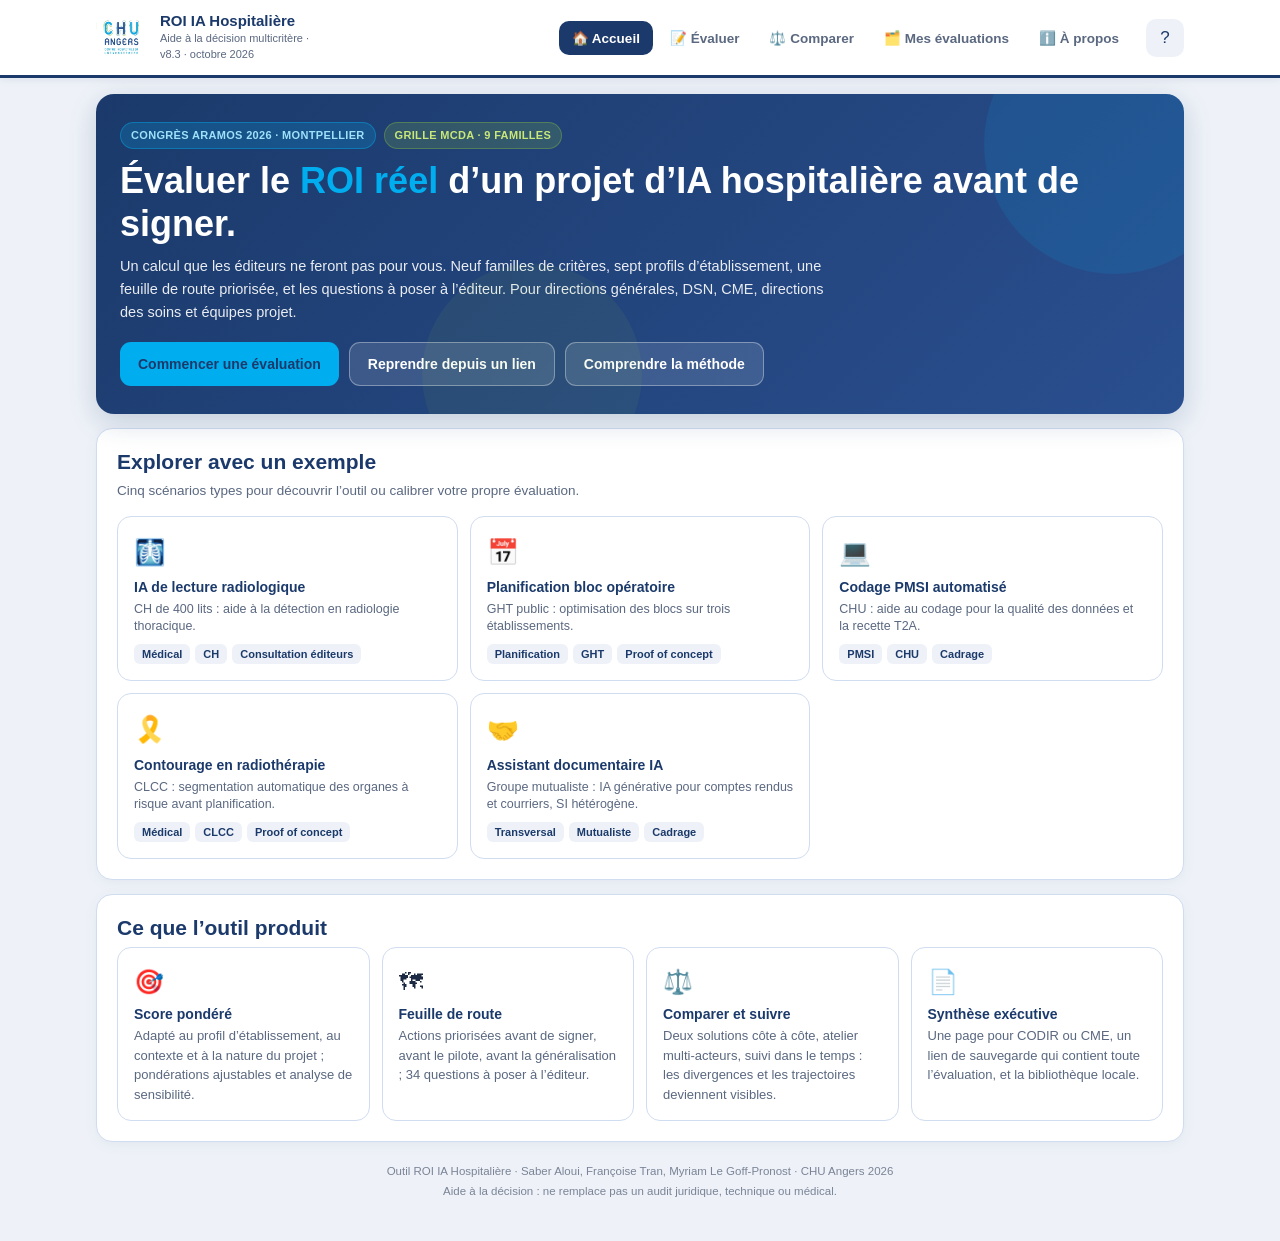
<file: index.html>
<!DOCTYPE html>
<html lang="fr">
<head>
<meta charset="UTF-8">
<meta name="viewport" content="width=device-width, initial-scale=1.0, viewport-fit=cover">
<title>ROI IA Hospitalière · Aide à la décision multicritère · CHU Angers</title>
<meta name="description" content="Évaluer le retour sur investissement réel d'un projet d'IA hospitalière : grille MCDA en neuf familles, comparateur, atelier multi-acteurs, suivi dans le temps. CHU Angers, 2026.">
<meta name="theme-color" content="#1B3A6B">
<meta name="application-name" content="ROI IA Hospitalière">
<meta name="apple-mobile-web-app-capable" content="yes">
<meta name="mobile-web-app-capable" content="yes">
<meta name="apple-mobile-web-app-status-bar-style" content="black-translucent">
<meta name="apple-mobile-web-app-title" content="ROI IA">
<link rel="manifest" href="manifest.webmanifest">
<link rel="icon" type="image/png" sizes="32x32" href="icons/icon-32.png">
<link rel="icon" type="image/png" sizes="192x192" href="icons/icon-192.png">
<link rel="apple-touch-icon" href="icons/icon-180.png">
<style>
/* ============================================================
   ROI IA Hospitalière — v8.0 — charte CHU Angers
   ============================================================ */
*{box-sizing:border-box;margin:0;padding:0}
:root{
  --navy:#1B3A6B;--navy2:#2A4F8F;--cyan:#00AEEF;--mint:#8DC63F;
  --cyan-light:#E5F7FD;--navy-light:#EEF2F8;--line:#D0DCF0;
  --text:#1B2A42;--muted:#5A6880;--bg:#EEF2F8;
  --green:#0F6E56;--red:#A32D2D;--amber:#BA7517;--orange:#D85A30;
  --greenBg:#E5F4EE;--redBg:#FCEBEB;--amberBg:#FAEEDA;
  --radius:14px;--nav-h:64px;--top-h:60px;
}
html{-webkit-text-size-adjust:100%}
body{font-family:"Segoe UI",-apple-system,BlinkMacSystemFont,Inter,Roboto,Arial,sans-serif;background:var(--bg);color:var(--text);line-height:1.5;-webkit-tap-highlight-color:transparent}
button,input,select,textarea{font-family:inherit;font-size:inherit}
button{cursor:pointer}
a{color:var(--navy)}
h1,h2,h3,h4{line-height:1.2;font-weight:800;color:var(--navy)}
.hidden{display:none!important}
.sr-only{position:absolute;width:1px;height:1px;overflow:hidden;clip:rect(0 0 0 0)}

/* ---------- Top bar ---------- */
.topbar{position:sticky;top:0;z-index:500;background:#fff;border-bottom:3px solid var(--navy);box-shadow:0 2px 8px rgba(27,58,107,.08)}
.topbar-inner{max-width:1120px;margin:auto;padding:8px 16px;display:flex;align-items:center;gap:14px;min-height:var(--top-h)}
.topbar-logo{height:42px;flex-shrink:0}
.topbar-title{flex:1;min-width:0}
.topbar-title strong{display:block;font-size:15px;color:var(--navy);line-height:1.15;white-space:nowrap;overflow:hidden;text-overflow:ellipsis}
.topbar-title span{display:block;font-size:11px;color:var(--muted);white-space:nowrap;overflow:hidden;text-overflow:ellipsis}
.topnav{display:none;gap:4px}
.topnav button{background:none;border:none;padding:9px 13px;border-radius:10px;font-weight:700;font-size:13.5px;color:var(--muted);display:flex;align-items:center;gap:6px;transition:.15s}
.topnav button:hover{background:var(--navy-light);color:var(--navy)}
.topnav button.active{background:var(--navy);color:#fff}
.iconbtn{background:var(--navy-light);border:none;width:38px;height:38px;border-radius:10px;font-size:17px;color:var(--navy);display:flex;align-items:center;justify-content:center;flex-shrink:0}
.iconbtn:hover{background:var(--cyan-light)}

/* ---------- Screens ---------- */
.page{max-width:1120px;margin:auto;padding:16px 16px calc(var(--nav-h) + 24px + env(safe-area-inset-bottom))}
.screen{display:none;animation:fade .2s ease}
.screen.active{display:block}
@keyframes fade{from{opacity:0;transform:translateY(4px)}to{opacity:1;transform:none}}

/* ---------- Bottom nav ---------- */
.bottomnav{position:fixed;bottom:0;left:0;right:0;z-index:600;background:#fff;border-top:1px solid var(--line);display:flex;height:calc(var(--nav-h) + env(safe-area-inset-bottom));padding-bottom:env(safe-area-inset-bottom);box-shadow:0 -4px 16px rgba(27,58,107,.08)}
.bottomnav button{flex:1;background:none;border:none;display:flex;flex-direction:column;align-items:center;justify-content:center;gap:3px;color:var(--muted);font-size:10.5px;font-weight:700;position:relative;padding:4px 2px}
.bottomnav button .ic{font-size:21px;line-height:1;transition:transform .15s}
.bottomnav button.active{color:var(--navy)}
.bottomnav button.active .ic{transform:translateY(-2px) scale(1.08)}
.bottomnav button.active::before{content:'';position:absolute;top:0;left:22%;right:22%;height:3px;border-radius:0 0 4px 4px;background:var(--cyan)}
.bottomnav button .badge-dot{position:absolute;top:8px;right:calc(50% - 16px);background:var(--cyan);color:var(--navy);font-size:9px;font-weight:800;border-radius:999px;min-width:16px;height:16px;display:flex;align-items:center;justify-content:center;padding:0 4px}
@media(min-width:900px){
  .topnav{display:flex}
  .bottomnav{display:none}
  .page{padding-bottom:40px}
}

/* ---------- Common blocks ---------- */
.panel{background:#fff;border:1px solid var(--line);border-radius:16px;padding:20px;margin-bottom:14px;box-shadow:0 3px 14px rgba(27,58,107,.05)}
.panel.tight{padding:14px 16px}
.section-title{font-size:21px;margin-bottom:6px}
.section-sub{color:var(--muted);font-size:13.5px;margin-bottom:14px;line-height:1.55}
.h3{font-size:15px;color:var(--navy);font-weight:800;margin:16px 0 9px;display:flex;align-items:center;gap:7px}
.h3::before{content:'';width:3px;height:16px;background:var(--cyan);border-radius:2px}
.small{font-size:12.5px;color:var(--muted)}
.row{display:flex;gap:10px;flex-wrap:wrap;align-items:center}
.grid{display:grid;gap:12px}
.grid-2{grid-template-columns:repeat(2,minmax(0,1fr))}
.grid-3{grid-template-columns:repeat(3,minmax(0,1fr))}
.grid-4{grid-template-columns:repeat(4,minmax(0,1fr))}
@media(max-width:760px){.grid-3,.grid-4{grid-template-columns:repeat(2,minmax(0,1fr))}}
@media(max-width:480px){.grid-2,.grid-3,.grid-4{grid-template-columns:1fr}}

.btn{border:none;border-radius:11px;padding:11px 18px;font-weight:700;font-size:14px;transition:.15s;display:inline-flex;align-items:center;justify-content:center;gap:7px;min-height:44px;text-decoration:none}
.btn-sm{padding:8px 13px;font-size:13px;min-height:38px;border-radius:9px}
.btn-primary{background:var(--cyan);color:var(--navy)}
.btn-primary:hover{filter:brightness(.95)}
.btn-navy{background:var(--navy);color:#fff}
.btn-navy:hover{background:var(--navy2)}
.btn-secondary{background:#fff;color:var(--navy);border:1.5px solid var(--line)}
.btn-secondary:hover{border-color:var(--cyan);background:var(--cyan-light)}
.btn-ghost{background:rgba(255,255,255,.12);color:#fff;border:1.5px solid rgba(255,255,255,.35)}
.btn-ghost:hover{background:rgba(255,255,255,.2)}
.btn-danger{background:var(--redBg);color:var(--red)}
.btn-block{width:100%}
.btn[disabled]{opacity:.5;cursor:not-allowed}

.card{border:1.5px solid var(--line);border-radius:14px;padding:16px;background:#fff;transition:.15s}
.card:hover{border-color:var(--cyan)}
.card .card-icon{font-size:1.5rem;display:block;margin-bottom:6px}
.card h3{font-size:14px;margin-bottom:4px}
.card p{font-size:13px;color:var(--muted)}
.clickable{cursor:pointer}
.tag{font-size:11px;background:var(--navy-light);color:var(--navy);border-radius:6px;padding:2px 8px;font-weight:700;white-space:nowrap}
.pill{display:inline-flex;align-items:center;gap:5px;font-size:11px;font-weight:700;border-radius:999px;padding:4px 10px;letter-spacing:.03em;text-transform:uppercase}
.pill-cyan{background:var(--cyan-light);color:var(--navy);border:1px solid rgba(0,174,239,.3)}
.pill-mint{background:rgba(141,198,63,.18);color:#3E6B10;border:1px solid rgba(141,198,63,.4)}
.pill-navy{background:var(--navy);color:#fff}

.alert{border-radius:12px;padding:12px 15px;margin:8px 0;font-size:13.5px;line-height:1.55}
.alert.red{background:var(--redBg);color:#741c1c;border-left:4px solid var(--red)}
.alert.amber{background:var(--amberBg);color:#654006;border-left:4px solid var(--amber)}
.alert.green{background:var(--greenBg);color:#0b4738;border-left:4px solid var(--green)}
.alert.blue{background:var(--cyan-light);color:var(--navy);border-left:4px solid var(--cyan)}

/* ---------- Forms ---------- */
.field{margin-bottom:12px}
.field label{display:block;font-weight:700;font-size:13px;margin-bottom:5px;color:var(--navy)}
.field input,.field select,.field textarea{width:100%;border:1.5px solid var(--line);border-radius:11px;padding:12px;font-size:16px;background:#fff;color:var(--text);transition:.15s}
.field input:focus,.field select:focus,.field textarea:focus{outline:none;border-color:var(--cyan);box-shadow:0 0 0 3px rgba(0,174,239,.14)}
.field textarea{min-height:90px;resize:vertical}
.form-row{display:grid;grid-template-columns:1fr 1fr;gap:12px}
@media(max-width:640px){.form-row{grid-template-columns:1fr}}

/* ---------- Home / hero ---------- */
.hero{background:linear-gradient(135deg,var(--navy) 0%,var(--navy2) 100%);color:#fff;border-radius:18px;padding:28px 24px;margin-bottom:14px;position:relative;overflow:hidden;box-shadow:0 8px 28px rgba(27,58,107,.2)}
.hero::before{content:'';position:absolute;top:-80px;right:-60px;width:260px;height:260px;border-radius:50%;background:rgba(0,174,239,.12)}
.hero::after{content:'';position:absolute;bottom:-70px;left:30%;width:220px;height:220px;border-radius:50%;background:rgba(141,198,63,.07)}
.hero>*{position:relative}
.hero h1{color:#fff;font-size:clamp(22px,4vw,36px);margin:10px 0 10px;font-weight:900}
.hero h1 span{color:var(--cyan)}
.hero p{font-size:14.5px;opacity:.9;max-width:720px;line-height:1.6}
.hero-actions{display:flex;gap:10px;flex-wrap:wrap;margin-top:18px}
@media(max-width:560px){.hero-actions .btn{width:100%}}
.hero-pills{display:flex;gap:8px;flex-wrap:wrap}
.hero .pill-cyan{background:rgba(0,174,239,.2);color:#9EE1FA;border-color:rgba(0,174,239,.4)}
.hero .pill-mint{background:rgba(141,198,63,.18);color:#C8E87A;border-color:rgba(141,198,63,.35)}

.example-card{text-align:left}
.example-card .ex-icon{font-size:1.6rem;display:block;margin-bottom:6px}
.example-card .ex-title{font-size:14px;font-weight:800;color:var(--navy);margin-bottom:3px}
.example-card .ex-desc{font-size:12.5px;color:var(--muted);line-height:1.4;margin-bottom:8px}
.example-card .ex-tags{display:flex;gap:5px;flex-wrap:wrap}
.last-eval{display:flex;align-items:center;gap:12px;border:1.5px solid var(--cyan);background:var(--cyan-light);border-radius:14px;padding:12px 14px;margin-bottom:14px}
.last-eval .score{font-size:26px;font-weight:900;line-height:1}
.last-eval .meta{flex:1;min-width:0}
.last-eval .meta strong{display:block;font-size:14px;color:var(--navy);white-space:nowrap;overflow:hidden;text-overflow:ellipsis}
.last-eval .meta span{font-size:12px;color:var(--muted)}

/* ---------- Eval steps ---------- */
.steps{display:flex;align-items:center;gap:6px;margin-bottom:16px}
.steps .dot{flex:1;height:6px;border-radius:999px;background:#d0dcf0}
.steps .dot.active{background:var(--cyan)}
.steps .dot.done{background:var(--navy)}
.steps .lbl{font-size:12px;color:var(--muted);font-weight:700;white-space:nowrap}

.profile-grid{display:grid;grid-template-columns:repeat(auto-fill,minmax(150px,1fr));gap:9px;margin-bottom:14px}
.profile-card{border:1.5px solid var(--line);border-radius:12px;padding:11px 10px;cursor:pointer;background:#fff;transition:.15s;text-align:center;user-select:none}
.profile-card:hover{border-color:var(--cyan);background:var(--cyan-light)}
.profile-card.selected{border-color:var(--navy);background:var(--navy-light);box-shadow:0 0 0 3px rgba(27,58,107,.12)}
.profile-card .p-ic{font-size:1.5rem;display:block;margin-bottom:4px}
.profile-card .p-name{font-size:12.5px;font-weight:800;color:var(--navy);line-height:1.2}
.profile-desc{font-size:12.5px;color:var(--muted);background:var(--navy-light);border-radius:10px;padding:9px 12px;margin-bottom:14px;line-height:1.5;min-height:40px}
.nature-grid{display:grid;grid-template-columns:repeat(3,1fr);gap:9px;margin-bottom:14px}
@media(max-width:560px){.nature-grid{grid-template-columns:repeat(2,1fr)}}
.nature-card{border:1.5px solid var(--line);border-radius:12px;padding:12px 10px;cursor:pointer;background:#fff;text-align:center;transition:.15s;user-select:none}
.nature-card:hover{border-color:var(--cyan);background:var(--cyan-light)}
.nature-card.selected{border-color:var(--navy);background:var(--navy-light);box-shadow:0 0 0 3px rgba(27,58,107,.12)}
.nature-card .n-ic{font-size:1.5rem;display:block;margin-bottom:4px}
.nature-card .n-name{font-size:12.5px;font-weight:800;color:var(--navy)}
.nature-card .n-desc{font-size:10.5px;color:var(--muted);margin-top:3px;line-height:1.3}
@media(max-width:480px){.nature-card .n-desc{display:none}.wiz-dot{width:32px;height:32px;font-size:14px}.wiz-dots{gap:5px}}
.seg{display:inline-flex;border:1.5px solid var(--line);border-radius:12px;overflow:hidden;background:#fff}
.seg button{border:none;background:none;padding:9px 12px;font-size:12.5px;font-weight:700;color:var(--muted);min-height:40px}
.seg button.active{background:var(--navy);color:#fff}
.seg.block{display:flex;width:100%}
.seg.block button{flex:1}

/* ---------- Wizard ---------- */
.crit-progress{display:flex;align-items:center;gap:10px;background:var(--cyan-light);border:1px solid rgba(0,174,239,.2);border-radius:10px;padding:9px 13px;margin-bottom:14px}
.crit-progress-bar{flex:1;height:6px;background:rgba(0,174,239,.2);border-radius:999px;overflow:hidden}
.crit-progress-fill{height:100%;background:var(--cyan);border-radius:999px;transition:width .3s}
.crit-progress-label{font-size:12.5px;color:var(--navy);font-weight:700;white-space:nowrap}
.wiz-dots{display:flex;gap:6px;justify-content:center;flex-wrap:wrap;margin-bottom:14px}
.wiz-dot{width:36px;height:36px;border-radius:50%;border:2px solid var(--line);background:#fff;display:flex;align-items:center;justify-content:center;font-size:15px;cursor:pointer;transition:.15s;position:relative}
.wiz-dot.active{border-color:var(--navy);background:var(--navy);transform:scale(1.12);box-shadow:0 0 0 3px rgba(27,58,107,.15)}
.wiz-dot.done{border-color:var(--cyan);background:var(--cyan-light)}
.wiz-dot.partial{border-color:var(--amber);background:var(--amberBg)}
.dim-page{display:none}
.dim-page.active{display:block;animation:fade .2s ease}
.dim-head{display:flex;align-items:center;gap:14px;padding:16px 18px;background:linear-gradient(135deg,var(--navy),var(--navy2));border-radius:14px;margin-bottom:12px;color:#fff}
.dim-head .d-ic{font-size:2rem}
.dim-head .d-name{font-size:18px;font-weight:800;line-height:1.2}
.dim-head .d-sub{font-size:12px;opacity:.8;margin-top:2px}
.dim-head .d-score{margin-left:auto;text-align:right;flex-shrink:0}
.dim-head .d-score strong{font-size:28px;font-weight:900;color:var(--cyan);line-height:1;display:block}
.dim-head .d-score span{font-size:10.5px;opacity:.75;text-transform:uppercase;letter-spacing:.04em}
.dim-help{background:var(--navy-light);border-left:3px solid var(--cyan);border-radius:0 10px 10px 0;padding:10px 13px;font-size:13px;color:var(--navy);line-height:1.55;margin-bottom:12px}
.criterion{border:1.5px solid var(--line);border-radius:14px;padding:15px;margin-bottom:11px;background:#fff;transition:.15s}
.criterion.scored{border-color:rgba(0,174,239,.35);background:#FAFCFF}
.criterion.na{border-style:dashed;background:#FAFAFA}
.crit-top{display:flex;justify-content:space-between;gap:10px;align-items:flex-start}
.crit-label{font-size:14.5px;font-weight:800;color:var(--navy)}
.crit-help{font-size:12.5px;color:var(--muted);margin:4px 0 12px;line-height:1.5}
.badge-score{font-size:11px;border-radius:999px;padding:4px 9px;white-space:nowrap;font-weight:700;flex-shrink:0}
.badge-score.ns{background:#eef2f7;color:var(--muted)}
.badge-score.risk{background:var(--redBg);color:var(--red)}
.badge-score.warn{background:var(--amberBg);color:var(--amber)}
.badge-score.ok{background:var(--greenBg);color:var(--green)}
.scale{display:flex;gap:6px}
.scale-btn{flex:1;border:2px solid var(--line);border-radius:11px;padding:9px 2px;background:#fff;text-align:center;transition:.12s;min-height:54px;cursor:pointer;user-select:none}
.scale-btn:hover{border-color:var(--cyan);background:var(--cyan-light)}
.scale-btn.sel{background:var(--navy);border-color:var(--navy);color:#fff}
.scale-btn .n{font-size:18px;font-weight:900;display:block;line-height:1}
.scale-btn .l{font-size:9.5px;color:var(--muted);display:block;margin-top:3px;line-height:1.1}
.scale-btn.sel .l{color:rgba(255,255,255,.75)}
.scale-btn.na-btn{flex:.65;border-style:dashed}
.scale-btn.na-btn.sel{background:#5A6880;border-color:#5A6880}
.guided-toggle{display:flex;align-items:center;gap:7px;font-size:12.5px;color:var(--navy);cursor:pointer;padding:9px 0 0;font-weight:700}
.guided-toggle:hover{color:var(--cyan)}
.guided-panel{display:none;background:#EEF7FD;border:1px solid #C8E4F4;border-radius:10px;padding:12px 14px;margin-top:9px}
.guided-panel.open{display:block}
.guided-q{margin-bottom:11px}.guided-q:last-of-type{margin-bottom:0}
.guided-q-text{font-size:13px;font-weight:700;color:var(--navy);margin-bottom:6px;line-height:1.4}
.guided-opts{display:flex;gap:6px;flex-wrap:wrap}
.guided-opt{border:1.5px solid var(--line);background:#fff;border-radius:8px;padding:7px 11px;font-size:12.5px;color:var(--muted);min-height:38px}
.guided-opt:hover{border-color:var(--cyan);color:var(--navy)}
.guided-opt.sel{background:var(--navy);border-color:var(--navy);color:#fff}
.guided-result{margin-top:9px;font-size:12.5px;color:var(--muted);background:#fff;border:1px solid var(--line);border-radius:8px;padding:7px 10px;display:none}
.guided-result.show{display:block}
.inline-alert{display:none;border-radius:10px;padding:9px 12px;margin-top:9px;font-size:12.5px;line-height:1.5;gap:8px;align-items:flex-start}
.inline-alert.show{display:flex}
.inline-alert.critical{background:var(--redBg);border-left:3px solid var(--red);color:#741c1c}
.inline-alert.warning{background:var(--amberBg);border-left:3px solid var(--amber);color:#654006}
.wiz-footer{display:flex;justify-content:space-between;align-items:center;gap:10px;margin-top:16px;padding-top:14px;border-top:2px solid var(--line);flex-wrap:wrap}
.wiz-footer .cnt{font-size:12.5px;color:var(--muted);font-weight:700}
.tip{display:inline-flex;align-items:center;justify-content:center;width:16px;height:16px;border-radius:50%;background:var(--cyan);color:#fff;font-size:10px;font-weight:800;cursor:pointer;margin-left:4px;vertical-align:middle;position:relative}
.tip-box{display:none;position:absolute;bottom:calc(100% + 8px);left:50%;transform:translateX(-50%);background:var(--navy);color:#fff;font-size:12px;line-height:1.5;padding:9px 12px;border-radius:10px;width:250px;z-index:900;font-weight:400;box-shadow:0 4px 16px rgba(0,0,0,.2);text-align:left}
.tip.open .tip-box{display:block}
@media(hover:hover){.tip:hover .tip-box{display:block}}
@media(max-width:600px){.tip-box{left:auto;right:-10px;transform:none}}

/* ---------- Results ---------- */
.results-hero{background:linear-gradient(135deg,var(--navy),var(--navy2));color:#fff;border-radius:16px;padding:22px 24px;display:flex;justify-content:space-between;gap:18px;align-items:center;flex-wrap:wrap;margin-bottom:12px}
.big-score{font-size:60px;font-weight:900;line-height:1;color:var(--cyan)}
.big-score small{font-size:20px;font-weight:400;opacity:.6;color:#fff}
.verdict{font-size:16px;font-weight:700;margin-top:6px}
.ctx-box{background:rgba(255,255,255,.1);border-radius:12px;padding:12px 15px;font-size:13px;line-height:1.9;min-width:220px}
.ctx-box span{opacity:.7}
.kpis{display:grid;grid-template-columns:repeat(5,1fr);gap:9px;margin-bottom:12px}
@media(max-width:900px){.kpis{grid-template-columns:repeat(3,1fr)}}
@media(max-width:520px){.kpis{grid-template-columns:repeat(2,1fr)}}
.kpi{background:#fff;border:1.5px solid var(--line);border-radius:12px;padding:12px}
.kpi small{display:block;color:var(--muted);font-size:10.5px;text-transform:uppercase;letter-spacing:.05em;font-weight:700;margin-bottom:4px}
.kpi strong{font-size:20px;color:var(--navy);display:block}
.results-layout{display:grid;grid-template-columns:1fr 340px;gap:12px;margin-bottom:12px}
@media(max-width:860px){.results-layout{grid-template-columns:1fr}}
.dim-list{display:flex;flex-direction:column;gap:7px}
.dim{border:1.5px solid var(--line);border-radius:12px;padding:11px 14px;background:#fff}
.dim-row{display:flex;justify-content:space-between;gap:8px;font-weight:700;font-size:13px;margin-bottom:6px;align-items:center}
.dim-row .w{font-size:10.5px;color:var(--muted);font-weight:600}
.bar{height:7px;background:#e0e8f4;border-radius:999px;overflow:hidden}
.fill{height:100%;border-radius:999px;transition:width .6s}
.radar-wrap{background:#fff;border:1.5px solid var(--line);border-radius:14px;padding:14px;display:flex;flex-direction:column;align-items:center}
.radar-title{font-size:11px;color:var(--muted);text-transform:uppercase;letter-spacing:.06em;margin-bottom:8px;align-self:flex-start;font-weight:700}
.radar-wrap svg{max-width:100%;height:auto}
details.sec{background:#fff;border:1.5px solid var(--line);border-radius:14px;margin-bottom:10px;overflow:hidden}
details.sec summary{list-style:none;cursor:pointer;padding:13px 16px;font-size:14.5px;font-weight:800;color:var(--navy);display:flex;align-items:center;gap:9px;user-select:none}
details.sec summary::-webkit-details-marker{display:none}
details.sec summary::after{content:'›';margin-left:auto;font-size:22px;transform:rotate(90deg);transition:transform .2s;color:var(--muted)}
details.sec[open] summary::after{transform:rotate(-90deg)}
details.sec .sec-body{padding:0 16px 16px}
.reco-list{list-style:none}
.reco-list li{padding:10px 13px;border-left:3px solid var(--cyan);background:var(--navy-light);border-radius:0 10px 10px 0;margin-bottom:7px;font-size:13.5px;line-height:1.5}
.table{width:100%;border-collapse:collapse;font-size:13px}
.table th,.table td{border-bottom:1px solid var(--line);padding:8px 9px;text-align:left;vertical-align:top}
.table th{color:var(--navy);background:var(--navy-light);font-weight:700}
.table tr:last-child td{border-bottom:none}
.table-wrap{overflow-x:auto;-webkit-overflow-scrolling:touch}
.actions-bar{display:flex;gap:8px;flex-wrap:wrap;margin:12px 0}
.actions-bar .btn{flex:1 1 auto}
.save-bar{background:var(--cyan-light);border:1px solid rgba(0,174,239,.25);border-radius:10px;padding:10px 12px;margin-bottom:12px;display:flex;align-items:center;gap:8px;flex-wrap:wrap}
.save-bar input{flex:1;border:1px solid var(--line);border-radius:7px;padding:7px 9px;font-size:12px;font-family:monospace;min-width:160px;background:#fff}
.weights-grid{display:grid;grid-template-columns:repeat(auto-fill,minmax(230px,1fr));gap:10px}
.w-row{display:flex;align-items:center;gap:8px;font-size:13px}
.w-row .w-name{flex:1;font-weight:700;color:var(--navy);font-size:12.5px}
.w-row input[type=range]{width:110px;accent-color:var(--navy)}
.w-row .w-val{width:22px;text-align:center;font-weight:800}
.sens-row{display:flex;align-items:center;gap:8px;margin-bottom:6px;font-size:12px}
.sens-label{width:140px;flex-shrink:0;font-weight:700;color:var(--navy);white-space:nowrap;overflow:hidden;text-overflow:ellipsis}
.sens-track{flex:1;height:8px;background:#e0e8f4;border-radius:999px;position:relative}
.sens-bar{position:absolute;top:0;height:100%;background:rgba(0,174,239,.6);border-radius:999px}
.sens-base{position:absolute;top:-3px;width:2px;height:14px;background:var(--navy)}
.sens-range{width:70px;text-align:right;color:var(--muted);flex-shrink:0}
.calc-grid{display:grid;grid-template-columns:repeat(auto-fill,minmax(210px,1fr));gap:10px;margin-bottom:12px}
.calc-result{background:linear-gradient(135deg,var(--navy),var(--navy2));color:#fff;border-radius:12px;padding:16px;display:grid;grid-template-columns:repeat(3,1fr);gap:10px;text-align:center}
@media(max-width:600px){.calc-result{grid-template-columns:1fr}}
.calc-kpi small{display:block;font-size:10.5px;opacity:.7;text-transform:uppercase;letter-spacing:.05em}
.calc-kpi strong{font-size:21px;font-weight:900;color:var(--cyan);display:block}
.calc-kpi span{font-size:11px;opacity:.65}
.scen{display:grid;grid-template-columns:repeat(3,1fr);gap:8px;margin-top:10px}
@media(max-width:600px){.scen{grid-template-columns:1fr}}
.scen div{border:1px solid var(--line);border-radius:10px;padding:9px 11px;font-size:12.5px}
.scen strong{display:block;font-size:15px;color:var(--navy)}
.maturity{display:grid;grid-template-columns:auto 1fr;gap:16px;align-items:center}
@media(max-width:560px){.maturity{grid-template-columns:1fr}}
.maturity .m-score{font-size:40px;font-weight:900;line-height:1;text-align:center}
.m-bar-lbl{display:flex;justify-content:space-between;font-size:12px;margin-bottom:3px}
.m-bar{height:6px;background:#e0e8f4;border-radius:999px;overflow:hidden;margin-bottom:8px}

/* effort / récompense */
.er-grid{display:grid;grid-template-columns:1fr 1fr;gap:14px}
@media(max-width:700px){.er-grid{grid-template-columns:1fr}}
.er-col h4{font-size:13px;margin-bottom:8px;display:flex;align-items:center;gap:6px}
.er-item{display:grid;grid-template-columns:1fr 92px;gap:8px;align-items:center;margin-bottom:8px}
.er-item .er-lbl{font-size:12.5px;font-weight:700;color:var(--navy);line-height:1.2}
.er-item .er-lbl span{display:block;font-size:11px;color:var(--muted);font-weight:500}
.er-seg{display:flex;border:1.5px solid var(--line);border-radius:8px;overflow:hidden}
.er-seg button{flex:1;border:none;background:#fff;font-size:12px;font-weight:700;color:var(--muted);min-height:34px;padding:0}
.er-seg button.sel{background:var(--navy);color:#fff}
.er-balance{margin-top:14px;border:1.5px solid var(--line);border-radius:12px;padding:14px;background:#fff}
.er-scale{height:12px;border-radius:999px;background:linear-gradient(90deg,#0F6E56 0%,#00AEEF 35%,#BA7517 65%,#A32D2D 100%);position:relative;margin:10px 0}
.er-cursor{position:absolute;top:-6px;width:4px;height:24px;background:var(--navy);border-radius:2px;transform:translateX(-2px)}
.er-ratio{font-size:30px;font-weight:900;line-height:1}
.er-levers li{font-size:13px;margin:5px 0 5px 18px}

/* roadmap */
.rm-phase{border:1.5px solid var(--line);border-radius:14px;margin-bottom:10px;overflow:hidden;background:#fff}
.rm-head{display:flex;align-items:center;gap:11px;padding:12px 14px;border-bottom:1px solid var(--line)}
.rm-ic{width:34px;height:34px;border-radius:50%;display:flex;align-items:center;justify-content:center;font-size:15px;flex-shrink:0}
.rm-phase.urgent .rm-ic{background:var(--redBg)}.rm-phase.important .rm-ic{background:var(--amberBg)}.rm-phase.normal .rm-ic{background:var(--greenBg)}
.rm-title{font-size:14px;font-weight:800}
.rm-phase.urgent .rm-title{color:var(--red)}.rm-phase.important .rm-title{color:var(--amber)}.rm-phase.normal .rm-title{color:var(--green)}
.rm-sub{font-size:11.5px;color:var(--muted)}
.rm-count{margin-left:auto;font-size:11.5px;font-weight:700;padding:3px 9px;border-radius:999px;background:var(--navy-light);color:var(--navy);white-space:nowrap}
.rm-actions{padding:8px 14px 12px}
.rm-action{display:flex;align-items:flex-start;gap:10px;padding:8px 10px;border-radius:9px;margin-bottom:5px;font-size:13px;line-height:1.5;background:#fafcff;border:1px solid #eef2f8;cursor:pointer}
.rm-action:hover{border-color:var(--cyan)}
.rm-chk{width:22px;height:22px;border:2px solid var(--line);border-radius:6px;flex-shrink:0;margin-top:1px;display:flex;align-items:center;justify-content:center;font-size:12px;color:#fff}
.rm-action.done .rm-chk{background:var(--navy);border-color:var(--navy)}
.rm-action.done .rm-chk::after{content:'✓'}
.rm-action.done .rm-txt{color:var(--muted);text-decoration:line-through}
.rm-txt{flex:1}
.rm-progress{display:flex;align-items:center;gap:10px;background:var(--navy-light);border-radius:10px;padding:9px 13px;margin-bottom:12px}
.rm-progress .bar{flex:1}

/* checklist */
.cl-cat{margin-bottom:14px}
.cl-cat-title{font-size:13px;font-weight:800;color:var(--navy);margin-bottom:7px}
.cl-item{display:flex;align-items:flex-start;gap:10px;padding:8px 10px;border-radius:9px;margin-bottom:4px;font-size:13px;line-height:1.5;background:#fff;border:1px solid var(--line);cursor:pointer}
.cl-item.checked{background:#f0f8f0;border-color:#9dd9a0}
.cl-item .rm-chk{margin-top:2px}
.cl-item.checked .rm-chk{background:var(--green);border-color:var(--green)}
.cl-item.checked .rm-chk::after{content:'✓'}

/* exec summary */
.exec{background:#fff;border:1.5px solid var(--line);border-radius:16px;padding:24px}
.exec-head{display:flex;justify-content:space-between;gap:12px;align-items:flex-start;padding-bottom:12px;border-bottom:3px solid var(--navy);margin-bottom:16px;flex-wrap:wrap}
.exec-head img{height:40px}
.exec-title{font-size:18px;font-weight:800;color:var(--navy)}
.exec-sub{font-size:12.5px;color:var(--muted)}
.exec-score{background:linear-gradient(135deg,var(--navy),var(--navy2));color:#fff;border-radius:12px;padding:14px 18px;display:flex;align-items:center;gap:16px;margin-bottom:14px;flex-wrap:wrap}
.exec-score .n{font-size:44px;font-weight:900;color:var(--cyan);line-height:1}
.exec-grid{display:grid;grid-template-columns:1fr 1fr;gap:14px;margin-bottom:12px}
@media(max-width:640px){.exec-grid{grid-template-columns:1fr}}
.exec-h{font-size:11.5px;font-weight:800;color:var(--navy);text-transform:uppercase;letter-spacing:.06em;margin-bottom:7px}
.exec-footer{font-size:11px;color:var(--muted);text-align:center;padding-top:10px;border-top:1px solid var(--line);display:flex;justify-content:center;gap:12px;flex-wrap:wrap}

/* ---------- Compare ---------- */
.picker{border:1.5px solid var(--line);border-radius:14px;padding:14px;background:#fff;margin-bottom:12px}
.pick-item{display:flex;align-items:center;gap:10px;padding:9px 10px;border-radius:10px;border:1px solid var(--line);margin-bottom:6px;cursor:pointer;background:#fff}
.pick-item.sel{border-color:var(--navy);background:var(--navy-light)}
.pick-item .pk-chk{width:22px;height:22px;border-radius:6px;border:2px solid var(--line);display:flex;align-items:center;justify-content:center;color:#fff;font-size:12px;flex-shrink:0}
.pick-item.sel .pk-chk{background:var(--navy);border-color:var(--navy)}
.pick-item.sel .pk-chk::after{content:'✓'}
.pick-item .pk-meta{flex:1;min-width:0}
.pick-item .pk-meta strong{display:block;font-size:13.5px;color:var(--navy);white-space:nowrap;overflow:hidden;text-overflow:ellipsis}
.pick-item .pk-meta span{font-size:11.5px;color:var(--muted)}
.pick-item .pk-score{font-weight:900;font-size:18px}
.legend{display:flex;gap:12px;flex-wrap:wrap;font-size:12px;margin:8px 0}
.legend span{display:inline-flex;align-items:center;gap:5px}
.legend i{width:14px;height:4px;border-radius:2px;display:inline-block}
.cmp-cards{display:grid;grid-template-columns:repeat(auto-fit,minmax(150px,1fr));gap:9px;margin-bottom:12px}
.cmp-card{border:2px solid var(--line);border-radius:14px;padding:12px;text-align:center}
.cmp-card.win{box-shadow:0 4px 16px rgba(0,0,0,.1)}
.cmp-card .c-name{font-size:12px;font-weight:800;text-transform:uppercase;letter-spacing:.04em;white-space:nowrap;overflow:hidden;text-overflow:ellipsis}
.cmp-card .c-score{font-size:32px;font-weight:900;line-height:1.1}
.cmp-card .c-verdict{font-size:11px;color:var(--muted);line-height:1.3;margin-top:3px}
.banner{background:linear-gradient(135deg,var(--navy),var(--navy2));color:#fff;border-radius:12px;padding:13px 16px;margin-bottom:12px;text-align:center}
.banner small{display:block;font-size:10.5px;opacity:.75;text-transform:uppercase;letter-spacing:.07em;margin-bottom:3px}
.banner strong{font-size:15.5px}
.spark{width:100%;height:auto}

/* ---------- Library ---------- */
.lib-card{display:flex;align-items:center;gap:12px;border:1.5px solid var(--line);border-radius:14px;padding:12px 14px;background:#fff;margin-bottom:9px}
.lib-card .l-score{width:56px;height:56px;border-radius:14px;display:flex;flex-direction:column;align-items:center;justify-content:center;color:#fff;font-weight:900;font-size:19px;line-height:1;flex-shrink:0}
.lib-card .l-score small{font-size:9px;font-weight:600;opacity:.8}
.lib-card .l-meta{flex:1;min-width:0}
.lib-card .l-meta strong{display:block;font-size:14.5px;color:var(--navy);white-space:nowrap;overflow:hidden;text-overflow:ellipsis}
.lib-card .l-meta span{font-size:12px;color:var(--muted);display:block;white-space:nowrap;overflow:hidden;text-overflow:ellipsis}
.lib-card .l-actions{display:flex;gap:4px;flex-shrink:0}
.lib-card .l-actions button{background:var(--navy-light);border:none;width:36px;height:36px;border-radius:9px;font-size:15px;color:var(--navy)}
.lib-card .l-actions button:hover{background:var(--cyan-light)}
.empty{text-align:center;padding:30px 16px;color:var(--muted);font-size:14px;line-height:1.6}
.empty .big{font-size:40px;margin-bottom:8px}

/* ---------- About / help ---------- */
.auteur{border:1.5px solid var(--line);border-radius:14px;padding:14px;background:#fff}
.auteur .a-nom{font-size:15px;font-weight:800;color:var(--navy)}
.auteur .a-titre{font-size:12px;color:var(--cyan);font-weight:700;margin:2px 0 5px}
.auteur .a-bio{font-size:12.5px;color:var(--muted);line-height:1.5}
.ref{background:var(--navy-light);border-left:4px solid var(--cyan);border-radius:0 12px 12px 0;padding:12px 14px;margin-bottom:10px;font-size:13px;line-height:1.6}
.ref strong{color:var(--navy);display:block;margin-bottom:2px}
.help-dim{display:flex;gap:10px;padding:8px 0;border-bottom:1px solid var(--line);font-size:13px;line-height:1.5}
.help-dim:last-child{border-bottom:none}
.gloss-search{width:100%;border:1.5px solid var(--line);border-radius:10px;padding:10px 12px;font-size:16px;margin-bottom:10px}
.gloss-item{padding:8px 0;border-bottom:1px solid var(--line);font-size:13px;line-height:1.5}
.gloss-item:last-child{border-bottom:none}
.gloss-term{font-weight:800;color:var(--navy);display:block;margin-bottom:2px}
.fam-list{display:grid;gap:8px}
.fam-item{display:flex;gap:10px;align-items:flex-start;border:1px solid var(--line);border-radius:10px;padding:9px 11px;background:#fff;font-size:13px;line-height:1.45}
.fam-item .fi{font-size:18px}
.fam-item strong{color:var(--navy);display:block}

/* ---------- Modal ---------- */
.overlay{position:fixed;inset:0;background:rgba(20,40,80,.55);z-index:1000;display:none;align-items:flex-end;justify-content:center;padding:0;backdrop-filter:blur(2px)}
.overlay.show{display:flex}
.modal{background:#fff;border-radius:18px 18px 0 0;width:100%;max-width:860px;max-height:92vh;display:flex;flex-direction:column;box-shadow:0 24px 64px rgba(20,40,80,.3);animation:up .25s ease}
@keyframes up{from{transform:translateY(40px);opacity:0}to{transform:none;opacity:1}}
@media(min-width:700px){.overlay{align-items:center;padding:16px}.modal{border-radius:18px;max-height:88vh}}
.modal-head{background:linear-gradient(135deg,var(--navy),var(--navy2));color:#fff;padding:14px 18px;display:flex;align-items:center;gap:10px;border-radius:18px 18px 0 0;flex-shrink:0}
.modal-head strong{flex:1;font-size:15px}
.modal-close{background:rgba(255,255,255,.15);border:none;color:#fff;width:34px;height:34px;border-radius:9px;font-size:16px}
.modal-body{padding:16px 18px;overflow-y:auto;-webkit-overflow-scrolling:touch;flex:1}
.modal-foot{padding:12px 18px;border-top:1px solid var(--line);display:flex;gap:8px;justify-content:flex-end;flex-wrap:wrap;flex-shrink:0;padding-bottom:calc(12px + env(safe-area-inset-bottom))}

/* ---------- Toast / PWA ---------- */
.toast{position:fixed;left:50%;bottom:calc(var(--nav-h) + 16px + env(safe-area-inset-bottom));transform:translateX(-50%) translateY(20px);background:var(--navy);color:#fff;padding:11px 16px;border-radius:12px;font-size:13.5px;font-weight:700;opacity:0;transition:.25s;z-index:1500;pointer-events:none;max-width:90vw;text-align:center}
.toast.show{opacity:1;transform:translateX(-50%)}
@media(min-width:900px){.toast{bottom:28px}}
.pwa-banner{position:fixed;left:10px;right:10px;top:calc(var(--top-h) + 8px);background:var(--navy);color:#fff;padding:10px 12px;display:flex;align-items:center;gap:10px;z-index:1400;border-radius:14px;box-shadow:0 8px 24px rgba(0,0,0,.25);transform:translateY(-140%);opacity:0;visibility:hidden;transition:transform .35s cubic-bezier(.4,0,.2,1),opacity .3s,visibility 0s linear .35s}
.pwa-banner.show{transform:none;opacity:1;visibility:visible;transition-delay:0s}
@media(min-width:900px){.pwa-banner{left:auto;right:20px;top:auto;bottom:20px;max-width:420px;transform:translateY(140%)}}
.pwa-banner img{width:36px;height:36px;border-radius:9px;background:#fff;padding:3px;flex-shrink:0}
.pwa-banner .t{flex:1;min-width:0}
.pwa-banner .t strong{display:block;font-size:13px}
.pwa-banner .t span{font-size:11px;opacity:.8}
.pwa-banner button{border:none;border-radius:8px;padding:8px 11px;font-weight:700;font-size:12.5px}
.pwa-banner .ok{background:var(--cyan);color:var(--navy)}
.pwa-banner .no{background:rgba(255,255,255,.15);color:#fff}
.offline{position:fixed;top:calc(var(--top-h) + 6px);left:50%;transform:translateX(-50%);background:var(--amber);color:#fff;font-size:12px;font-weight:700;padding:5px 12px;border-radius:999px;z-index:700;display:none}
.offline.show{display:block}

/* ---------- Footer ---------- */
.footer{text-align:center;color:#7a8496;font-size:11.5px;margin:20px 0 6px;line-height:1.7}

/* ---------- Print ---------- */
@media print{
  body{background:#fff}
  .topbar,.bottomnav,.steps,.actions-bar,.save-bar,.wiz-footer,.footer,.pwa-banner,.toast,.offline,.no-print{display:none!important}
  .page{padding:0;max-width:none}
  .screen{display:none!important}
  .screen.active{display:block!important}
  .panel,details.sec{box-shadow:none;border:1px solid #ccc;break-inside:avoid}
  details.sec summary::after{display:none}
  details.sec:not([open]){display:none}
  .results-hero,.exec-score,.banner,.dim-head,.calc-result{-webkit-print-color-adjust:exact;print-color-adjust:exact}
  .overlay.show{position:static;background:none;display:block;backdrop-filter:none}
  .overlay.show .modal{max-height:none;box-shadow:none;max-width:none}
  .modal-body{overflow:visible}
  .modal-close,.modal-foot{display:none!important}
  body.print-modal .page{display:none}
}

/* statistiques d'usage */
.stats-chart{background:#fff;border:1.5px solid var(--line);border-radius:10px;padding:8px 8px 4px;margin:6px 0 2px}
.stats-bars{display:block;width:100%;height:60px}
.stats-axis{display:flex;justify-content:space-between;font-size:11px;color:#5A6880;margin-top:4px}
.stats-kpis{margin-top:4px}
#homeStats .pill{cursor:default}

</style>
</head>
<body>

<header class="topbar">
  <div class="topbar-inner">
    <img class="topbar-logo" src="[data-uri]" alt="CHU Angers">
    <div class="topbar-title"><strong>ROI IA Hospitalière</strong><span>Aide à la décision multicritère · <span data-version></span></span></div>
    <nav class="topnav" aria-label="Navigation">
      <button data-nav="home">🏠 Accueil</button>
      <button data-nav="eval">📝 Évaluer</button>
      <button data-nav="compare">⚖️ Comparer</button>
      <button data-nav="library">🗂️ Mes évaluations</button>
      <button data-nav="about">ℹ️ À propos</button>
    </nav>
    <button class="iconbtn" onclick="openHelp()" title="Aide et glossaire" aria-label="Aide">?</button>
  </div>
</header>
<div class="offline" id="offline">Hors ligne · l’application reste utilisable</div>

<main class="page">

  <!-- ===================== ACCUEIL ===================== -->
  <section class="screen" id="scr-home">
    <div class="hero">
      <div class="hero-pills"><span class="pill pill-cyan">Congrès ARAMOS 2026 · Montpellier</span><span class="pill pill-mint">Grille MCDA · 9 familles</span><span id="homeStats" style="display:none"></span></div>
      <h1>Évaluer le <span>ROI réel</span> d’un projet d’IA hospitalière avant de signer.</h1>
      <p>Un calcul que les éditeurs ne feront pas pour vous. Neuf familles de critères, sept profils d’établissement, une feuille de route priorisée, et les questions à poser à l’éditeur. Pour directions générales, DSN, CME, directions des soins et équipes projet.</p>
      <div class="hero-actions">
        <button class="btn btn-primary" onclick="startNewEval()">Commencer une évaluation</button>
        <button class="btn btn-ghost" onclick="libImportLink()">Reprendre depuis un lien</button>
        <button class="btn btn-ghost" onclick="showScreen('about')">Comprendre la méthode</button>
      </div>
    </div>
    <div id="homeLast"></div>
    <div class="panel">
      <h2 class="section-title">Explorer avec un exemple</h2>
      <p class="section-sub">Cinq scénarios types pour découvrir l’outil ou calibrer votre propre évaluation.</p>
      <div class="grid grid-3" id="homeExamples"></div>
    </div>
    <div class="panel">
      <h2 class="section-title">Ce que l’outil produit</h2>
      <div class="grid grid-4">
        <div class="card"><span class="card-icon">🎯</span><h3>Score pondéré</h3><p>Adapté au profil d’établissement, au contexte et à la nature du projet ; pondérations ajustables et analyse de sensibilité.</p></div>
        <div class="card"><span class="card-icon">🗺</span><h3>Feuille de route</h3><p>Actions priorisées avant de signer, avant le pilote, avant la généralisation ; 34 questions à poser à l’éditeur.</p></div>
        <div class="card"><span class="card-icon">⚖️</span><h3>Comparer et suivre</h3><p>Deux solutions côte à côte, atelier multi-acteurs, suivi dans le temps : les divergences et les trajectoires deviennent visibles.</p></div>
        <div class="card"><span class="card-icon">📄</span><h3>Synthèse exécutive</h3><p>Une page pour CODIR ou CME, un lien de sauvegarde qui contient toute l’évaluation, et la bibliothèque locale.</p></div>
      </div>
    </div>
    <div class="footer">Outil ROI IA Hospitalière · Saber Aloui, Françoise Tran, Myriam Le Goff-Pronost · CHU Angers 2026<br>Aide à la décision : ne remplace pas un audit juridique, technique ou médical.</div>
  </section>

  <!-- ===================== ÉVALUER ===================== -->
  <section class="screen" id="scr-eval">
    <div class="steps"><div class="dot" id="estep0"></div><div class="dot" id="estep1"></div><div class="dot" id="estep2"></div><span class="lbl" id="estepLbl"></span></div>

    <div id="ev-ctx" class="panel">
      <h2 class="section-title">1. Contexte du projet</h2>
      <p class="section-sub">Ces informations adaptent les critères et prérèglent les pondérations. Aucune donnée nominative n’est obligatoire.</p>
      <div class="form-row">
        <div class="field"><label for="projectName">Nom du projet IA</label><input id="projectName" placeholder="Ex. IA radiologie, planning bloc, codage PMSI…"></div>
        <div class="field"><label for="domain">Domaine / service</label><input id="domain" placeholder="Radiologie, RH, bloc, pharmacie…"></div>
      </div>
      <div class="field"><label>Profil d’établissement</label></div>
      <div class="profile-grid" id="profileGrid"></div>
      <div class="profile-desc" id="profileDesc"></div>
      <div class="form-row">
        <div class="field"><label for="stage">Stade du projet</label><select id="stage"></select></div>
        <div class="field"><label for="si">Maturité SI</label><select id="si"><option value="">Sélectionner</option><option value="fragile">Fragile / hétérogène</option><option value="moyen">En structuration</option><option value="mature">Intégré et performant</option></select></div>
      </div>
      <div class="form-row">
        <div class="field"><label for="rh">Tension RH</label><select id="rh"><option value="">Sélectionner</option><option value="faible">Limitée</option><option value="moyenne">Modérée</option><option value="forte">Très forte</option></select></div>
        <div class="field"><label for="change">Conduite du changement</label><select id="change"><option value="">Sélectionner</option><option value="faible">Peu structurée</option><option value="moyenne">En développement</option><option value="forte">Rodée et outillée</option></select></div>
      </div>
      <div class="field"><label>Nature du projet IA</label><p class="small" style="margin-bottom:8px">Adapte la première et la septième famille (valeur spécifique, cadre contraint).</p></div>
      <div class="nature-grid" id="natureGrid"></div>
      <div class="row" style="justify-content:space-between">
        <button class="btn btn-secondary" onclick="showScreen('home')">← Accueil</button>
        <button class="btn btn-primary" onclick="goEvalStep(1)">Continuer →</button>
      </div>
    </div>

    <div id="ev-wiz" class="panel hidden">
      <h2 class="section-title">2. Évaluation par dimension</h2>
      <p class="section-sub">Notez chaque critère de 1 à 5, ou laissez les questions guidées calculer la note. ∅ exclut un critère du calcul plutôt que de le noter arbitrairement. Sur mobile, balayez pour changer de dimension.</p>
      <div id="dimWizard"></div>
      <div class="row" style="justify-content:space-between;margin-top:14px">
        <button class="btn btn-secondary btn-sm" onclick="goEvalStep(0)">← Contexte</button>
        <button class="btn btn-navy btn-sm" onclick="goEvalStep(2)">Voir les résultats →</button>
      </div>
    </div>

    <div id="ev-res" class="hidden">
      <h2 class="section-title">3. Résultats et recommandations</h2>
      <div id="resultsRoot"></div>
    </div>
  </section>

  <!-- ===================== COMPARER ===================== -->
  <section class="screen" id="scr-compare">
    <div class="panel">
      <h2 class="section-title">Comparer et consolider</h2>
      <div class="seg block" id="cmpSeg" style="margin:8px 0 10px"></div>
      <p class="section-sub" id="cmpHint"></p>
      <div class="picker" id="cmpPicker"></div>
    </div>
    <div id="cmpOut"></div>
  </section>

  <!-- ===================== MES ÉVALUATIONS ===================== -->
  <section class="screen" id="scr-library">
    <div class="panel">
      <h2 class="section-title">Mes évaluations</h2>
      <p class="section-sub">Enregistrées localement sur cet appareil (aucune transmission). Chaque évaluation dispose aussi d’un lien de sauvegarde que vous pouvez conserver ou partager.</p>
      <div class="actions-bar">
        <button class="btn btn-sm btn-primary" onclick="startNewEval()">＋ Nouvelle évaluation</button>
        <button class="btn btn-sm btn-secondary" onclick="libImportLink()">🔗 Importer un lien</button>
        <button class="btn btn-sm btn-secondary" onclick="libExportAll()">⬇ Exporter (JSON)</button>
        <label class="btn btn-sm btn-secondary">⬆ Importer (JSON)<input type="file" accept="application/json,.json" class="sr-only" onchange="libImportFile(this)"></label>
      </div>
      <div id="libList"></div>
    </div>
  </section>

  <!-- ===================== À PROPOS ===================== -->
  <section class="screen" id="scr-about">
    <div class="panel">
      <h2 class="section-title">À propos de l’outil</h2>
      <div class="ref"><strong>Communication de référence</strong>Aloui S., Tran F., Le Goff-Pronost M. <em>Investir dans l’intelligence artificielle à l’hôpital : quel cadre pour évaluer la création de valeur ?</em> Communication acceptée au congrès ARAMOS 2026, Montpellier, 19 et 20 novembre 2026. L’outil en est le complément opérationnel : grille MCDA en neuf familles, dette d’apprentissage, conditions d’appropriation. Article de revue en préparation.</div>
      <div class="grid grid-3" style="margin-bottom:12px">
        <div class="auteur"><div class="a-nom">Saber Aloui</div><div class="a-titre">CHU Angers · ESTER / IRSET, Université d’Angers</div><div class="a-bio">Directeur des services numériques du CHU d’Angers et du GHT 49, chercheur (HDR) : la donnée comme levier de transformation des organisations, évaluation des outils d’IA, management hospitalier à l’ère de l’IA.</div></div>
        <div class="auteur"><div class="a-nom">Françoise Tran</div><div class="a-titre">Ethik-IA</div><div class="a-bio">Avocate, responsable de projet innovation : qualification juridique des systèmes d’IA (MDR, AI Act, garantie humaine), responsabilité et instruments contractuels.</div></div>
        <div class="auteur"><div class="a-nom">Myriam Le Goff-Pronost</div><div class="a-titre">IMT Atlantique · LATIM-INSERM</div><div class="a-bio">Professeure, économiste de la santé : évaluation médico-économique des technologies e-santé et méthodes d’aide à la décision multicritère (MCDA).</div></div>
      </div>
      <div class="row"><span class="tag">Outil ROI IA <span data-version></span></span><span class="tag">CHU Angers</span><span class="tag">Fonctionne hors ligne</span></div>
      <p class="small" style="margin-top:10px">Aide à la décision : l’outil ne remplace pas un audit juridique, technique ou médical. Les résultats s’interprètent dans le contexte spécifique de chaque établissement. Aucune donnée n’est transmise sans action explicite de votre part.</p>
    </div>

    <details class="sec" id="aboutHelp"><summary>❓ Aide et mode d’emploi</summary><div class="sec-body">
      <div class="h3" style="margin-top:4px">🧭 Comment fonctionne l’outil</div>
      <p class="small"><strong>1. Contexte</strong> : profil d’établissement, maturité SI, tension RH, conduite du changement et nature du projet adaptent les critères et prérèglent les pondérations. <strong>2. Évaluation</strong> : notez chaque critère de 1 à 5, dimension par dimension ; les questions guidées calculent une note à partir de questions factuelles. <strong>3. Résultats</strong> : score pondéré, radar, alertes, recommandations, feuille de route, balance effort / récompense, calculateur cinq ans, synthèse exécutive. <strong>Partage</strong> : un lien de sauvegarde contient toute l’évaluation ; la bibliothèque locale conserve vos évaluations sur cet appareil. <strong>Statistiques</strong> : un compteur anonyme (visites, évaluations, installations) est consultable dans la rubrique « Statistiques d’usage » ; il ne conserve ni adresse IP, ni identifiant, ni cookie.</p>
      <div class="h3">🎚 L’échelle de notation</div>
      <p class="small"><strong>1 Inexistant · 2 Faible · 3 Partiel · 4 Bon · 5 Excellent</strong>. Le bouton <strong>∅ Non évalué</strong> exclut un critère du calcul plutôt que de le noter arbitrairement : il apparaît comme angle mort à instruire. Un critère non documenté est une information, pas un zéro.</p>
      <div class="h3">⚖️ Pondérations et sensibilité</div>
      <p class="small">Chaque dimension a un poids de 1 à 5, préréglé selon le profil puis librement ajustable dans les résultats. Le score global est la moyenne des dimensions pondérée par ces poids. L’analyse de sensibilité montre si le verdict résiste à des pondérations différentes ; sinon, un consensus de gouvernance sur les priorités est nécessaire avant de décider.</p>
      <div class="h3">🧮 La règle des cinq ans</div>
      <p class="small">Coût total = abonnement annuel × 5 + intégration SI + formation et conduite du changement + coût de sortie. Les gains sont pondérés par le taux d’adoption réel : un projet adopté à 40 % produit 40 % du ROI attendu avec 100 % des coûts. C’est ce coût total, et non l’abonnement, qui doit figurer dans le dossier d’arbitrage.</p>
      <div class="h3">⚖️ Effort / récompense</div>
      <p class="small">Cinq items d’effort (apprentissage, double fonctionnement, supervision, perturbation des routines, vigilance) et cinq items de récompense (temps rendu, reconnaissance, compétence, prise sur l’outil, collectif), cotés 0 à 3. Le rapport effort / récompense n’entre pas dans le score global : il éclaire la condition d’appropriation (Siegrist, 1996) et génère des leviers à activer.</p>
      <div class="h3">🧩 Les modules</div>
      <p class="small"><strong>Comparer deux solutions</strong>, <strong>atelier multi-acteurs</strong> (chaque acteur évalue de son côté, l’outil révèle divergences et consensus), <strong>suivi dans le temps</strong> (T0, +6, +12 mois : trajectoire et signal précoce sur la dette d’apprentissage), <strong>fiche pratique</strong> (feuille de route et questions à l’éditeur, à imprimer), <strong>synthèse exécutive</strong> (une page pour CODIR ou CME).</p>
    </div></details>

    <details class="sec"><summary>🕸 Les neuf familles de la grille MCDA</summary><div class="sec-body"><div class="fam-list" id="aboutFams"></div></div></details>
    <details class="sec"><summary>🏥 Les sept profils d’établissement</summary><div class="sec-body"><div class="fam-list" id="aboutProfiles"></div></div></details>
    <details class="sec" id="aboutStats"><summary>📈 Statistiques d’usage</summary><div class="sec-body"><div id="statsWrap"></div></div></details>
    <details class="sec"><summary>📖 Glossaire</summary><div class="sec-body"><input class="gloss-search" placeholder="Rechercher un terme…" oninput="renderGlossary(this.value)"><div id="glossList"></div></div></details>
    <details class="sec"><summary>✉️ Contact</summary><div class="sec-body">
      <form name="demande-acces-roi-ia" method="POST" data-netlify="true">
        <input type="hidden" name="form-name" value="demande-acces-roi-ia">
        <div class="form-row"><div class="field"><label>Nom</label><input name="nom" required></div><div class="field"><label>Email</label><input name="email" type="email" required></div></div>
        <div class="form-row"><div class="field"><label>Fonction</label><input name="fonction"></div><div class="field"><label>Établissement</label><select name="type"><option>CHU / CHR</option><option>Centre hospitalier</option><option>Centre de lutte contre le cancer</option><option>Clinique privée</option><option>Groupe de cliniques</option><option>Groupe mutualiste</option><option>GHT public</option><option>Autre</option></select></div></div>
        <div class="field"><label>Message</label><textarea name="message" placeholder="Votre besoin, un retour d’expérience, une demande de présentation…"></textarea></div>
        <button class="btn btn-navy" type="submit">Envoyer</button>
      </form>
    </div></details>
    <div class="footer">Outil ROI IA Hospitalière · <span data-version></span> · CHU Angers</div>
  </section>

</main>

<nav class="bottomnav" aria-label="Navigation principale">
  <button data-nav="home"><span class="ic">🏠</span>Accueil</button>
  <button data-nav="eval"><span class="ic">📝</span>Évaluer</button>
  <button data-nav="compare"><span class="ic">⚖️</span>Comparer</button>
  <button data-nav="library"><span class="ic">🗂️</span>Mes évaluations<span class="badge-dot" id="libBadge" style="display:none">0</span></button>
  <button data-nav="about"><span class="ic">ℹ️</span>À propos</button>
</nav>

<!-- fiche pratique -->
<div class="overlay" id="ficheOverlay">
  <div class="modal" role="dialog" aria-modal="true" aria-label="Fiche pratique">
    <div class="modal-head"><strong>📋 Fiche pratique</strong><div class="seg" id="ficheTabs" style="background:rgba(255,255,255,.12);border-color:rgba(255,255,255,.3)"><button data-tab="rm" class="active" style="color:#fff" onclick="ficheShow('rm')">Feuille de route</button><button data-tab="cl" style="color:#fff" onclick="ficheShow('cl')">Questions à l’éditeur</button></div><button class="modal-close" onclick="closeModal('ficheOverlay')" aria-label="Fermer">✕</button></div>
    <div class="modal-body" id="ficheBody"></div>
    <div class="modal-foot"><button class="btn btn-sm btn-secondary" onclick="printModal('ficheOverlay')">🖨 Imprimer</button><button class="btn btn-sm btn-navy" onclick="closeModal('ficheOverlay')">Fermer</button></div>
  </div>
</div>

<div class="pwa-banner" id="pwaBanner"><img src="icons/icon-192.png" alt=""><div class="t"><strong>ROI IA Hospitalière</strong><span>Installer l’application sur votre appareil</span></div><button class="ok" onclick="installPWA()">Installer</button><button class="no" onclick="dismissPWA()">✕</button></div>
<div class="toast" id="toast" role="status" aria-live="polite"></div>
<!-- déclaration statique du formulaire anonymisé pour la détection Netlify Forms -->
<form name="resultats-anonymises-roi-ia" data-netlify="true" netlify-honeypot="bot-field" hidden><input type="hidden" name="form-name" value="resultats-anonymises-roi-ia"><input name="payload"><input name="bot-field"></form>

<script type="application/json" id="app-data">{"version": "8.3", "versionLabel": "v8.3 · octobre 2026", "FAM_SPECIFIC": {"medical": {"f1": {"id": "clinique", "name": "Valeur clinique", "emoji": "🩺", "criteria": [["c1", "Sécurité diagnostique", "Réduction des erreurs, omissions, faux négatifs.", [{"q": "La solution a-t-elle été validée sur une population comparable à la vôtre ?", "opts": [["Oui, étude publiée", 2], ["Données internes", 1], ["Non", 0]]}, {"q": "Un dispositif de détection des faux négatifs est-il documenté ?", "opts": [["Oui", 2], ["Partiel", 1], ["Non", 0]]}, {"q": "Les performances ont-elles été vérifiées en conditions réelles ?", "opts": [["Oui", 2], ["En cours", 1], ["Non", 0]]}]], ["c2", "Qualité de prise en charge", "Pertinence des orientations, parcours, personnalisation.", [{"q": "La solution couvre-t-elle l'ensemble du parcours patient concerné ?", "opts": [["Parcours complet", 2], ["Segment clé", 1], ["Segment mineur", 0]]}, {"q": "Des indicateurs de qualité sont-ils mesurables avant/après ?", "opts": [["Oui, définis", 2], ["À construire", 1], ["Non", 0]]}, {"q": "Les praticiens ont-ils été associés à la définition des cas d'usage ?", "opts": [["Oui, en amont", 2], ["Partiellement", 1], ["Non", 0]]}]], ["c3", "Surveillance dérive du modèle", "Suivi des performances dans le temps.", [{"q": "L'éditeur propose-t-il un tableau de bord de suivi des performances ?", "opts": [["Oui, inclus", 2], ["En option payante", 1], ["Non", 0]]}, {"q": "Un responsable interne est-il désigné pour surveiller le modèle ?", "opts": [["Oui, identifié", 2], ["À désigner", 1], ["Non prévu", 0]]}]]]}, "f7": {"id": "cadre", "name": "Cadre contraint", "emoji": "🛡️", "criteria": [["k1", "Conformité réglementaire", "MDR, AI Act, RGPD, HDS, traçabilité.", [{"q": "La solution est-elle qualifiée au regard du MDR et AI Act ?", "opts": [["Oui, documenté", 2], ["En cours", 1], ["Non vérifié", 0]]}, {"q": "L'hébergement est-il certifié HDS et conforme RGPD ?", "opts": [["Oui, certifié", 2], ["En cours", 1], ["Non", 0]]}, {"q": "Un DPO a-t-il analysé le contrat et les flux de données ?", "opts": [["Oui", 2], ["À faire", 1], ["Non prévu", 0]]}, {"q": "La qualification juridique de l'établissement au sens de l'AI Act (déployeur ou fournisseur, art. 25) a-t-elle été établie ?", "opts": [["Oui, déployeur confirmé", 2], ["En cours d'analyse", 1], ["Non examinée", 0]]}]], ["k2", "Responsabilité médicale", "Rôles du médecin, établissement et éditeur en cas d'erreur.", [{"q": "Le contrat précise-t-il la répartition des responsabilités ?", "opts": [["Oui, explicite", 2], ["Vague", 1], ["Absent", 0]]}, {"q": "La police RC médicale couvre-t-elle les incidents IA ?", "opts": [["Oui, vérifié", 2], ["À vérifier", 1], ["Non", 0]]}, {"q": "Un protocole de gestion des incidents algorithmiques est-il prévu ?", "opts": [["Oui", 2], ["À construire", 1], ["Non", 0]]}, {"q": "La garantie humaine (art. L. 4001-3 CSP) est-elle organisée : information du patient, accès aux données, traçabilité de la supervision ?", "opts": [["Oui, procédure formalisée", 2], ["Partiellement", 1], ["Non", 0]]}]], ["k3", "Lock-in éditeur", "Portabilité, réversibilité, coûts de sortie.", [{"q": "Les données appartiennent-elles contractuellement à l'établissement ?", "opts": [["Oui, contractualisé", 2], ["À négocier", 1], ["Non garanti", 0]]}, {"q": "Une clause de réversibilité précise est-elle prévue ?", "opts": [["Oui, précise", 2], ["Vague", 1], ["Absente", 0]]}, {"q": "La solution est-elle interopérable sans surcoût majeur ?", "opts": [["Oui", 2], ["Partiellement", 1], ["Non", 0]]}]]]}}, "planning": {"f1": {"id": "planif", "name": "Valeur organisationnelle", "emoji": "📅", "criteria": [["pl1", "Pertinence de la planification", "Plannings réalistes, conformes aux contraintes réglementaires.", [{"q": "Les plannings générés respectent-ils les règles métier complexes de votre établissement ?", "opts": [["Oui, toutes", 2], ["Principales", 1], ["Partiellement", 0]]}, {"q": "Les équipes valident-elles les plannings produits comme acceptables ?", "opts": [["Oui, testé", 2], ["À tester", 1], ["Non", 0]]}, {"q": "Le taux de rejet ou de modification manuelle est-il mesuré ?", "opts": [["Oui, faible", 2], ["Mesuré mais élevé", 1], ["Non mesuré", 0]]}]], ["pl2", "Impact sur la continuité des soins", "Couverture en compétences, sécurité des prises en charge.", [{"q": "La solution garantit-elle la couverture minimale requise en tout point ?", "opts": [["Oui, démontré", 2], ["Probable", 1], ["Non établi", 0]]}, {"q": "Les situations de sous-effectif critique sont-elles détectées en amont ?", "opts": [["Oui, alertes", 2], ["Partiellement", 1], ["Non", 0]]}]], ["pl3", "Gestion des aléas", "Anticipation des absences et pics d'activité.", [{"q": "L'outil anticipe-t-il les absences prévisibles avec fiabilité ?", "opts": [["Oui, précis", 2], ["Approximatif", 1], ["Non", 0]]}, {"q": "Des scénarios de contingence sont-ils proposés automatiquement ?", "opts": [["Oui", 2], ["Partiellement", 1], ["Non", 0]]}, {"q": "L'intégration avec la gestion des lits ou du bloc est-elle opérationnelle ?", "opts": [["Oui", 2], ["En cours", 1], ["Non", 0]]}]]]}, "f7": {"id": "cadre_planif", "name": "Cadre contraint planification", "emoji": "🛡️", "criteria": [["pk1", "Conformité droit du travail", "Temps de travail, repos, qualifications, conventions.", [{"q": "Le système est-il configuré avec toutes les règles réglementaires applicables ?", "opts": [["Oui, auditées", 2], ["Principales", 1], ["Non vérifié", 0]]}, {"q": "Un juriste droit du travail a-t-il validé les règles métier ?", "opts": [["Oui", 2], ["À prévoir", 1], ["Non", 0]]}, {"q": "Les dérogations éventuelles sont-elles tracées et justifiées ?", "opts": [["Oui", 2], ["Partiellement", 1], ["Non", 0]]}]], ["pk2", "Transparence et droit de regard", "Contestation, ajustement, recours.", [{"q": "Les professionnels comprennent-ils comment le planning est généré ?", "opts": [["Oui, explicable", 2], ["Partiellement", 1], ["Boîte noire", 0]]}, {"q": "Un mécanisme de demande de modification est-il intégré ?", "opts": [["Oui", 2], ["Manuel seulement", 1], ["Non", 0]]}]], ["pk3", "Lock-in et interopérabilité", "SIRH, gestion des lits, programme opératoire.", [{"q": "La connexion avec le SIRH est-elle native ou documentée ?", "opts": [["Oui, native", 2], ["Interfaçage à développer", 1], ["Non", 0]]}, {"q": "Les données de planning sont-elles exportables librement ?", "opts": [["Oui", 2], ["Format propriétaire", 1], ["Non", 0]]}, {"q": "Le coût de migration a-t-il été estimé ?", "opts": [["Oui, documenté", 2], ["Estimé", 1], ["Non évalué", 0]]}]]]}}, "rh": {"f1": {"id": "valeur_rh", "name": "Valeur RH et sociale", "emoji": "👥", "criteria": [["rh1", "Qualité de la décision RH", "Pertinence des décisions de planification, recrutement, compétences.", [{"q": "La solution améliore-t-elle la pertinence des décisions RH de manière mesurable ?", "opts": [["Oui, démontré", 2], ["Probable", 1], ["Non établi", 0]]}, {"q": "Des indicateurs de qualité des décisions RH sont-ils définis ?", "opts": [["Oui", 2], ["À construire", 1], ["Non", 0]]}, {"q": "Les DRH et managers valident-ils les recommandations comme pertinentes ?", "opts": [["Oui, testé", 2], ["Mitigé", 1], ["Non", 0]]}]], ["rh2", "Impact sur la qualité de vie au travail", "Réduction charge administrative, irritants quotidiens.", [{"q": "La solution réduit-elle les tâches à faible valeur pour les agents ?", "opts": [["Oui, mesuré", 2], ["Probable", 1], ["Non établi", 0]]}, {"q": "Les agents expriment-ils une perception positive de l'outil ?", "opts": [["Oui, testé", 2], ["Neutre", 1], ["Négatif", 0]]}]], ["rh3", "Équité et non-discrimination", "Audit des biais dans les décisions RH.", [{"q": "Le modèle a-t-il été audité pour détecter des biais (genre, âge, origine) ?", "opts": [["Oui, audit externe", 2], ["Audit interne", 1], ["Non", 0]]}, {"q": "Des mécanismes correctifs sont-ils prévus en cas de biais détecté ?", "opts": [["Oui", 2], ["À définir", 1], ["Non", 0]]}, {"q": "Les résultats d'audit sont-ils communiqués aux parties prenantes ?", "opts": [["Oui", 2], ["Partiellement", 1], ["Non", 0]]}]]]}, "f7": {"id": "cadre_rh", "name": "Cadre contraint RH", "emoji": "🛡️", "criteria": [["rk1", "Conformité droit du travail et AI Act", "Décision automatisée, RGPD art. 22.", [{"q": "Le système est-il conforme aux obligations sur la décision automatisée ?", "opts": [["Oui, documenté", 2], ["En cours", 1], ["Non vérifié", 0]]}, {"q": "Un avis du CSE a-t-il été recueilli sur l'usage de l'IA RH ?", "opts": [["Oui", 2], ["Prévu", 1], ["Non", 0]]}, {"q": "Un DPO a-t-il analysé les flux de données RH ?", "opts": [["Oui", 2], ["À faire", 1], ["Non", 0]]}]], ["rk2", "Information et droits des agents", "Transparence, droit de recours.", [{"q": "Les agents sont-ils informés de l'usage de l'IA dans les décisions les concernant ?", "opts": [["Oui, formalisé", 2], ["En cours", 1], ["Non", 0]]}, {"q": "Un droit de contestation des décisions algorithmiques existe-t-il ?", "opts": [["Oui, procédure définie", 2], ["À construire", 1], ["Non prévu", 0]]}]], ["rk3", "Lock-in et interopérabilité SIRH", "Portabilité, migration, dépendance.", [{"q": "Les données RH sont-elles exportables dans un format standard ?", "opts": [["Oui", 2], ["Format propriétaire", 1], ["Non", 0]]}, {"q": "Le coût de migration vers un autre outil a-t-il été estimé ?", "opts": [["Oui", 2], ["Estimé", 1], ["Non", 0]]}, {"q": "L'interopérabilité avec le SIRH existant est-elle documentée ?", "opts": [["Oui, native", 2], ["Interfaçage", 1], ["Non", 0]]}]]]}}, "logistique": {"f1": {"id": "valeur_log", "name": "Valeur supply chain", "emoji": "🏭", "criteria": [["lg1", "Réduction des ruptures", "Prévisions fiables, réduction surstocks et erreurs.", [{"q": "La solution réduit-elle les ruptures de manière mesurable et documentée ?", "opts": [["Oui, chiffré", 2], ["Probable", 1], ["Non établi", 0]]}, {"q": "Les prévisions sont-elles validées sur des données historiques de l'établissement ?", "opts": [["Oui", 2], ["Données génériques", 1], ["Non", 0]]}, {"q": "Un pilote a-t-il confirmé les gains en conditions réelles ?", "opts": [["Oui", 2], ["En cours", 1], ["Non", 0]]}]], ["lg2", "Gains sur les coûts directs", "Économies achats, transport, déchets, maintenance.", [{"q": "Les économies attendues sont-elles documentées et sourcées ?", "opts": [["Oui, chiffré précis", 2], ["Estimé", 1], ["Non documenté", 0]]}, {"q": "L'impact sur les coûts de stockage a-t-il été simulé ?", "opts": [["Oui", 2], ["Partiellement", 1], ["Non", 0]]}]], ["lg3", "Traçabilité de la chaîne", "Produits de santé, DM, médicaments.", [{"q": "La solution améliore-t-elle la traçabilité réglementaire des produits de santé ?", "opts": [["Oui, démontré", 2], ["Partiel", 1], ["Non", 0]]}, {"q": "L'intégration avec les systèmes de pharmacovigilance est-elle documentée ?", "opts": [["Oui", 2], ["À développer", 1], ["Non", 0]]}, {"q": "Les obligations de sérialisation sont-elles couvertes ?", "opts": [["Oui", 2], ["Partiellement", 1], ["Non", 0]]}]]]}, "f7": {"id": "cadre_log", "name": "Cadre contraint logistique", "emoji": "🛡️", "criteria": [["lk1", "Conformité réglementaire", "Sérialisation, Eudamed, pharmacovigilance, AI Act.", [{"q": "La solution est-elle conforme aux exigences Eudamed et de sérialisation ?", "opts": [["Oui, certifié", 2], ["En cours", 1], ["Non vérifié", 0]]}, {"q": "Le système est-il qualifié au regard de l'AI Act ?", "opts": [["Oui", 2], ["En cours", 1], ["Non", 0]]}, {"q": "Un audit réglementaire de la solution a-t-il été réalisé ?", "opts": [["Oui", 2], ["Prévu", 1], ["Non", 0]]}]], ["lk2", "Responsabilité en cas de défaillance", "Rupture critique, erreur de prévision.", [{"q": "Le contrat précise-t-il qui est responsable en cas de rupture critique liée à l'IA ?", "opts": [["Oui, explicite", 2], ["Vague", 1], ["Non", 0]]}, {"q": "Une procédure de continuité en cas de défaillance algorithmique est-elle définie ?", "opts": [["Oui", 2], ["À construire", 1], ["Non", 0]]}]], ["lk3", "Lock-in ERP et WMS", "Interopérabilité, portabilité, migration.", [{"q": "La connexion avec l'ERP et le WMS est-elle native ou documentée ?", "opts": [["Oui, native", 2], ["Interfaçage", 1], ["Non", 0]]}, {"q": "Les historiques logistiques sont-ils exportables librement ?", "opts": [["Oui", 2], ["Format propriétaire", 1], ["Non", 0]]}, {"q": "Le coût de migration a-t-il été estimé ?", "opts": [["Oui", 2], ["Estimé", 1], ["Non", 0]]}]]]}}, "pmsi": {"f1": {"id": "valeur_pmsi", "name": "Valeur data / qualité", "emoji": "💻", "criteria": [["pm1", "Exhaustivité et précision du codage", "Taux de codage, réduction erreurs.", [{"q": "La solution améliore-t-elle le taux de codage de manière mesurable ?", "opts": [["Oui, chiffré", 2], ["Probable", 1], ["Non établi", 0]]}, {"q": "Les erreurs de codage sont-elles détectées et corrigées automatiquement ?", "opts": [["Oui, documenté", 2], ["Partiellement", 1], ["Non", 0]]}, {"q": "Un pilote a-t-il validé les gains sur vos données réelles ?", "opts": [["Oui", 2], ["En cours", 1], ["Non", 0]]}]], ["pm2", "Valorisation financière T2A", "Sous-cotations, recette, optimisation.", [{"q": "L'impact sur la valorisation T2A est-il documenté et vérifiable ?", "opts": [["Oui, étude réalisée", 2], ["Estimé", 1], ["Non chiffré", 0]]}, {"q": "Un audit de sous-cotation préalable a-t-il été réalisé ?", "opts": [["Oui", 2], ["Partiel", 1], ["Non", 0]]}]], ["pm3", "Qualité des données pour le pilotage", "PMSI, recherche, pilotage médico-économique.", [{"q": "Les données produites sont-elles fiables pour le pilotage médico-économique ?", "opts": [["Oui, validé", 2], ["En cours de validation", 1], ["Non évalué", 0]]}, {"q": "La solution s'intègre-t-elle avec les outils de pilotage existants ?", "opts": [["Oui, native", 2], ["Export manuel", 1], ["Non", 0]]}, {"q": "La qualité des données est-elle supervisée en continu ?", "opts": [["Oui", 2], ["Périodiquement", 1], ["Non", 0]]}]]]}, "f7": {"id": "cadre_pmsi", "name": "Cadre contraint données", "emoji": "🛡️", "criteria": [["ppk1", "Conformité RGPD et HDS", "Données patients, hébergement, pseudonymisation.", [{"q": "L'hébergement est-il certifié HDS ?", "opts": [["Oui, certifié", 2], ["En cours", 1], ["Non", 0]]}, {"q": "La pseudonymisation est-elle conforme au RGPD pour tous les flux ?", "opts": [["Oui, documenté", 2], ["Partielle", 1], ["Non vérifié", 0]]}, {"q": "Un DPO a-t-il validé les traitements de données ?", "opts": [["Oui", 2], ["À faire", 1], ["Non", 0]]}]], ["ppk2", "Responsabilité en cas d'erreur de codage", "Médecin DIM, établissement, éditeur.", [{"q": "Le contrat précise-t-il la responsabilité en cas d'erreur impactant la recette ?", "opts": [["Oui, explicite", 2], ["Vague", 1], ["Non", 0]]}, {"q": "Un protocole de correction et de signalement existe-t-il ?", "opts": [["Oui", 2], ["À construire", 1], ["Non", 0]]}]], ["ppk3", "Lock-in et portabilité", "Historiques codage, interopérabilité SIH, DPI.", [{"q": "Les historiques de codage sont-ils exportables dans un format standard ?", "opts": [["Oui", 2], ["Format propriétaire", 1], ["Non", 0]]}, {"q": "La solution est-elle interopérable avec le DPI et le SIH ?", "opts": [["Oui, native", 2], ["Interfaçage", 1], ["Non", 0]]}, {"q": "Le coût de changement d'outil a-t-il été évalué ?", "opts": [["Oui", 2], ["Estimé", 1], ["Non", 0]]}]]]}}, "transversal": {"f1": {"id": "valeur_trans", "name": "Valeur globale", "emoji": "🔀", "criteria": [["t1", "Valeur clinique ou métier", "Impact sur la qualité des décisions dans les domaines couverts.", [{"q": "La valeur apportée est-elle documentée pour chaque domaine couvert ?", "opts": [["Oui, tous", 2], ["Principaux", 1], ["Non", 0]]}, {"q": "Les indicateurs de valeur sont-ils définis avant déploiement ?", "opts": [["Oui", 2], ["À construire", 1], ["Non", 0]]}]], ["t2", "Valeur opérationnelle", "Efficience, optimisation des flux et ressources.", [{"q": "Les gains opérationnels sont-ils mesurables et mesurés ?", "opts": [["Oui, chiffré", 2], ["Estimé", 1], ["Non", 0]]}, {"q": "Un pilote multi-domaine a-t-il validé les gains ?", "opts": [["Oui", 2], ["Partiel", 1], ["Non", 0]]}, {"q": "Les gains d'un domaine ne se font-ils pas au détriment d'un autre ?", "opts": [["Vérification faite", 2], ["À vérifier", 1], ["Non évalué", 0]]}]], ["t3", "Cohérence transversale", "Intégration entre domaines, évitement des silos.", [{"q": "La solution crée-t-elle une cohérence entre les différents domaines couverts ?", "opts": [["Oui, démontré", 2], ["Probable", 1], ["Risque de silos", 0]]}, {"q": "Une gouvernance transversale est-elle définie ?", "opts": [["Oui", 2], ["À constituer", 1], ["Non", 0]]}]]]}, "f7": {"id": "cadre_trans", "name": "Cadre contraint", "emoji": "🛡️", "criteria": [["tk1", "Conformité multi-domaines", "MDR si applicable, AI Act, RGPD, HDS, droit du travail.", [{"q": "Toutes les réglementations applicables ont-elles été identifiées ?", "opts": [["Oui, inventaire complet", 2], ["Principales", 1], ["Non", 0]]}, {"q": "Un audit de conformité multi-domaine a-t-il été réalisé ?", "opts": [["Oui", 2], ["Prévu", 1], ["Non", 0]]}, {"q": "Un juriste spécialisé a-t-il été consulté ?", "opts": [["Oui", 2], ["À faire", 1], ["Non", 0]]}]], ["tk2", "Responsabilités croisées", "Médical, RH, organisationnel.", [{"q": "Les responsabilités sont-elles clairement définies pour chaque domaine ?", "opts": [["Oui, documenté", 2], ["Partiellement", 1], ["Non", 0]]}, {"q": "Les polices d'assurance couvrent-elles tous les usages ?", "opts": [["Oui, vérifié", 2], ["À vérifier", 1], ["Non", 0]]}]], ["tk3", "Lock-in éditeur", "Portabilité, réversibilité, API, sortie.", [{"q": "Les données de tous les domaines sont-elles exportables ?", "opts": [["Oui", 2], ["Partiellement", 1], ["Non", 0]]}, {"q": "Une clause de réversibilité couvre-t-elle tous les périmètres ?", "opts": [["Oui", 2], ["Partielle", 1], ["Non", 0]]}, {"q": "Le coût de migration global a-t-il été estimé ?", "opts": [["Oui", 2], ["Estimé", 1], ["Non", 0]]}]]]}}}, "FAM_OPERATIONNEL": {"id": "operationnel", "name": "Valeur opérationnelle", "emoji": "⚙️", "criteria": [["o1", "Efficience des flux et séjours", "Optimisation des flux patients, réduction de la DMS, diminution des actes redondants.", [{"q": "Les gains attendus sur les flux ou la DMS sont-ils chiffrés à partir de données comparables ?", "opts": [["Oui, documentés", 2], ["Estimation interne", 1], ["Non", 0]]}, {"q": "Les processus cibles ont-ils été cartographiés avant le déploiement ?", "opts": [["Oui, complètement", 2], ["Partiellement", 1], ["Non", 0]]}]], ["o2", "Gains de ressources réaffectables", "Temps médical et soignant libéré (ETP, heures/an), optimisation logistique et de la planification, impact sur la recette (T2A, qualité du codage PMSI).", [{"q": "Les gains de temps sont-ils exprimés en ETP ou heures par an réaffectables ?", "opts": [["Oui, chiffrés", 2], ["Estimés", 1], ["Non évalués", 0]]}, {"q": "L'impact sur la recette (T2A, qualité du codage, facturation) a-t-il été évalué ?", "opts": [["Oui", 2], ["Partiellement", 1], ["Non ou non applicable", 0]]}, {"q": "Les gains logistiques (stocks, pharmacie, planification) sont-ils identifiés ?", "opts": [["Oui", 2], ["Partiellement", 1], ["Non", 0]]}]], ["o3", "Expérience patient et usagers", "Satisfaction et expérience des usagers (e-Satis, PREMS), fidélisation et réputation de l'établissement.", [{"q": "Un dispositif de mesure avant/après de l'expérience patient (e-Satis, PREMS) est-il prévu ?", "opts": [["Oui, défini", 2], ["À construire", 1], ["Non", 0]]}, {"q": "Le projet améliore-t-il un point de contact patient identifié (délais, information, orientation) ?", "opts": [["Oui, clairement", 2], ["Indirectement", 1], ["Non", 0]]}]]]}, "FAM_UNIVERSAL": [{"id": "strategique", "name": "Valeur stratégique", "emoji": "🎯", "criteria": [["s1", "Attractivité RH", "Effet sur recrutement, fidélisation, image employeur et conditions d'exercice.", [{"q": "Les praticiens perçoivent-ils la solution comme un levier d'attractivité ?", "opts": [["Oui, testé", 2], ["Probable", 1], ["Indifférent ou résistance", 0]]}, {"q": "Le projet est-il valorisable dans la communication de recrutement ?", "opts": [["Oui, clairement", 2], ["Potentiellement", 1], ["Non", 0]]}]], ["s2", "Positionnement territorial", "Contribution à la stratégie territoriale ou à la différenciation.", [{"q": "Des établissements du territoire ont-ils déjà déployé cette solution ?", "opts": [["Non — avantage pionnier", 2], ["Quelques-uns", 1], ["Majorité équipée", 0]]}, {"q": "Le projet s'inscrit-il dans la stratégie territoriale formalisée ?", "opts": [["Oui, explicitement", 2], ["Connexe", 1], ["Non", 0]]}, {"q": "La solution renforce-t-elle un axe stratégique identifié ?", "opts": [["Oui", 2], ["Partiellement", 1], ["Non", 0]]}]], ["s3", "Signal aux tutelles", "Lisibilité institutionnelle, crédibilité et coopérations externes.", [{"q": "Le projet est-il aligné avec les orientations de l'ARS ou du projet d'établissement ?", "opts": [["Oui, explicitement", 2], ["Indirectement", 1], ["Non", 0]]}, {"q": "La solution est-elle valorisable dans un dossier de financement ?", "opts": [["Oui", 2], ["Peut-être", 1], ["Non", 0]]}]]]}, {"id": "acceptabilite", "name": "Acceptabilité et appropriation", "emoji": "👥", "criteria": [["a1", "Adhésion des équipes", "Compréhension, confiance, utilité perçue et absence de dépossession.", [{"q": "Les équipes concernées ont-elles été consultées avant la décision ?", "opts": [["Oui, co-construction", 2], ["Information seulement", 1], ["Non", 0]]}, {"q": "Une évaluation des risques psychosociaux a-t-elle été envisagée ?", "opts": [["Oui, prévue", 2], ["À prévoir", 1], ["Non", 0]]}, {"q": "Les équipes perçoivent-elles la solution comme un appui ou une menace ?", "opts": [["Appui clair", 2], ["Ambivalent", 1], ["Menace perçue", 0]]}]], ["a2", "Acceptation des bénéficiaires", "Transparence, usage des données, consentement et perception de l'automatisation.", [{"q": "Les bénéficiaires sont-ils informés de l'usage de l'IA ?", "opts": [["Oui, formalisé", 2], ["En cours", 1], ["Non", 0]]}, {"q": "Une procédure de refus ou de recours est-elle définie ?", "opts": [["Oui", 2], ["À construire", 1], ["Non", 0]]}]], ["a3", "Instances représentatives", "CME, syndicats, gouvernance sociale associés en amont.", [{"q": "La CME a-t-elle été associée à la réflexion ?", "opts": [["Oui, avis formel", 2], ["Information", 1], ["Non", 0]]}, {"q": "Les organisations syndicales ont-elles été informées ?", "opts": [["Oui", 2], ["Prévu", 1], ["Non", 0]]}, {"q": "Une présentation en instance représentative est-elle programmée ?", "opts": [["Oui", 2], ["À planifier", 1], ["Non prévu", 0]]}]], ["a5", "Équilibre effort / récompense", "L'effort demandé aux équipes (apprentissage, double fonctionnement, supervision des sorties) a-t-il été estimé, et des contreparties concrètes sont-elles prévues et annoncées ? (modèle de Siegrist)", [{"q": "L'effort réel demandé aux équipes une fois la formation passée a-t-il été estimé (temps, charge de vigilance) ?", "opts": [["Oui, documenté", 2], ["Évoqué sans estimation", 1], ["Non", 0]]}, {"q": "Des contreparties concrètes sont-elles prévues et annoncées (temps rendu réaffecté, reconnaissance, montée en compétence) ?", "opts": [["Oui, annoncées", 2], ["En discussion", 1], ["Non", 0]]}, {"q": "L'appropriation de l'outil ouvre-t-elle une perspective professionnelle identifiée (référent, expertise reconnue) ?", "opts": [["Oui", 2], ["Possible", 1], ["Non", 0]]}]], ["a6", "Renforcement du collectif de travail", "Équipe projet pluriprofessionnelle, référents avec temps dédié, espaces de retour d'expérience programmés : le collectif est lui-même une contrepartie.", [{"q": "Une équipe projet pluriprofessionnelle (médecins, soignants, DSN, qualité) est-elle constituée ?", "opts": [["Oui, active", 2], ["En constitution", 1], ["Non", 0]]}, {"q": "Des référents métier disposent-ils d'un temps dédié formalisé ?", "opts": [["Oui, temps protégé", 2], ["Référents sans temps dédié", 1], ["Non", 0]]}, {"q": "Des espaces de retour d'expérience entre pairs sont-ils programmés après le déploiement ?", "opts": [["Oui, calendrier défini", 2], ["Prévu sans calendrier", 1], ["Non", 0]]}]]]}, {"id": "marche", "name": "Maturité du marché", "emoji": "📈", "criteria": [["m1", "Niveau de preuve", "Études, validations, publications, performance en conditions réelles.", [{"q": "La solution dispose-t-elle d'un marquage CE DM (MDR) pour l'usage envisagé ?", "opts": [["Oui, classe IIa/IIb", 2], ["En cours", 1], ["Non ou NA", 0]]}, {"q": "Des publications valident-elles les performances ?", "opts": [["Oui, plusieurs", 2], ["Une", 1], ["Non", 0]]}, {"q": "Les performances ont-elles été reproduites en contexte français/européen ?", "opts": [["Oui", 2], ["Partiellement", 1], ["Non", 0]]}]], ["m2", "Solidité de l'éditeur", "Pérennité financière, support, roadmap, maintenance.", [{"q": "L'éditeur dispose-t-il d'un modèle économique démontré sur 3 ans ?", "opts": [["Oui, solide", 2], ["Incertain", 1], ["Non documenté", 0]]}, {"q": "L'éditeur propose-t-il un SLA contractualisé ?", "opts": [["Oui, précis", 2], ["Vague", 1], ["Non", 0]]}, {"q": "Une roadmap est-elle communiquée et tenue ?", "opts": [["Oui", 2], ["Partielle", 1], ["Non", 0]]}]], ["m3", "Références opérationnelles", "Déploiements comparables, retours vérifiables.", [{"q": "Des établissements français comparables utilisent-ils la solution en production ?", "opts": [["Oui, plusieurs", 2], ["Un", 1], ["Non", 0]]}, {"q": "Des retours d'expérience non commerciaux sont-ils accessibles ?", "opts": [["Oui, visite directe possible", 2], ["Document éditeur seulement", 1], ["Non", 0]]}]]]}, {"id": "dettes", "name": "Dettes cachées", "emoji": "⚠️", "criteria": [["d1", "Dette technique SI", "Interopérabilité, interfaces, qualité des données, infrastructure.", [{"q": "Une analyse d'impact sur le SI a-t-elle été réalisée par la DSI ?", "opts": [["Oui, complète", 2], ["Partielle", 1], ["Non", 0]]}, {"q": "Les interfaces nécessaires (HL7, FHIR, DICOM) sont-elles disponibles ?", "opts": [["Oui, disponibles", 2], ["À développer", 1], ["Non évaluées", 0]]}, {"q": "La qualité des données sources a-t-elle été auditée ?", "opts": [["Oui", 2], ["Partiellement", 1], ["Non", 0]]}]], ["d2", "Dette d'apprentissage", "Temps d'appropriation, formation, surcharge cognitive.", [{"q": "Le temps de formation par utilisateur a-t-il été estimé de manière réaliste ?", "opts": [["Oui, budgété", 2], ["Estimé grossièrement", 1], ["Non évalué", 0]]}, {"q": "Les équipes disposent-elles de temps dégagé pour l'appropriation ?", "opts": [["Oui", 2], ["Partiellement", 1], ["Non, activité pleine", 0]]}, {"q": "Un dispositif de suivi de la montée en compétence est-il prévu ?", "opts": [["Oui", 2], ["À construire", 1], ["Non", 0]]}]], ["d3", "Dette de gouvernance", "Supervision, responsables internes, critères d'arrêt.", [{"q": "Un comité de pilotage médical, DSI et direction est-il constitué ?", "opts": [["Oui", 2], ["À constituer", 1], ["Non prévu", 0]]}, {"q": "Les critères d'arrêt ou de suspension sont-ils définis ?", "opts": [["Oui, formalisés", 2], ["En discussion", 1], ["Non", 0]]}, {"q": "Le coût de supervision continue est-il intégré au budget ?", "opts": [["Oui", 2], ["Partiellement", 1], ["Non", 0]]}]]]}, {"id": "financier", "name": "Valeur financière et ROI", "emoji": "💶", "criteria": [["fi1", "ROI financier attendu", "Gains financiers directs documentés : économies générées, valorisation T2A, réduction des coûts ou des dépenses évitables.", [{"q": "Le business case inclut-il un ROI chiffré sur 3 à 5 ans avec hypothèses documentées ?", "opts": [["Oui, sourcé et vérifiable", 2], ["Estimé sans hypothèses claires", 1], ["Non documenté", 0]]}, {"q": "Des gains financiers ont-ils été mesurés dans des établissements comparables ?", "opts": [["Oui, données publiées", 2], ["Retours non formalisés", 1], ["Non", 0]]}, {"q": "Le coût total sur 5 ans (OPEX + intégration + formation + sortie) a-t-il été calculé ?", "opts": [["Oui, calculé en interne", 2], ["Partiellement", 1], ["Non", 0]]}]], ["fi2", "Gains opérationnels mesurables", "Optimisation des ressources, réduction des actes redondants, gains de temps médical ou soignant réaffectables.", [{"q": "Les gains de temps sont-ils quantifiés en ETP ou heures par an ?", "opts": [["Oui, chiffré", 2], ["Estimé", 1], ["Non évalué", 0]]}, {"q": "Une analyse coût-bénéfice comparant le statu quo et le déploiement a-t-elle été réalisée ?", "opts": [["Oui", 2], ["En cours", 1], ["Non", 0]]}]]]}], "FAM_ENV": {"id": "environnement", "name": "Valeur environnementale", "emoji": "🌱", "criteria": [["e1", "Empreinte directe de la solution", "Consommation énergétique de l'entraînement, de l'inférence et de l'hébergement, matériel mobilisé, localisation et efficacité des centres de données. Ces coûts sont en forte croissance et largement opaques (Crawford, 2024).", [{"q": "L'éditeur communique-t-il des données mesurées sur la consommation énergétique (kWh par inférence, PUE de l'hébergeur) ?", "opts": [["Oui, documentées", 2], ["Déclaratif sans mesure", 1], ["Non", 0]]}, {"q": "La localisation et le mix énergétique de l'hébergement sont-ils connus ?", "opts": [["Oui", 2], ["Partiellement", 1], ["Non", 0]]}, {"q": "Le renouvellement de matériel induit par la solution (postes, GPU, stockage) a-t-il été chiffré ?", "opts": [["Oui", 2], ["Estimé", 1], ["Non évalué", 0]]}]], ["e2", "Gains environnementaux indirects", "Effets favorables attribuables au déploiement : examens ou actes redondants évités, déplacements de patients et de professionnels évités, réduction des consommables, allongement de la durée de vie des équipements.", [{"q": "Les gains indirects attendus ont-ils été identifiés et, si possible, quantifiés ?", "opts": [["Oui, estimés", 2], ["Identifiés sans chiffrage", 1], ["Non", 0]]}, {"q": "Le bilan net (empreinte directe moins gains indirects) a-t-il été posé, même grossièrement ?", "opts": [["Oui", 2], ["Amorcé", 1], ["Non", 0]]}]], ["e3", "Inscription RSE et redevabilité", "Cohérence avec la démarche développement durable de l'établissement, engagements contractuels de l'éditeur, instances consultées, capacité à rendre compte dans les cadres de comptabilité environnementale en développement.", [{"q": "Le projet est-il compatible avec la démarche RSE / développement durable de l'établissement ?", "opts": [["Oui, avis rendu", 2], ["À instruire", 1], ["Non examiné", 0]]}, {"q": "Le contrat comporte-t-il des engagements environnementaux opposables à l'éditeur ?", "opts": [["Oui", 2], ["En discussion", 1], ["Non", 0]]}, {"q": "L'établissement saura-t-il rendre compte de l'empreinte de cette solution s'il en est requis ?", "opts": [["Oui, traçable", 2], ["Difficilement", 1], ["Non", 0]]}]]]}, "FIN_MUTUALISATION": ["fi4", "Mutualisation territoriale / inter-sites", "Coût rapporté au nombre d'établissements bénéficiaires et gains évalués à l'échelle du territoire ou du groupe (coût-efficacité populationnelle).", [{"q": "Le coût de la solution a-t-il été rapporté au nombre d'établissements et à la population desservie ?", "opts": [["Oui, calculé", 2], ["En cours", 1], ["Non", 0]]}, {"q": "Les établissements de proximité ou les sites de taille réduite bénéficient-ils du déploiement ?", "opts": [["Oui, dès la conception", 2], ["Prévu en extension", 1], ["Établissement support seulement", 0]]}, {"q": "Une négociation centralisée (prix, clauses, réversibilité) a-t-elle été menée pour l'ensemble des sites ?", "opts": [["Oui", 2], ["Partiellement", 1], ["Non", 0]]}]], "RADAR_LABELS": {"clinique": "Clinique", "planif": "Organisationnelle", "valeur_rh": "RH et sociale", "valeur_log": "Supply chain", "valeur_pmsi": "Data / qualité", "valeur_trans": "Globale", "operationnel": "Opérationnelle", "strategique": "Stratégique", "acceptabilite": "Acceptabilité", "marche": "Maturité marché", "dettes": "Dettes cachées", "cadre": "Cadre contraint", "cadre_planif": "Cadre contraint", "cadre_rh": "Cadre contraint", "cadre_log": "Cadre contraint", "cadre_pmsi": "Cadre contraint", "cadre_trans": "Cadre contraint", "financier": "Financière & ROI", "environnement": "Environnementale"}, "NATURE_LABELS": {"medical": "🩺 Médical", "planning": "📅 Planification", "rh": "👥 RH / Administratif", "logistique": "🏭 Logistique", "pmsi": "💻 PMSI / Codage", "transversal": "🔀 Transversal"}, "NATURES": [{"id": "medical", "icon": "🩺", "name": "Médical / clinique", "desc": "Aide au diagnostic, prescription, thérapeutique"}, {"id": "planning", "icon": "📅", "name": "Planification", "desc": "Planning médical, bloc opératoire, gardes, lits"}, {"id": "rh", "icon": "👥", "name": "RH / administratif", "desc": "Recrutement, gestion du personnel, paie"}, {"id": "logistique", "icon": "🏭", "name": "Logistique", "desc": "Supply chain, stocks, pharmacie, maintenance"}, {"id": "pmsi", "icon": "💻", "name": "PMSI / codage", "desc": "DIM, codage, données patients, interopérabilité"}, {"id": "transversal", "icon": "🔀", "name": "Transversal / mixte", "desc": "Projet couvrant plusieurs domaines (IA générative…)"}], "PROFILES": [{"id": "chu", "label": "CHU / CHR", "emoji": "🏛️", "desc": "En pointe mais sous pression de complexité : pôles multiples, SI hérités, dette de gouvernance élevée.", "weights": {"f1": 3, "operationnel": 3, "strategique": 3, "acceptabilite": 3, "marche": 2, "dettes": 3, "f7": 4, "financier": 4, "environnement": 2}, "maturityBonus": 1, "mutualisation": false}, {"id": "ch", "label": "Centre hospitalier", "emoji": "🏥", "desc": "Entre ambition et contrainte : la dette d'apprentissage est le risque principal, l'analyse financière sur cinq ans une condition de survie du projet.", "weights": {"f1": 3, "operationnel": 3, "strategique": 3, "acceptabilite": 4, "marche": 2, "dettes": 4, "f7": 3, "financier": 4, "environnement": 2}, "maturityBonus": 0, "mutualisation": false}, {"id": "clcc", "label": "Centre de lutte contre le cancer", "emoji": "🎗️", "desc": "ESPIC mono-thématique : valeur clinique prioritaire, patients vulnérables, données hautement sensibles, culture de recherche forte, réseau Unicancer.", "weights": {"f1": 5, "operationnel": 3, "strategique": 3, "acceptabilite": 4, "marche": 3, "dettes": 3, "f7": 5, "financier": 3, "environnement": 2}, "maturityBonus": 0.5, "mutualisation": false}, {"id": "clinique", "label": "Clinique privée", "emoji": "🏨", "desc": "La différenciation par l'IA : valeur stratégique dominante, risque de lock-in maximal, ROI financier scruté.", "weights": {"f1": 3, "operationnel": 3, "strategique": 4, "acceptabilite": 3, "marche": 3, "dettes": 3, "f7": 4, "financier": 4, "environnement": 2}, "maturityBonus": 0.5, "mutualisation": false}, {"id": "groupe", "label": "Groupe de cliniques", "emoji": "🏢", "desc": "Négociation centralisée et déploiement multi-sites : interopérabilité inter-établissements et lock-in à l'échelle du groupe.", "weights": {"f1": 3, "operationnel": 3, "strategique": 4, "acceptabilite": 3, "marche": 3, "dettes": 3, "f7": 4, "financier": 4, "environnement": 2}, "maturityBonus": 0.5, "mutualisation": true}, {"id": "mutualiste", "label": "Groupe mutualiste", "emoji": "🤝", "desc": "Logique de territoire et de solidarité, SI historiquement hétérogène, gouvernance fédérale, forte sensibilité RSE.", "weights": {"f1": 3, "operationnel": 3, "strategique": 3, "acceptabilite": 4, "marche": 3, "dettes": 4, "f7": 4, "financier": 3, "environnement": 3}, "maturityBonus": -0.25, "mutualisation": true}, {"id": "ght", "label": "GHT public", "emoji": "🗺️", "desc": "L'enjeu de cohésion territoriale : le ROI s'évalue à l'échelle du territoire, pas établissement par établissement.", "weights": {"f1": 4, "operationnel": 3, "strategique": 4, "acceptabilite": 4, "marche": 3, "dettes": 4, "f7": 4, "financier": 3, "environnement": 3}, "maturityBonus": -0.5, "mutualisation": true}], "PROFILE_NOTES": {"clcc": {"alert": "<strong>🎗️ CLCC<\/strong> — tout algorithme d'aide au diagnostic ou à la décision thérapeutique en oncologie relève du haut risque (MDR + AI Act) ; les données sont parmi les plus sensibles du système de santé. Vérifiez l'articulation avec les essais cliniques en cours, l'avis du comité d'éthique et du comité des patients, et les retours d'expérience du réseau Unicancer avant tout engagement.", "roadmap": [["urgent", "Soumettre le projet au comité d'éthique et au comité des patients avant tout engagement contractuel", "Éthique"], ["urgent", "Vérifier la compatibilité du traitement des données avec les essais cliniques en cours et les obligations de recherche (CNIL, MR)", "Données"], ["important", "Évaluer l'impact de l'outil sur le fonctionnement des RCP (réunions de concertation pluridisciplinaire)", "Clinique"], ["important", "Solliciter les retours d'expérience et référencements du réseau Unicancer sur la solution", "Réseau"], ["normal", "Partager les résultats du pilote avec le réseau Unicancer (mutualisation des preuves)", "Réseau"]]}, "mutualiste": {"alert": "<strong>🤝 Groupe mutualiste<\/strong> — SI historiquement hétérogène entre établissements et gouvernance fédérale : identifiez l'instance décisionnelle du groupe, cartographiez les SI concernés avant signature et inscrivez le projet dans la démarche RSE et la logique de solidarité territoriale qui fonde le modèle mutualiste.", "roadmap": [["urgent", "Identifier l'instance décisionnelle du groupe et formaliser la gouvernance du projet (groupe / établissements)", "Gouvernance"], ["urgent", "Cartographier les SI des établissements concernés et chiffrer l'interopérabilité multi-sites", "DSI"], ["important", "Désigner un pilote groupe et un relais par établissement, avec temps dédié", "Gouvernance"], ["important", "Inscrire le projet dans la démarche RSE du groupe et définir les indicateurs environnementaux suivis", "RSE"], ["normal", "Documenter le bénéfice pour les établissements de proximité et la population desservie", "Territoire"]]}, "groupe": {"alert": "<strong>🏢 Groupe de cliniques<\/strong> — un déploiement multi-sites concentre le lock-in à l'échelle du groupe : négociez centralement prix, clauses de réversibilité et portabilité, et vérifiez l'interopérabilité entre les SI des différents sites avant la généralisation.", "roadmap": [["urgent", "Négocier centralement les clauses de réversibilité et de portabilité pour l'ensemble des sites", "Contractuel"], ["important", "Vérifier l'interopérabilité entre les SI des différents sites avant extension", "DSI"], ["normal", "Définir la séquence de généralisation site par site à partir du pilote", "Stratégie"]]}, "ght": {"alert": "<strong>🗺️ GHT<\/strong> — vérifiez que le projet ne crée pas une médecine à deux vitesses entre l'établissement support et les membres du groupement : un patient pris en charge dans un hôpital de proximité doit bénéficier, à qualité équivalente, des apports de l'IA.", "roadmap": [["urgent", "Formaliser la doctrine d'investissement GHT : quels établissements, quel calendrier, quelle gouvernance partagée", "GHT"], ["normal", "Documenter le bénéfice territorial réel et partager le REX avec les établissements membres du GHT", "GHT"]]}, "clinique": {"alert": "", "roadmap": [["urgent", "Rapporter l'investissement à la valeur de différenciation perçue par les médecins adresseurs et les patients", "Stratégie"]]}, "chu": {"alert": "", "roadmap": [["important", "Arbitrer le projet dans le portefeuille des projets numériques concurrents (priorisation, ressources DSN)", "Gouvernance"]]}, "ch": {"alert": "", "roadmap": [["important", "Sécuriser un budget de formation sanctuarisé : c'est le premier poste sacrifié en cas de tension budgétaire", "Budget"]]}}, "SCALE_LABELS": ["Inexistant", "Faible", "Partiel", "Bon", "Excellent"], "TOOLTIPS": {"MDR": "Règlement européen sur les Dispositifs Médicaux (2017/745). Classe les logiciels d'aide au diagnostic en IIa ou IIb selon le risque. Impose marquage CE, surveillance post-marché et traçabilité.", "AI Act": "Règlement européen sur l'IA (2024). Les systèmes IA en contexte médical sont classés à haut risque. Impose transparence algorithmique, supervision humaine et documentation technique.", "Lock-in": "Dépendance vis-à-vis d'un éditeur rendue difficile à rompre. Plus la solution est intégrée, plus le coût de sortie (migration, perte de données, refonte des processus) est élevé.", "OPEX": "Dépense opérationnelle récurrente (abonnement). Contrairement au CAPEX (investissement amorti), l'OPEX est une charge annuelle renouvelable, révisable à chaque contrat.", "Dette technique": "Écart entre le SI actuel et le niveau de maturité requis pour déployer la solution. Se traduit en coûts d'interfaçage, de structuration des données et de mise à niveau infrastructure.", "Dette d'apprentissage": "Effort cognitif et organisationnel pour que les équipes s'approprient réellement la solution. Sous-estimée, elle génère résistance, erreurs et désengagement.", "HDS": "Hébergement de Données de Santé. Certification obligatoire pour tout système stockant des données de santé personnelles en France.", "RGPD": "Règlement Général sur la Protection des Données (UE 2016/679). Impose consentement, minimisation des données et droits d'accès pour toutes les données personnelles.", "DMS": "Durée Moyenne de Séjour. Indicateur clé de l'efficience hospitalière, souvent cité comme bénéfice des IA organisationnelles.", "T2A": "Tarification à l'Activité. Financement des hôpitaux basé sur les actes codés. Une IA de codage PMSI impacte directement la recette.", "GHT": "Groupement Hospitalier de Territoire. Structure coopérative d'établissements publics partageant un projet médical commun sur un territoire.", "SLA": "Service Level Agreement. Contrat définissant les engagements de disponibilité, temps de réponse et support. Essentiel pour les solutions critiques.", "CME": "Commission Médicale d'Établissement. Instance représentative des médecins dont l'adhésion conditionne souvent la faisabilité d'un projet IA.", "MCDA": "Multi-Criteria Decision Analysis (aide à la décision multicritère). Méthode qui structure une décision en critères pondérés plutôt qu'en un chiffre unique — le fondement de cet outil.", "e-Satis": "Dispositif national de mesure de la satisfaction et de l'expérience des patients hospitalisés (HAS). Indicateur mobilisable pour objectiver l'expérience patient avant/après déploiement.", "PREMS": "Patient-Reported Experience Measures. Questionnaires standardisés où le patient rapporte son expérience du parcours de soins (information, coordination, délais).", "ETP": "Équivalent Temps Plein. Unité de mesure des gains de temps : un gain de 0,5 ETP = la moitié d'un poste réaffectable à d'autres tâches.", "PMSI": "Programme de Médicalisation des Systèmes d'Information. Recueil médico-administratif des séjours dont dépend la facturation : la qualité du codage impacte directement la recette T2A.", "DIM": "Département d'Information Médicale. Service en charge du codage PMSI et de la qualité des données médicales.", "SIH": "Système d'Information Hospitalier. L'ensemble des logiciels de l'établissement, avec lequel la solution IA devra s'interfacer.", "DPI": "Dossier Patient Informatisé. Cœur du SIH : l'intégration de l'IA au DPI conditionne son usage réel par les équipes.", "HL7": "Standard international d'échange de données de santé entre logiciels. Son support par l'éditeur réduit les coûts d'interfaçage.", "FHIR": "Fast Healthcare Interoperability Resources. Standard moderne d'interopérabilité en santé (successeur de HL7 v2), clé pour la portabilité des données.", "DICOM": "Standard d'échange et de stockage des images médicales. Indispensable pour toute IA d'imagerie.", "RPS": "Risques PsychoSociaux. Stress, surcharge cognitive, perte de sens : un déploiement IA mal accompagné peut les aggraver — leur évaluation préalable est recommandée.", "RSE": "Responsabilité Sociétale des Entreprises (et établissements). Les démarches RSE et développement durable intègrent désormais l'empreinte énergétique des solutions numériques.", "PUE": "Power Usage Effectiveness. Indicateur d'efficience énergétique d'un centre de données — un des rares chiffres qu'un éditeur peut fournir sur l'empreinte de sa solution.", "MDCG": "Medical Device Coordination Group. Groupe européen dont la guidance 2025-6 confirme la double conformité simultanée MDR + AI Act pour les dispositifs médicaux à composante IA.", "ARS": "Agence Régionale de Santé. Tutelle régionale : l'alignement du projet avec ses orientations pèse sur les financements.", "CSE": "Comité Social et Économique. Instance représentative du personnel, à consulter pour tout outil IA impactant l'organisation ou les décisions RH.", "DPO": "Data Protection Officer (délégué à la protection des données). Doit analyser le contrat et les flux de données avant signature.", "Réversibilité": "Capacité contractuelle à sortir de la solution : récupération des données dans un format standard, délais, coûts et assistance de sortie. À négocier avant la signature, jamais après.", "Interopérabilité": "Capacité de la solution à échanger avec votre SIH via des standards ouverts (HL7, FHIR, DICOM) sans développements spécifiques coûteux.", "ERP": "Enterprise Resource Planning (progiciel de gestion). Pour les projets logistiques, l'interfaçage IA-ERP est un poste de coût souvent sous-estimé.", "Dette de gouvernance": "Coût humain de la supervision continue d'une IA : qui valide les performances, qui décide de l'arrêt en cas de dérive, qui suit la conformité réglementaire ?", "Statistiques d'usage": "Compteur anonyme de l'outil (visites, évaluations affichées, installations) tenu par une fonction serveur et consultable dans la rubrique À propos. Aucune adresse IP, aucun identifiant ni cookie : seuls des totaux agrégés par jour, par profil et par nature de projet sont conservés. Désactivable appareil par appareil.", "Effort-récompense": "Modèle de Siegrist (1996) : lorsque l'effort exigé d'un professionnel excède durablement la récompense qu'il en retire — temps rendu, estime, perspective, prise sur son travail —, le déséquilibre prédit l'usure et le retrait. Appliqué à l'IA : l'effort d'appropriation est immédiat et concentré sur les équipes, la récompense est différée et souvent captée ailleurs.", "Collectif de travail": "Ensemble des règles, repères et solidarités qu'une équipe construit autour d'une activité partagée. Un déploiement d'IA peut le renforcer (équipe projet pluriprofessionnelle, référents, retours d'expérience) ou le défaire en isolant chacun face à son écran.", "Garantie humaine": "Principe posé à l'article 17 de la loi n° 2021-1017 du 2 août 2021, codifié à l'article L. 4001-3 du code de la santé publique : le professionnel qui recourt à un dispositif médical comportant un traitement algorithmique doit en informer le patient, rester en mesure d'accéder aux données utilisées et d'en expliquer les résultats.", "Omnibus numérique": "Règlement (UE) 2026/1744, en vigueur depuis le 27 juillet 2026. Il reporte l'application des obligations « haut risque » de l'AI Act au 2 décembre 2027 (annexe III) et au 2 août 2028 (produits soumis à harmonisation, dont les dispositifs médicaux). Les articles 4, 5 et 50 restent applicables depuis le 2 août 2026.", "Déployeur / fournisseur": "AI Act, art. 25 : l'établissement qui modifie substantiellement un système ou le déploie pour une finalité non prévue peut être requalifié de fournisseur, avec les obligations correspondantes. La qualification juridique est une variable ex ante du coût complet.", "Courbe en J": "Brynjolfsson, Rock et Syverson (2021) : les technologies à usage général font apparaître les coûts immatériels (réorganisation, apprentissage) avant les bénéfices. La performance mesurée se dégrade avant de s'améliorer — évaluer trop tôt conduit à conclure à un échec.", "Valeur environnementale": "Neuvième famille de la grille : empreinte directe de la solution (énergie, calcul, hébergement, matériel), gains environnementaux indirects (déplacements et actes évités) et inscription dans la démarche RSE de l'établissement.", "CLCC": "Centre de lutte contre le cancer : établissement de santé privé d'intérêt collectif (ESPIC) spécialisé en cancérologie, fédéré au sein du réseau Unicancer (18 centres en France).", "Groupe mutualiste": "Établissements de santé gérés par des mutuelles (Mutualité Française, groupes mutualistes régionaux) : logique non lucrative et territoriale, gouvernance fédérale, SI souvent hétérogène entre établissements.", "Unicancer": "Fédération des centres de lutte contre le cancer : réseau de recherche, de référencement et de mutualisation entre les CLCC.", "Analyse de sensibilité": "Vérifie si le verdict résiste à des pondérations différentes. Un verdict qui bascule selon le poids d'une dimension signale qu'un consensus de gouvernance sur les priorités est nécessaire avant de décider."}, "DIM_HELP": {"clinique": "La dimension la plus visible — et souvent la seule mise en avant par les éditeurs. Vérifiez que les bénéfices annoncés (sécurité diagnostique, qualité de prise en charge) ont été validés sur une population comparable à la vôtre, et que la performance du modèle sera surveillée dans la durée : la valeur clinique n'est jamais acquise, c'est une performance à monitorer.", "planif": "La valeur au cœur de votre cas d'usage planification : qualité et équité des plannings produits, continuité des soins, capacité à absorber les aléas. Un planning algorithmique rejeté par les équipes ne produit aucune valeur.", "valeur_rh": "La valeur attendue sur les processus RH : recrutement, gestion du personnel, paie. Vigilance particulière sur les biais algorithmiques — la responsabilité employeur est engagée en cas de discrimination.", "valeur_log": "La valeur attendue sur la chaîne logistique : stocks, pharmacie, approvisionnements, maintenance. Les gains dépendent fortement de la qualité des données existantes et de l'interfaçage avec vos outils de gestion.", "valeur_pmsi": "La valeur attendue sur les données et le codage : exhaustivité, qualité, délais. Un codage PMSI amélioré se traduit directement en recette T2A — c'est l'un des ROI les plus mesurables.", "valeur_trans": "La valeur globale d'un projet couvrant plusieurs domaines. Évaluez chaque volet avec la même exigence : un projet transversal cumule les risques de chacun de ses périmètres.", "operationnel": "Les gains d'efficience mesurables au quotidien : flux patients, DMS, temps médical et soignant réaffectable, logistique, recette T2A, et l'expérience patient (e-Satis, PREMS) — souvent négligée. Ces gains sont la matière première du ROI : à lister et chiffrer explicitement avant toute signature.", "strategique": "Ce que le projet apporte au-delà de l'efficience : attractivité pour recruter et fidéliser dans un contexte de tension démographique, différenciation territoriale, lisibilité vis-à-vis des tutelles. Difficile à monétiser, mais cette valeur existe et doit peser dans l'arbitrage.", "acceptabilite": "Une solution techniquement performante mais rejetée par les équipes est un investissement perdu. Trois périmètres d'adhésion (professionnels, patients, instances) et deux conditions d'appropriation : l'équilibre entre l'effort demandé et les contreparties offertes (modèle effort/récompense de Siegrist), et le renforcement du collectif de travail, qui est lui-même une contrepartie.", "marche": "Le marché de l'IA en santé est jeune, foisonnant, en consolidation rapide. Niveau de preuve, solidité financière de l'éditeur, références vérifiables en production réelle : miser sur un acteur fragile, c'est prendre le risque de se retrouver orphelin d'une solution devenue critique.", "dettes": "La famille la plus sous-estimée, souvent la plus coûteuse. Trois dettes s'accumulent sans bruit : la dette technique (écart entre votre SI et le niveau requis), la dette d'apprentissage (effort d'appropriation par les équipes, à amortir sur des mois) et la dette de gouvernance (qui supervise, qui décide d'arrêter ?).", "financier": "La règle des cinq ans : abonnement × 5 + intégration SI + formation et conduite du changement + coût de sortie. C'est ce chiffre, et non l'abonnement annuel, qui doit figurer dans le dossier d'arbitrage. Pour un groupement ou un groupe, le coût se rapporte au nombre d'établissements et à la population desservie.", "environnement": "Neuvième famille de la grille, la plus souvent laissée vide — et c'est en soi un résultat. Elle croise trois questions : ce que la solution consomme (énergie, calcul, hébergement, matériel), ce qu'elle permet d'éviter (examens redondants, déplacements, consommables) et la capacité de l'établissement à en rendre compte. Les coûts environnementaux de l'IA sont en forte croissance et largement opaques : ne pas les instruire revient à en reporter la charge sur les cadres de comptabilité extra-financière en construction.", "cadre": "Ce qui n'apparaît jamais dans un business case éditeur : conformité réglementaire (MDR, AI Act, RGPD, HDS), qualification déployeur ou fournisseur, garantie humaine, responsabilité en cas d'erreur algorithmique, lock-in et conditions de sortie. Ces contraintes peuvent reconfigurer l'équation économique après la signature."}, "CHECKLIST": {"Contractuel": ["Le contrat précise-t-il la répartition des responsabilités en cas d'erreur algorithmique ?", "Une clause de réversibilité avec délai et conditions de sortie est-elle formalisée ?", "Les données produites sont-elles contractuellement la propriété de l'établissement ?", "Le modèle de tarification est-il fixé sur la durée du contrat (pas de révision unilatérale) ?", "Le contrat couvre-t-il les mises à jour réglementaires obligatoires (MDR, AI Act) ?", "Existe-t-il une clause de continuité de service en cas de rachat ou cessation de l'éditeur ?", "La qualification de l'établissement au sens de l'AI Act (déployeur ou fournisseur, art. 25) est-elle établie et cohérente avec le contrat ?"], "Technique": ["La solution est-elle interopérable avec votre SIH/DPI (HL7, FHIR, DICOM selon le cas) ?", "Les données sont-elles exportables dans un format standard et documenté ?", "L'hébergement est-il certifié HDS et conforme RGPD ?", "Un environnement de test/recette est-il fourni avant mise en production ?", "Le SLA (disponibilité, temps de réponse, support) est-il précis et contractualisé ?", "Une API ouverte permettant l'intégration avec d'autres systèmes est-elle disponible ?", "La consommation énergétique de la solution est-elle mesurée et communiquée (PUE, kWh par inférence, hébergement) ?"], "Clinique / métier": ["Sur quelle population le modèle a-t-il été validé — est-elle comparable à la vôtre ?", "Les performances sont-elles maintenues sur vos données réelles (pilote ou démo sur vos données) ?", "Existe-t-il un tableau de bord de suivi des performances et de détection de dérive ?", "Les praticiens de votre établissement ont-ils été impliqués dans la définition des cas d'usage ?", "Des références vérifiables dans des établissements français comparables existent-elles ?", "Les règles métier spécifiques à votre établissement sont-elles paramétrables ?", "Quel effort quotidien réel est demandé aux équipes une fois la formation passée (supervision des sorties, double saisie, vigilance) ?"], "Éditeur": ["L'éditeur peut-il démontrer sa solidité financière sur 3 ans (levées, chiffre d'affaires) ?", "Une roadmap produit sur 2 ans est-elle communiquée et tenue ?", "L'équipe support est-elle localisée en France avec des interlocuteurs identifiés ?", "L'éditeur a-t-il une expérience documentée dans des établissements de votre profil ?", "Que se passe-t-il en cas de rachat de l'éditeur — quelles garanties contractuelles ?", "L'éditeur accepte-t-il une clause d'audit de performance à 12 mois ?"], "Gouvernance": ["Qui en interne sera responsable du suivi des performances du modèle ?", "Les critères d'arrêt ou de suspension de la solution sont-ils définis avant déploiement ?", "Un comité de pilotage incluant la direction médicale, la DSI et la direction générale est-il constitué ?", "La CME et les instances représentatives ont-elles été associées avant signature ?", "Un DPO ou référent juridique a-t-il analysé le contrat et les flux de données ?", "Le coût de supervision continue est-il budgété sur la durée du contrat ?", "La garantie humaine (L. 4001-3 CSP) est-elle organisée : information du patient, accès aux données, traçabilité de la supervision ?"]}, "INLINE_ALERTS": {"o2": {"threshold": 2, "level": "warning", "msg": "Sans gains chiffrés (ETP, DMS, T2A), le ROI annoncé ne pourra jamais être vérifié. Exigez une quantification avant signature."}, "fi1": {"threshold": 2, "level": "critical", "msg": "Appliquez la règle des cinq ans : coût total = abonnement × 5 + intégration SI + formation et conduite du changement + coût de sortie. C'est ce chiffre qui doit figurer dans le dossier d'arbitrage."}, "d1": {"threshold": 3, "level": "warning", "msg": "La dette technique SI mérite une attention particulière. Planifiez une analyse d'impact avec votre DSI avant la phase pilote."}, "d2": {"threshold": 2, "level": "critical", "msg": "Une dette d'apprentissage élevée dans un contexte de tension RH est le premier facteur d'échec des déploiements IA. Prévoyez un plan d'accompagnement dédié."}, "d3": {"threshold": 2, "level": "critical", "msg": "L'absence de gouvernance définie est rédhibitoire. Qui supervise ? Qui décide d'arrêter ? Ces questions doivent avoir une réponse avant la signature."}, "k3": {"threshold": 2, "level": "critical", "msg": "Un lock-in non maîtrisé dès le départ peut rendre toute sortie prohibitive dans 3 ans. Négociez les clauses de réversibilité avant de signer."}, "k2": {"threshold": 2, "level": "critical", "msg": "La responsabilité médicale en cas d'erreur algorithmique est encore mal balisée juridiquement. Consultez votre assureur et un juriste spécialisé avant déploiement."}, "k1": {"threshold": 2, "level": "critical", "msg": "Une non-conformité MDR ou AI Act peut exposer l'établissement à des sanctions et invalider le déploiement. Vérifiez le marquage CE avant tout engagement."}, "a1": {"threshold": 2, "level": "critical", "msg": "Un taux d'adhésion aussi bas garantit un échec du déploiement. Aucune solution IA ne fonctionne sans les équipes. Reprenez la concertation en amont."}, "m2": {"threshold": 2, "level": "warning", "msg": "Un éditeur fragile financièrement vous expose à une orphelisation de la solution. Vérifiez sa santé financière et négociez une clause de continuité."}, "m1": {"threshold": 2, "level": "warning", "msg": "Un niveau de preuve insuffisant signifie que vous seriez parmi les premiers déployeurs. Exigez un pilote sur vos propres données avant tout engagement."}, "c1": {"threshold": 2, "level": "critical", "msg": "Des performances cliniques insuffisantes font de cette solution un risque patient potentiel. La validation sur votre patientèle est non négociable."}, "c3": {"threshold": 2, "level": "warning", "msg": "Sans surveillance de la dérive du modèle, ses performances peuvent se dégrader silencieusement. Exigez un tableau de bord de monitoring inclus dans le contrat."}, "pk1": {"threshold": 2, "level": "critical", "msg": "La non-conformité au droit du travail dans un outil de planification expose l'établissement à des contentieux prud'homaux. Faites valider les règles métier par un juriste."}, "rk1": {"threshold": 2, "level": "critical", "msg": "Une décision RH automatisée non conforme à l'AI Act et au RGPD engage la responsabilité de l'employeur. Consultation juridique obligatoire."}, "rh3": {"threshold": 2, "level": "critical", "msg": "Un modèle RH non audité pour les biais peut générer des discriminations illégales. Un audit d'équité algorithmique est indispensable avant déploiement."}, "a5": {"threshold": 2, "level": "warning", "msg": "Un effort demandé sans contrepartie annoncée est le mécanisme même de l'épuisement professionnel (déséquilibre effort/récompense). Nommez les contreparties avant le pilote."}, "e1": {"threshold": 2, "level": "warning", "msg": "Empreinte énergétique non documentée : exigez des mesures (PUE, kWh par inférence, localisation de l'hébergement) ; cette information deviendra une pièce de redevabilité."}, "fi4": {"threshold": 2, "level": "warning", "msg": "Sans doctrine de mutualisation, le projet profitera d'abord à l'établissement support ou au site le mieux équipé : documentez le bénéfice pour les sites de proximité."}}, "EXAMPLES": {"radio": {"projectName": "IA radiologie thoracique", "domain": "Radiologie", "profile": "ch", "stage": "Consultation éditeurs", "si": "moyen", "rh": "forte", "change": "moyenne", "nature": "medical", "scores": {"c1": 3, "c2": 3, "c3": 2, "o1": 3, "o2": 2, "o3": 3, "s1": 4, "s2": 3, "s3": 3, "a1": 3, "a2": 3, "a3": 2, "m1": 4, "m2": 3, "m3": 3, "d1": 3, "d2": 2, "d3": 2, "k1": 3, "k2": 2, "k3": 3, "fi1": 2, "fi2": 3, "e1": 2, "e3": 2, "a5": 2, "a6": 3, "e2": 2}, "er": {"e": [2, 1, 2, 1, 2], "r": [1, 1, 2, 1, 1]}}, "planning": {"projectName": "Optimisation blocs opératoires", "domain": "Bloc opératoire", "profile": "ght", "stage": "Proof of concept", "si": "fragile", "rh": "forte", "change": "faible", "nature": "planning", "scores": {"pl1": 3, "pl2": 3, "pl3": 2, "o1": 3, "o2": 3, "o3": 2, "s1": 4, "s2": 4, "s3": 3, "a1": 2, "a2": 3, "a3": 2, "m1": 3, "m2": 3, "m3": 2, "d1": 2, "d2": 2, "d3": 2, "pk1": 3, "pk2": 2, "pk3": 2, "fi1": 2, "fi2": 2, "fi4": 3, "e1": 2, "e3": 2, "a5": 1, "a6": 2, "e2": 3}, "er": {"e": [3, 2, 2, 3, 2], "r": [1, 0, 1, 1, 1]}}, "pmsi": {"projectName": "Codage PMSI automatisé", "domain": "DIM / Codage", "profile": "chu", "stage": "Cadrage", "si": "mature", "rh": "moyenne", "change": "forte", "nature": "pmsi", "scores": {"pm1": 4, "pm2": 4, "pm3": 3, "o1": 4, "o2": 4, "o3": 3, "s1": 3, "s2": 3, "s3": 4, "a1": 4, "a2": 3, "a3": 3, "m1": 3, "m2": 3, "m3": 3, "d1": 4, "d2": 3, "d3": 3, "ppk1": 4, "ppk2": 3, "ppk3": 3, "fi1": 3, "fi2": 4, "e1": 3, "e3": 3, "a5": 3, "a6": 3, "e2": 2}, "er": {"e": [1, 1, 2, 1, 1], "r": [2, 2, 2, 2, 2]}}, "clcc": {"projectName": "IA de contourage en radiothérapie", "domain": "Radiothérapie / oncologie", "profile": "clcc", "stage": "Proof of concept", "si": "mature", "rh": "moyenne", "change": "forte", "nature": "medical", "scores": {"c1": 4, "c2": 4, "c3": 3, "o1": 4, "o2": 4, "o3": 3, "s1": 4, "s2": 3, "s3": 4, "a1": 4, "a2": 3, "a3": 3, "a5": 3, "a6": 4, "m1": 4, "m2": 3, "m3": 4, "d1": 3, "d2": 3, "d3": 3, "k1": 4, "k2": 3, "k3": 2, "fi1": 3, "fi2": 4, "e1": 2, "e2": 3, "e3": 3}, "er": {"e": [2, 1, 2, 1, 1], "r": [3, 2, 3, 2, 3]}}, "mutualiste": {"projectName": "Assistant documentaire IA générative", "domain": "Transversal (compte rendus, courriers)", "profile": "mutualiste", "stage": "Cadrage", "si": "fragile", "rh": "forte", "change": "moyenne", "nature": "transversal", "scores": {"t1": 3, "t2": 3, "t3": 2, "o1": 3, "o2": 3, "o3": 2, "s1": 3, "s2": 3, "s3": 2, "a1": 3, "a2": 2, "a3": 2, "a5": 2, "a6": 2, "m1": 2, "m2": 3, "m3": 2, "d1": 2, "d2": 2, "d3": 2, "tk1": 2, "tk2": 2, "tk3": 2, "fi1": 2, "fi2": 2, "fi4": 2, "e1": 1, "e2": 2, "e3": 3}, "er": {"e": [2, 2, 3, 2, 2], "r": [1, 1, 2, 1, 2]}}}, "EXAMPLE_META": {"radio": {"icon": "🩻", "title": "IA de lecture radiologique", "desc": "CH de 400 lits : aide à la détection en radiologie thoracique.", "tags": ["Médical", "CH", "Consultation éditeurs"]}, "planning": {"icon": "📅", "title": "Planification bloc opératoire", "desc": "GHT public : optimisation des blocs sur trois établissements.", "tags": ["Planification", "GHT", "Proof of concept"]}, "pmsi": {"icon": "💻", "title": "Codage PMSI automatisé", "desc": "CHU : aide au codage pour la qualité des données et la recette T2A.", "tags": ["PMSI", "CHU", "Cadrage"]}, "clcc": {"icon": "🎗️", "title": "Contourage en radiothérapie", "desc": "CLCC : segmentation automatique des organes à risque avant planification.", "tags": ["Médical", "CLCC", "Proof of concept"]}, "mutualiste": {"icon": "🤝", "title": "Assistant documentaire IA", "desc": "Groupe mutualiste : IA générative pour comptes rendus et courriers, SI hétérogène.", "tags": ["Transversal", "Mutualiste", "Cadrage"]}}, "ER": {"effort": [["Charge d'apprentissage", "temps et effort cognitif pour maîtriser l'outil"], ["Période de double fonctionnement", "saisie ou contrôle redondant pendant la bascule"], ["Nouvelles tâches de supervision", "vérifier, corriger et signaler les sorties de l'IA"], ["Perturbation des routines et du rythme de travail installés", ""], ["Charge de vigilance", "responsabilité ressentie sur une recommandation non formulée par soi"]], "reward": [["Temps effectivement rendu et réaffecté à l'activité de soin", ""], ["Reconnaissance", "le travail d'appropriation est nommé, visible et valorisé"], ["Montée en compétence et perspective professionnelle (référent, formation qualifiante)", ""], ["Prise sur l'outil", "participation aux arbitrages, droit de retour, capacité à le faire évoluer"], ["Renforcement du collectif", "équipe pluriprofessionnelle, référents, retours d'expérience partagés"]], "effLabels": ["aucun", "limité", "notable", "lourd"], "rewLabels": ["nulle", "faible", "réelle", "forte"], "bands": [[0.8, "Équilibre favorable", "green"], [1.1, "Équilibre", "blue"], [1.6, "Déséquilibre", "amber"], [99, "Déséquilibre marqué", "red"]], "levers": ["Chiffrer le temps rendu et décider, avec l'encadrement, de son affectation — sans quoi le gain est capté par l'activité et invisible pour l'équipe.", "Nommer publiquement le travail d'appropriation en instance et dans l'évaluation annuelle : l'effort non reconnu se paie en désengagement.", "Créer un rôle de référent IA identifié, avec temps dédié et valorisation dans le parcours professionnel.", "Ouvrir un canal de retour effectif vers l'éditeur et un droit de suspension d'usage : la prise sur l'outil est une récompense en soi.", "Constituer une équipe pluriprofessionnelle et programmer des retours d'expérience réguliers dès la mise en service."]}, "REG": {"omnibus": {"ref": "Règlement (UE) 2026/1744 (« omnibus numérique »)", "inForce": "2026-07-27"}, "milestones": [{"date": "2026-08-02", "label": "Applicables depuis le 2 août 2026 : art. 4 (alphabétisation IA), art. 5 (pratiques interdites), art. 50 (transparence)", "level": "applied"}, {"date": "2027-12-02", "label": "Obligations « haut risque » de l'annexe III", "level": "upcoming"}, {"date": "2028-08-02", "label": "Obligations « haut risque » de l'annexe I (produits sous législation d'harmonisation, dont les dispositifs médicaux sous MDR)", "level": "upcoming"}], "note": "Un report déplace la charge sans la supprimer : un contrat signé aujourd'hui court au-delà de ces échéances. Revérifiez le calendrier réglementaire à la date de consultation."}, "ROADMAP_RULES": [["urgent", "f7<=2", "Faire relire le contrat par un juriste spécialisé (responsabilité, réversibilité, propriété des données)", "Juridique"], ["urgent", "dettes<=2|si=fragile", "Mandater la DSN pour un audit technique SI avant tout engagement : interfaçages, qualité des données, infrastructure", "DSN"], ["urgent", "marche<=2", "Exiger une démonstration sur vos propres données et visiter au moins un établissement de profil comparable déjà déployé", "Éditeur"], ["urgent", "f7<=3", "Négocier les clauses de réversibilité, de portabilité des données et de SLA avant signature", "Contractuel"], ["urgent", "nature=medical&f7<=3", "Vérifier le marquage CE MDR, la trajectoire de conformité AI Act et la qualification déployeur / fournisseur (art. 25)", "Réglementaire"], ["urgent", "nature=medical", "Organiser la garantie humaine (L. 4001-3 CSP) : information du patient, accès aux données, traçabilité de la supervision", "Réglementaire"], ["urgent", "nature=rh&f7<=3", "Obtenir l'avis du CSE avant signature pour tout outil IA impactant les décisions RH", "Social"], ["urgent", "nature=planning&f7<=3", "Faire valider les règles métier du planning par un juriste en droit du travail avant déploiement", "Juridique"], ["urgent", "marche<=2", "Négocier une clause d'audit de performance à 12 mois avec pénalités contractuelles en cas de non-atteinte", "Contractuel"], ["urgent", "financier<=2", "Construire le coût total sur cinq ans et le confronter au business case de l'éditeur avant tout arbitrage", "Budget"], ["important", "acceptabilite<=3", "Organiser des ateliers de co-construction avec les équipes métier concernées avant le démarrage du pilote", "Conduite du changement"], ["important", "acceptabilite<=2", "Réaliser une évaluation des risques psychosociaux (RPS) avant le déploiement", "RH / RPS"], ["important", "er>=1.1", "Nommer les contreparties de l'effort demandé (temps rendu, reconnaissance, compétences) et les annoncer avant le pilote", "Effort / récompense"], ["important", "dettes<=3", "Chiffrer et budgéter les coûts d'intégration SI, de formation et de conduite du changement dans le business case réel", "Budget"], ["important", "dettes<=2|ch=faible", "Nommer un chef de projet interne dédié avec du temps protégé pour piloter le déploiement", "Gouvernance"], ["important", "acceptabilite<=3", "Associer la CME et les instances représentatives en amont du pilote, pas en simple information", "Instances"], ["important", "nature=medical&f1<=3", "Définir les indicateurs cliniques de succès avant le pilote : sensibilité, spécificité, taux d'adoption, modifications manuelles", "Clinique"], ["important", "nature=planning", "Tester le planning généré sur un mois glissant avant bascule complète et mesurer le taux de modifications manuelles", "Pilote"], ["important", "dettes<=2", "Constituer un comité de pilotage pluridisciplinaire (DG, DSN, direction médicale, référent métier) avec réunion mensuelle", "Gouvernance"], ["important", "rh=forte", "Prévoir un plan d'accompagnement dédié à l'appropriation : ne pas déployer en parallèle d'une activité pleine sans renfort", "RH / Apprentissage"], ["important", "environnement<=2", "Demander à l'éditeur des mesures d'empreinte (PUE, kWh par inférence, hébergement) et inscrire un engagement au contrat", "RSE"], ["normal", "nature=medical|f1<=3", "Mettre en place un tableau de bord de suivi des performances du modèle avec alertes en cas de dérive", "Supervision"], ["normal", "dettes<=3", "Planifier la revalidation du modèle à 12 et 24 mois sur vos données locales", "Qualité"], ["normal", "always", "Formaliser le retour d'expérience du pilote avant généralisation : gains réels vs attendus, coûts effectifs, taux d'adoption", "REX"], ["normal", "er>=1.1", "Réévaluer la balance effort / récompense à six mois avec les équipes et ajuster les contreparties", "Effort / récompense"], ["normal", "global>=3.5", "Évaluer l'extension à d'autres services ou établissements sur la base des résultats du pilote", "Stratégie"], ["normal", "strategique>=4", "Valoriser le déploiement dans la communication institutionnelle et les dossiers ARS", "Communication"], ["normal", "always", "Intégrer le coût réel de supervision et de maintenance dans le budget récurrent de l'établissement", "Budget"], ["normal", "environnement<=3", "Établir le bilan environnemental net après un an (empreinte directe moins gains indirects)", "RSE"]], "STAGES": ["Cadrage", "Consultation éditeurs", "Proof of concept", "Déploiement pilote", "Généralisation envisagée"]}</script>
<script>
/* ============================================================
   ROI IA Hospitalière v8 — noyau : données, état, utilitaires,
   navigation, stockage local, liens de sauvegarde
   ============================================================ */
'use strict';

const D = JSON.parse(document.getElementById('app-data').textContent);
const APP_VERSION = D.version;
const LS_KEY = 'roiia.evals.v1';
const LS_PREFS = 'roiia.prefs.v1';

/* ---------- utilitaires ---------- */
const $ = (id) => document.getElementById(id);
const esc = (s) => String(s == null ? '' : s).replace(/[&<>"']/g, (c) => ({'&':'&amp;','<':'&lt;','>':'&gt;','"':'&quot;',"'":'&#39;'}[c]));
const fmt1 = (n) => (n == null || isNaN(n)) ? '—' : (Math.round(n * 10) / 10).toFixed(1);
const clamp = (n, a, b) => Math.max(a, Math.min(b, n));
const uid = () => 'e' + Date.now().toString(36) + Math.random().toString(36).slice(2, 7);
const todayISO = () => new Date().toISOString().slice(0, 10);
const fmtDate = (iso) => { if (!iso) return ''; const d = new Date(iso + (iso.length === 10 ? 'T12:00:00' : '')); return isNaN(d) ? iso : d.toLocaleDateString('fr-FR', {day: 'numeric', month: 'short', year: 'numeric'}); };
const scoreColor = (s) => s == null ? '#5A6880' : s >= 4 ? '#0F6E56' : s >= 3 ? '#BA7517' : '#A32D2D';
const scoreCls = (s) => s == null ? 'ns' : s >= 4 ? 'ok' : s >= 3 ? 'warn' : 'risk';

function toast(msg, ms) {
  const t = $('toast'); if (!t) return;
  t.textContent = msg; t.classList.add('show');
  clearTimeout(toast._t); toast._t = setTimeout(() => t.classList.remove('show'), ms || 2200);
}
function fmtEur(n) {
  if (n == null || isNaN(n)) return '—';
  const a = Math.abs(n), sign = n < 0 ? '−' : '';
  if (a >= 1e6) return sign + (a / 1e6).toFixed(2).replace('.', ',') + ' M€';
  if (a >= 1e3) return sign + Math.round(a / 1e3) + ' k€';
  return sign + Math.round(a) + ' €';
}

/* ---------- état ---------- */
function freshState() {
  return {
    evalId: null, pn: '', dom: '', prof: '', stage: D.STAGES[0], si: '', rh: '', ch: '',
    nature: 'medical', scores: {}, weights: {}, wCustom: false, calc: {}, er: null,
    dt: todayISO(), step: 0, rmDone: {}, clDone: {}
  };
}
let state = freshState();

/* ---------- profils et familles ---------- */
const PROFILE_BY_ID = {}; D.PROFILES.forEach((p) => { PROFILE_BY_ID[p.id] = p; });
const NATURE_BY_ID = {}; D.NATURES.forEach((n) => { NATURE_BY_ID[n.id] = n; });
function profileLabel(id) { const p = PROFILE_BY_ID[id]; return p ? p.label : (id || '—'); }
function natureLabel(id) { return D.NATURE_LABELS[id] || id || '—'; }

function famsForNature(nat, prof) {
  const spec = D.FAM_SPECIFIC[nat] || D.FAM_SPECIFIC.medical;
  const univ = D.FAM_UNIVERSAL.filter((f) => f.id !== 'financier');
  let fin = D.FAM_UNIVERSAL.find((f) => f.id === 'financier');
  const p = PROFILE_BY_ID[prof];
  if (p && p.mutualisation) fin = Object.assign({}, fin, {criteria: fin.criteria.concat([D.FIN_MUTUALISATION])});
  return [spec.f1, D.FAM_OPERATIONNEL].concat(univ, [spec.f7, fin, D.FAM_ENV]);
}
function getFamilies() { return famsForNature(state.nature, state.prof); }
function famById(id, fams) { return (fams || getFamilies()).find((f) => f.id === id); }
function radarLabel(f) { return D.RADAR_LABELS[f.id] || f.name; }
function dimHelp(f) { if (D.DIM_HELP[f.id]) return D.DIM_HELP[f.id]; if (f.id.indexOf('cadre') === 0) return D.DIM_HELP.cadre; return ''; }
function f1Id(nat) { return (D.FAM_SPECIFIC[nat] || D.FAM_SPECIFIC.medical).f1.id; }
function f7Id(nat) { return (D.FAM_SPECIFIC[nat] || D.FAM_SPECIFIC.medical).f7.id; }

function baseWeightsFor(prof, nat) {
  const p = PROFILE_BY_ID[prof] || D.PROFILES[0];
  const w = {};
  famsForNature(nat, prof).forEach((f) => {
    const key = f.id === f1Id(nat) ? 'f1' : f.id === f7Id(nat) ? 'f7' : f.id;
    w[f.id] = p.weights[key] != null ? p.weights[key] : 3;
  });
  return w;
}
function applyAutoWeights() {
  state.weights = baseWeightsFor(state.prof, state.nature);
  state.wCustom = false;
  if (state.si === 'fragile' || state.si === 'moyen') state.weights.dettes = clamp((state.weights.dettes || 3) + 1, 1, 5);
  if (state.rh === 'forte') state.weights.acceptabilite = clamp((state.weights.acceptabilite || 3) + 1, 1, 5);
  if (state.ch === 'faible') state.weights.dettes = clamp((state.weights.dettes || 3) + 1, 1, 5);
}
function ensureWeights() {
  const base = baseWeightsFor(state.prof, state.nature);
  if (!state.weights || !Object.keys(state.weights).length) { applyAutoWeights(); return; }
  Object.keys(base).forEach((k) => { if (state.weights[k] == null) state.weights[k] = base[k]; });
}

/* ---------- migrations (liens v6 / v7) ---------- */
function migrateScores(sc) {
  const out = Object.assign({}, sc || {});
  if (out.fi3 != null && out.e1 == null) out.e1 = out.fi3;
  if (out.a4 != null && out.e3 == null) out.e3 = out.a4;
  delete out.fi3; delete out.a4;
  return out;
}

/* ---------- calcul ---------- */
function computeFor(scores, weights, nat, prof) {
  const fams = famsForNature(nat, prof);
  const dims = {}, cov = {rated: 0, total: 0, na: 0};
  let sumW = 0, total = 0;
  fams.forEach((f) => {
    let s = 0, n = 0;
    f.criteria.forEach((c) => {
      cov.total++;
      const v = scores[c[0]];
      if (v === 0 || v === null) { cov.na++; return; }
      if (v >= 1) { s += v; n++; cov.rated++; }
    });
    const avg = n ? Math.round((s / n) * 10) / 10 : null;
    dims[f.id] = avg;
    if (avg != null) { const w = weights[f.id] || 3; sumW += w; total += avg * w; }
  });
  return {dims, global: sumW ? Math.round((total / sumW) * 10) / 10 : null, coverage: cov, fams};
}
function compute() { return computeFor(state.scores, state.weights, state.nature, state.prof); }
function verdictInfo(s) {
  if (s == null) return {text: 'Évaluation incomplète', color: '#5A6880', cls: 'ns'};
  if (s >= 4.2) return {text: "Conditions favorables à l'investissement", color: '#0F6E56', cls: 'ok'};
  if (s >= 3.5) return {text: 'Investissement envisageable avec précautions', color: '#BA7517', cls: 'warn'};
  if (s >= 2.8) return {text: 'Risques notables, analyse approfondie requise', color: '#D85A30', cls: 'warn'};
  if (s >= 2.0) return {text: 'Risques significatifs, diagnostic complet requis', color: '#A32D2D', cls: 'risk'};
  return {text: 'Conditions défavorables, projet à réexaminer', color: '#A32D2D', cls: 'risk'};
}

/* ---------- effort / récompense ---------- */
function erRatio(er) {
  if (!er || !er.e || !er.r) return null;
  const e = er.e.reduce((a, b) => a + (b || 0), 0), r = er.r.reduce((a, b) => a + (b || 0), 0);
  if (e === 0 && r === 0) return null;
  if (r === 0) return 3;
  return Math.round((e / r) * 100) / 100;
}
function erBand(ratio) {
  if (ratio == null) return null;
  for (const b of D.ER.bands) if (ratio <= b[0]) return {label: b[1], cls: b[2]};
  return {label: 'Déséquilibre marqué', cls: 'red'};
}

/* ---------- maturité ---------- */
function computeMaturity() {
  const si = {mature: 5, moyen: 3, fragile: 1}[state.si] || 3;
  const rh = {faible: 5, moyenne: 3, forte: 1}[state.rh] || 3;
  const ch = {forte: 5, moyenne: 3, faible: 1}[state.ch] || 3;
  const bonus = (PROFILE_BY_ID[state.prof] || {}).maturityBonus || 0;
  const score = clamp(Math.round(((si + rh + ch) / 3 + bonus) * 10) / 10, 1, 5);
  const v = score >= 4 ? {text: 'Établissement prêt au déploiement', color: '#0F6E56', cls: 'green'}
    : score >= 3 ? {text: 'Maturité suffisante avec accompagnement', color: '#BA7517', cls: 'amber'}
    : score >= 2 ? {text: 'Prérequis organisationnels à renforcer avant déploiement', color: '#D85A30', cls: 'amber'}
    : {text: 'Maturité insuffisante : plan de transformation préalable nécessaire', color: '#A32D2D', cls: 'red'};
  return {score, si, rh, ch, verdict: v};
}

/* ---------- sérialisation (lien) ---------- */
function snapshot() {
  return {
    v: APP_VERSION, id: state.evalId, pn: state.pn, dom: state.dom, prof: state.prof, stage: state.stage,
    si: state.si, rh: state.rh, ch: state.ch, nat: state.nature, sc: state.scores, wt: state.weights,
    wc: state.wCustom ? 1 : 0, ca: state.calc || {}, er: state.er || null, dt: state.dt || todayISO()
  };
}
function encodeSnap(obj) { return btoa(unescape(encodeURIComponent(JSON.stringify(obj)))); }
function decodeSnap(enc) {
  enc = String(enc || '').trim();
  const m = enc.match(/[?&]eval=([^&#\s]+)/); if (m) enc = decodeURIComponent(m[1]);
  enc = enc.replace(/ /g, '+');
  return JSON.parse(decodeURIComponent(escape(atob(enc))));
}
function stateToUrl() { return location.href.split('?')[0].split('#')[0] + '?eval=' + encodeURIComponent(encodeSnap(snapshot())); }
function snapToState(ctx) {
  const s = freshState();
  s.evalId = ctx.id || null; s.pn = ctx.pn || ''; s.dom = ctx.dom || ''; s.prof = ctx.prof || '';
  s.stage = ctx.stage || D.STAGES[0]; s.si = ctx.si || ''; s.rh = ctx.rh || ''; s.ch = ctx.ch || '';
  s.nature = ctx.nat || 'medical'; s.scores = migrateScores(ctx.sc); s.weights = Object.assign({}, ctx.wt || {});
  s.wCustom = !!ctx.wc; s.calc = ctx.ca || {}; s.er = ctx.er || null; s.dt = ctx.dt || todayISO();
  return s;
}
function loadSnapshot(ctx, keepId) {
  state = snapToState(ctx);
  if (!keepId) state.evalId = ctx.id || null;
  if (!state.evalId) { const twin = lsGet().find((x) => x.snap && x.snap.pn === state.pn && x.snap.dt === state.dt && x.snap.nat === state.nature && x.snap.prof === state.prof); if (twin) state.evalId = twin.id; }
  ensureWeights();
}
/* évaluation à partir d'un snapshot quelconque (comparateurs) */
function evalFromSnap(ctx) {
  const s = snapToState(ctx);
  const base = baseWeightsFor(s.prof, s.nature);
  Object.keys(base).forEach((k) => { if (s.weights[k] == null) s.weights[k] = base[k]; });
  const r = computeFor(s.scores, s.weights, s.nature, s.prof);
  return {snap: ctx, st: s, r, name: s.pn || 'Sans nom', label: (s.pn || 'Sans nom'), dt: s.dt, nature: s.nature, prof: s.prof};
}

/* ---------- bibliothèque locale ---------- */
function lsGet() { try { return JSON.parse(localStorage.getItem(LS_KEY) || '[]'); } catch (e) { return []; } }
function lsSet(arr) { try { localStorage.setItem(LS_KEY, JSON.stringify(arr)); return true; } catch (e) { return false; } }
function libAll() { return lsGet().sort((a, b) => (b.updated || '').localeCompare(a.updated || '')); }
function libSaveCurrent(silent) {
  if (!state.evalId) state.evalId = uid();
  const r = compute();
  const item = {id: state.evalId, name: state.pn || 'Évaluation sans nom', dom: state.dom, prof: state.prof, nat: state.nature,
    dt: state.dt, updated: new Date().toISOString(), global: r.global, snap: snapshot(), done: {rm: state.rmDone, cl: state.clDone}};
  const arr = lsGet(); const i = arr.findIndex((x) => x.id === item.id);
  if (i >= 0) arr[i] = item; else arr.push(item);
  if (!lsSet(arr) && !silent) toast('Stockage local indisponible : utilisez le lien de sauvegarde');
  else if (!silent) toast('Évaluation enregistrée dans Mes évaluations');
  updateLibBadge();
  return item;
}
function libGet(id) { return lsGet().find((x) => x.id === id); }
function libDelete(id) { lsSet(lsGet().filter((x) => x.id !== id)); updateLibBadge(); }
function libRename(id, name) { const arr = lsGet(); const it = arr.find((x) => x.id === id); if (it) { it.name = name; it.snap.pn = name; it.updated = new Date().toISOString(); lsSet(arr); } }
function updateLibBadge() { const n = lsGet().length; const b = $('libBadge'); if (b) { b.textContent = n; b.style.display = n ? 'flex' : 'none'; } }
function prefs() { try { return JSON.parse(localStorage.getItem(LS_PREFS) || '{}'); } catch (e) { return {}; } }
function setPref(k, v) { const p = prefs(); p[k] = v; try { localStorage.setItem(LS_PREFS, JSON.stringify(p)); } catch (e) {} }

/* ---------- navigation ---------- */
const SCREENS = ['home', 'eval', 'compare', 'library', 'about'];
let currentScreen = 'home';
function showScreen(name, opts) {
  if (SCREENS.indexOf(name) < 0) name = 'home';
  currentScreen = name;
  SCREENS.forEach((s) => { const el = $('scr-' + s); if (el) el.classList.toggle('active', s === name); });
  document.querySelectorAll('[data-nav]').forEach((b) => b.classList.toggle('active', b.getAttribute('data-nav') === name));
  if (location.hash !== '#' + name && !(opts && opts.noHash)) history.replaceState(null, '', '#' + name);
  if (!(opts && opts.keepScroll)) window.scrollTo(0, 0);
  if (name === 'home') renderHome();
  if (name === 'eval') renderEval();
  if (name === 'compare') renderCompare();
  if (name === 'library') renderLibrary();
  if (name === 'about') renderAbout();
}
window.addEventListener('hashchange', () => { const h = location.hash.replace('#', ''); if (SCREENS.indexOf(h) >= 0 && h !== currentScreen) showScreen(h, {noHash: true}); });

/* ---------- modales ---------- */
function openModal(id) { const o = $(id); if (!o) return; o.classList.add('show'); document.body.style.overflow = 'hidden'; }
function closeModal(id) { const o = $(id); if (!o) return; o.classList.remove('show'); document.body.style.overflow = ''; }
document.addEventListener('click', (e) => {
  const ov = e.target.classList && e.target.classList.contains('overlay') ? e.target : null;
  if (ov) closeModal(ov.id);
  const tip = e.target.closest && e.target.closest('.tip');
  document.querySelectorAll('.tip.open').forEach((t) => { if (t !== tip) t.classList.remove('open'); });
  if (tip) tip.classList.toggle('open');
});
document.addEventListener('keydown', (e) => { if (e.key === 'Escape') document.querySelectorAll('.overlay.show').forEach((o) => closeModal(o.id)); });

/* ---------- glossaire / infobulles ---------- */
let TIP_TERMS = null;
function makeTip(term) { const d = D.TOOLTIPS[term]; return d ? '<span class="tip" role="button" tabindex="0" aria-label="' + esc(term) + '">?<span class="tip-box"><strong>' + esc(term) + '</strong><br>' + esc(d) + '</span></span>' : ''; }
function tipify(text) {
  if (!text) return text;
  if (!TIP_TERMS) TIP_TERMS = Object.keys(D.TOOLTIPS).sort((a, b) => b.length - a.length);
  let out = esc(text); const used = {};
  TIP_TERMS.forEach((term) => {
    if (used[term.toLowerCase()]) return;
    const re = new RegExp('(^|[^\\w\\p{L}])(' + term.replace(/[.*+?^${}()|[\]\\]/g, '\\$&') + ')(?=$|[^\\w\\p{L}])', 'u');
    const m = out.match(re);
    if (m) { used[term.toLowerCase()] = 1; out = out.replace(re, (all, pre, t) => pre + t + makeTip(term)); }
  });
  return out;
}

/* ---------- copie ---------- */
function copyText(txt) {
  if (navigator.clipboard && navigator.clipboard.writeText) return navigator.clipboard.writeText(txt).then(() => true).catch(() => fallbackCopy(txt));
  return Promise.resolve(fallbackCopy(txt));
}
function fallbackCopy(txt) {
  const ta = document.createElement('textarea'); ta.value = txt; ta.style.position = 'fixed'; ta.style.opacity = '0';
  document.body.appendChild(ta); ta.select();
  let ok = false; try { ok = document.execCommand('copy'); } catch (e) { ok = false; }
  document.body.removeChild(ta); return ok;
}


/* ============================================================
   Accueil + Évaluer (contexte, assistant par dimension)
   ============================================================ */

/* ---------- Accueil ---------- */
function renderHome() {
  if (typeof renderHomeStats === 'function') renderHomeStats();
  const last = libAll()[0];
  const el = $('homeLast');
  if (el) {
    if (last) {
      const v = verdictInfo(last.global);
      el.innerHTML = '<div class="last-eval clickable" onclick="libOpen(\'' + last.id + '\')">' +
        '<div class="score" style="color:' + v.color + '">' + fmt1(last.global) + '<small style="font-size:12px;color:var(--muted)">/5</small></div>' +
        '<div class="meta"><strong>' + esc(last.name) + '</strong><span>' + esc(profileLabel(last.prof)) + ' · ' + esc(natureLabel(last.nat)) + ' · ' + esc(fmtDate(last.dt)) + '</span></div>' +
        '<span class="btn btn-sm btn-navy">Reprendre →</span></div>';
    } else el.innerHTML = '';
  }
  const ex = $('homeExamples');
  if (ex && !ex.dataset.built) {
    ex.dataset.built = '1';
    ex.innerHTML = Object.keys(D.EXAMPLES).map((k) => {
      const m = D.EXAMPLE_META[k];
      return '<div class="card example-card clickable" onclick="loadExample(\'' + k + '\')"><span class="ex-icon">' + m.icon + '</span>' +
        '<div class="ex-title">' + esc(m.title) + '</div><div class="ex-desc">' + esc(m.desc) + '</div>' +
        '<div class="ex-tags">' + m.tags.map((t) => '<span class="tag">' + esc(t) + '</span>').join('') + '</div></div>';
    }).join('');
  }
}
function startNewEval() {
  state = freshState();
  state.step = 0;
  showScreen('eval');
}
function loadExample(key) {
  const ex = D.EXAMPLES[key]; if (!ex) return;
  state = freshState();
  state.pn = ex.projectName; state.dom = ex.domain; state.prof = ex.profile; state.stage = ex.stage;
  state.si = ex.si; state.rh = ex.rh; state.ch = ex.change; state.nature = ex.nature;
  state.scores = Object.assign({}, ex.scores); state.er = ex.er ? JSON.parse(JSON.stringify(ex.er)) : null;
  applyAutoWeights();
  state.step = 2;
  showScreen('eval');
  toast('Exemple chargé : ' + D.EXAMPLE_META[key].title);
}

/* ---------- Évaluer : orchestration ---------- */
function renderEval() {
  const steps = [0, 1, 2];
  steps.forEach((i) => { const d = $('estep' + i); if (d) d.className = 'dot ' + (i < state.step ? 'done' : i === state.step ? 'active' : ''); });
  const lbl = $('estepLbl'); if (lbl) lbl.textContent = ['1 / 3 · Contexte', '2 / 3 · Évaluation', '3 / 3 · Résultats'][state.step];
  ['ctx', 'wiz', 'res'].forEach((s, i) => { const el = $('ev-' + s); if (el) el.classList.toggle('hidden', i !== state.step); });
  if (state.step === 0) renderContext();
  if (state.step === 1) renderWizard();
  if (state.step === 2) renderResults();
}
function goEvalStep(n) {
  if (n === 1 && state.step === 0) { if (!validateContext()) return; if (!state.wCustom) applyAutoWeights(); else ensureWeights(); }
  if (n === 2 && state.step === 1 && !validateScoresSoft()) return;
  if (n === 2 && state.step === 0) { if (!validateContext()) return; ensureWeights(); }
  state.step = n;
  renderEval();
  window.scrollTo({top: 0});
}

/* ---------- Étape 1 : contexte ---------- */
function renderContext() {
  const pg = $('profileGrid');
  if (pg) pg.innerHTML = D.PROFILES.map((p) => '<div class="profile-card' + (state.prof === p.id ? ' selected' : '') + '" onclick="selProfile(\'' + p.id + '\')"><span class="p-ic">' + p.emoji + '</span><div class="p-name">' + esc(p.label) + '</div></div>').join('');
  const pd = $('profileDesc'); if (pd) pd.innerHTML = state.prof ? esc(PROFILE_BY_ID[state.prof].desc) : '<em>Sélectionnez le profil de votre établissement : il prérègle les pondérations de la grille.</em>';
  const ng = $('natureGrid');
  if (ng) ng.innerHTML = D.NATURES.map((n) => '<div class="nature-card' + (state.nature === n.id ? ' selected' : '') + '" onclick="selNature(\'' + n.id + '\')"><span class="n-ic">' + n.icon + '</span><div class="n-name">' + esc(n.name) + '</div><div class="n-desc">' + esc(n.desc) + '</div></div>').join('');
  $('projectName').value = state.pn || ''; $('domain').value = state.dom || '';
  const st = $('stage'); st.innerHTML = D.STAGES.map((s) => '<option' + (s === state.stage ? ' selected' : '') + '>' + esc(s) + '</option>').join('');
  $('si').value = state.si || ''; $('rh').value = state.rh || ''; $('change').value = state.ch || '';
}
function selProfile(id) { readContextForm(); state.prof = id; state.wCustom = false; renderContext(); }
function selNature(id) { readContextForm(); state.nature = id; state.wCustom = false; renderContext(); }
function readContextForm() {
  state.pn = $('projectName').value.trim(); state.dom = $('domain').value.trim(); state.stage = $('stage').value;
  state.si = $('si').value; state.rh = $('rh').value; state.ch = $('change').value;
}
function validateContext() {
  readContextForm();
  const miss = [];
  if (!state.prof) miss.push('le profil d’établissement');
  if (!state.si) miss.push('la maturité SI');
  if (!state.rh) miss.push('la tension RH');
  if (!state.ch) miss.push('la conduite du changement');
  if (!state.nature) miss.push('la nature du projet');
  if (miss.length) { toast('À compléter : ' + miss.join(', ')); return false; }
  return true;
}

/* ---------- Étape 2 : assistant par dimension ---------- */
let currentDim = 0;
function renderWizard() {
  const fams = getFamilies();
  const root = $('dimWizard'); if (!root) return;
  if (currentDim >= fams.length) currentDim = 0;
  let html = '';
  if ((state.nature === 'planning' || state.nature === 'rh') && state.rh === 'forte')
    html += '<div class="alert amber"><strong>⚠️ Risque RPS identifié</strong> — forte tension RH et projet ' + esc(natureLabel(state.nature)) + ' : la dette d’apprentissage et la conduite du changement sont des prérequis non négociables.</div>';
  html += '<div class="row" style="justify-content:space-between;margin-bottom:10px"><span class="pill pill-cyan">' + esc(natureLabel(state.nature)) + '</span><span class="pill pill-navy">' + esc(profileLabel(state.prof)) + '</span></div>';
  html += '<div class="crit-progress"><span class="crit-progress-label" id="critProgLbl"></span><div class="crit-progress-bar"><div class="crit-progress-fill" id="critProgFill"></div></div></div>';
  html += '<div class="wiz-dots">' + fams.map((f, i) => '<div class="wiz-dot" id="wdot' + i + '" title="' + esc(f.name) + '" onclick="showDim(' + i + ')">' + f.emoji + '</div>').join('') + '</div>';
  html += fams.map((f, fi) => {
    let page = '<div class="dim-page" id="dimpage' + fi + '">';
    page += '<div class="dim-head"><div class="d-ic">' + f.emoji + '</div><div><div class="d-name">' + esc(f.name) + '</div><div class="d-sub">Dimension ' + (fi + 1) + ' sur ' + fams.length + ' · pondération ×' + (state.weights[f.id] || 3) + '</div></div>' +
      '<div class="d-score"><strong id="dscore' + fi + '">—</strong><span>/5</span></div></div>';
    const h = dimHelp(f); if (h) page += '<div class="dim-help">💡 ' + tipify(h) + '</div>';
    page += f.criteria.map((c) => critHtml(c, f, fi)).join('');
    page += '</div>';
    return page;
  }).join('');
  html += '<div class="wiz-footer"><button class="btn btn-secondary btn-sm" id="wizPrev" onclick="prevDim()">← Précédente</button><span class="cnt" id="wizCnt"></span><button class="btn btn-primary btn-sm" id="wizNext" onclick="nextDim()">Suivante →</button></div>';
  root.innerHTML = html;
  showDim(currentDim, true);
}
function critHtml(c, f, fi) {
  const id = c[0], sc = state.scores[id];
  const na = sc === 0 || sc === null;
  const btns = [1, 2, 3, 4, 5].map((v) => '<div class="scale-btn' + (sc === v ? ' sel' : '') + '" role="button" onclick="setScore(\'' + id + '\',' + v + ',\'' + f.id + '\',' + fi + ')"><span class="n">' + v + '</span><span class="l">' + D.SCALE_LABELS[v - 1] + '</span></div>').join('') +
    '<div class="scale-btn na-btn' + (na ? ' sel' : '') + '" role="button" title="Non évalué : exclu du calcul" onclick="setScore(\'' + id + '\',0,\'' + f.id + '\',' + fi + ')"><span class="n">∅</span><span class="l">Non évalué</span></div>';
  let g = '';
  if (c[3] && c[3].length) {
    g = '<div class="guided-toggle" onclick="toggleGuided(\'g-' + id + '\')">🔍 Questions guidées <span class="small" style="font-weight:500">(calculer la note)</span></div>' +
      '<div class="guided-panel" id="g-' + id + '">' + c[3].map((q, qi) => '<div class="guided-q"><div class="guided-q-text">' + (qi + 1) + '. ' + esc(q.q) + '</div><div class="guided-opts">' +
        q.opts.map((o, oi) => '<button type="button" class="guided-opt" onclick="setGuided(\'' + id + '\',' + qi + ',' + oi + ',\'' + f.id + '\',' + fi + ',this)">' + esc(o[0]) + '</button>').join('') + '</div></div>').join('') +
      '<div class="guided-result" id="gr-' + id + '"></div></div>';
  }
  return '<div class="criterion' + (sc >= 1 ? ' scored' : na ? ' na' : '') + '" id="crit-' + id + '"><div class="crit-top"><div class="crit-label">' + esc(c[1]) + '</div><span class="badge-score ' + (na ? 'ns' : scoreCls(sc >= 1 ? sc : null)) + '" id="badge-' + id + '">' + (sc >= 1 ? sc + '/5' : na ? 'Non évalué' : 'Non noté') + '</span></div>' +
    '<div class="crit-help">' + tipify(c[2]) + '</div><div class="scale">' + btns + '</div>' + g + '<div id="alert-' + id + '" class="inline-alert"></div></div>';
}
const guidedAnswers = {};
function toggleGuided(id) { const p = $(id); if (p) p.classList.toggle('open'); }
function setGuided(critId, qi, oi, famId, fi, btn) {
  const wrap = btn.closest('.guided-opts'); wrap.querySelectorAll('.guided-opt').forEach((b) => b.classList.remove('sel')); btn.classList.add('sel');
  const fam = famById(famId); const crit = fam && fam.criteria.find((c) => c[0] === critId); if (!crit) return;
  if (!guidedAnswers[critId]) guidedAnswers[critId] = {};
  guidedAnswers[critId][qi] = crit[3][qi].opts[oi][1];
  const ans = guidedAnswers[critId];
  if (Object.keys(ans).length === crit[3].length) {
    const total = Object.values(ans).reduce((a, b) => a + b, 0);
    const max = crit[3].reduce((s, q) => s + Math.max.apply(null, q.opts.map((o) => o[1])), 0);
    const score = clamp(Math.round(1 + (total / max) * 4), 1, 5);
    setScore(critId, score, famId, fi);
    const r = $('gr-' + critId); if (r) { r.className = 'guided-result show'; r.innerHTML = 'Note calculée : <strong style="color:var(--navy)">' + score + '/5</strong> — vous pouvez l’ajuster manuellement.'; }
  }
}
function setScore(id, v, famId, fi) {
  state.scores[id] = v;
  const crit = $('crit-' + id);
  if (crit) {
    crit.querySelectorAll('.scale-btn').forEach((b, i) => b.classList.toggle('sel', (v >= 1 && i === v - 1) || (v === 0 && i === 5)));
    crit.classList.toggle('scored', v >= 1); crit.classList.toggle('na', v === 0);
    const b = $('badge-' + id); if (b) { b.textContent = v >= 1 ? v + '/5' : 'Non évalué'; b.className = 'badge-score ' + (v >= 1 ? scoreCls(v) : 'ns'); }
  }
  checkInlineAlert(id, v);
  updateDimScore(fi);
  updateWizardDots();
  updateCritProgress();
}
function checkInlineAlert(id, v) {
  const cfg = D.INLINE_ALERTS[id], el = $('alert-' + id); if (!el) return;
  if (cfg && v >= 1 && v <= cfg.threshold) { el.className = 'inline-alert show ' + cfg.level; el.innerHTML = '<span>' + (cfg.level === 'critical' ? '🚨' : '⚠️') + '</span><span>' + esc(cfg.msg) + '</span>'; }
  else el.className = 'inline-alert';
}
function dimAvg(f) { let s = 0, n = 0; f.criteria.forEach((c) => { const v = state.scores[c[0]]; if (v >= 1) { s += v; n++; } }); return n ? s / n : null; }
function updateDimScore(fi) { const f = getFamilies()[fi]; const el = $('dscore' + fi); if (el && f) { const a = dimAvg(f); el.textContent = a == null ? '—' : fmt1(a); } }
function updateWizardDots() {
  getFamilies().forEach((f, i) => {
    const d = $('wdot' + i); if (!d) return;
    const vals = f.criteria.map((c) => state.scores[c[0]]);
    const done = vals.every((v) => v != null && v !== undefined), some = vals.some((v) => v != null && v !== undefined);
    d.className = 'wiz-dot' + (i === currentDim ? ' active' : done ? ' done' : some ? ' partial' : '');
  });
}
function updateCritProgress() {
  const fams = getFamilies(); let total = 0, rated = 0;
  fams.forEach((f) => f.criteria.forEach((c) => { total++; const v = state.scores[c[0]]; if (v != null && v !== undefined) rated++; }));
  const l = $('critProgLbl'), b = $('critProgFill');
  if (l) l.textContent = rated + ' / ' + total + ' critères renseignés';
  if (b) b.style.width = Math.round(rated / total * 100) + '%';
}
function showDim(i, noScroll) {
  const fams = getFamilies(); currentDim = clamp(i, 0, fams.length - 1);
  fams.forEach((f, k) => { const p = $('dimpage' + k); if (p) p.classList.toggle('active', k === currentDim); updateDimScore(k); fams[k].criteria.forEach((c) => { const v = state.scores[c[0]]; if (v >= 1) checkInlineAlert(c[0], v); }); });
  const prev = $('wizPrev'), next = $('wizNext'), cnt = $('wizCnt');
  if (prev) prev.style.visibility = currentDim > 0 ? 'visible' : 'hidden';
  if (next) { next.textContent = currentDim < fams.length - 1 ? 'Suivante →' : '✓ Voir les résultats'; next.className = 'btn btn-sm ' + (currentDim < fams.length - 1 ? 'btn-primary' : 'btn-navy'); }
  if (cnt) cnt.textContent = (currentDim + 1) + ' / ' + fams.length + ' dimensions';
  updateWizardDots(); updateCritProgress();
  if (!noScroll) { const w = $('dimWizard'); if (w) w.scrollIntoView({behavior: 'smooth', block: 'start'}); }
}
function nextDim() { const n = getFamilies().length; if (currentDim < n - 1) showDim(currentDim + 1); else goEvalStep(2); }
function prevDim() { if (currentDim > 0) showDim(currentDim - 1); }
function validateScoresSoft() {
  const fams = getFamilies(); let missing = 0, rated = 0;
  fams.forEach((f) => f.criteria.forEach((c) => { const v = state.scores[c[0]]; if (v == null) missing++; else if (v >= 1) rated++; }));
  if (rated === 0) { toast('Notez au moins un critère avant de voir les résultats'); return false; }
  if (missing > 0 && !confirm(missing + ' critère(s) non renseigné(s) seront exclus du calcul (angles morts). Continuer ?')) return false;
  return true;
}
/* swipe tactile entre dimensions */
(function () {
  let x0 = 0, y0 = 0;
  document.addEventListener('touchstart', (e) => { x0 = e.changedTouches[0].screenX; y0 = e.changedTouches[0].screenY; }, {passive: true});
  document.addEventListener('touchend', (e) => {
    if (currentScreen !== 'eval' || state.step !== 1) return;
    if (e.target.closest && e.target.closest('input[type=range],.overlay')) return;
    const dx = e.changedTouches[0].screenX - x0, dy = e.changedTouches[0].screenY - y0;
    if (Math.abs(dx) > 70 && Math.abs(dx) > Math.abs(dy) * 1.5) { if (dx < 0) { if (currentDim < getFamilies().length - 1) showDim(currentDim + 1); } else prevDim(); }
  }, {passive: true});
})();


/* ============================================================
   Résultats : score, radar, alertes, effort/récompense, feuille de
   route, pondérations, calculateur, synthèse exécutive, fiche
   ============================================================ */

/* ---------- radar SVG (1 à n séries) ---------- */
const SERIES_COLORS = ['#00AEEF', '#1B3A6B', '#8DC63F', '#D85A30', '#7B4FBF', '#BA7517'];
function buildRadar(seriesList, fams, size) {
  const s = size || 320, cx = s / 2, cy = s / 2, r = s * 0.31, n = fams.length;
  const ang = fams.map((_, i) => Math.PI * 2 * i / n - Math.PI / 2);
  const px = (v, i) => cx + r * (v / 5) * Math.cos(ang[i]), py = (v, i) => cy + r * (v / 5) * Math.sin(ang[i]);
  let g = '';
  [1, 2, 3, 4, 5].forEach((k) => { g += '<polygon points="' + ang.map((a) => (cx + r * k / 5 * Math.cos(a)).toFixed(1) + ',' + (cy + r * k / 5 * Math.sin(a)).toFixed(1)).join(' ') + '" fill="none" stroke="' + (k === 5 ? '#b0cce0' : '#e3eaf3') + '" stroke-width="' + (k === 5 ? 1 : .7) + '"/>'; });
  g += ang.map((a) => '<line x1="' + cx + '" y1="' + cy + '" x2="' + (cx + r * Math.cos(a)).toFixed(1) + '" y2="' + (cy + r * Math.sin(a)).toFixed(1) + '" stroke="#e3eaf3" stroke-width=".8"/>').join('');
  seriesList.forEach((ser, si) => {
    const col = ser.color || SERIES_COLORS[si % SERIES_COLORS.length];
    const pts = fams.map((f, i) => { const v = ser.dims[f.id]; return v == null ? null : px(v, i).toFixed(1) + ',' + py(v, i).toFixed(1); });
    const path = pts.filter(Boolean).join(' ');
    if (path) g += '<polygon points="' + path + '" fill="' + col + '" fill-opacity="' + (ser.fill != null ? ser.fill : (seriesList.length > 1 ? .08 : .12)) + '" stroke="' + col + '" stroke-width="2" stroke-opacity="' + (ser.opacity != null ? ser.opacity : 1) + '"/>';
    fams.forEach((f, i) => { const v = ser.dims[f.id]; if (v != null) g += '<circle cx="' + px(v, i).toFixed(1) + '" cy="' + py(v, i).toFixed(1) + '" r="3.5" fill="' + (seriesList.length > 1 ? col : scoreColor(v)) + '" stroke="#fff" stroke-width="1.3"/>'; });
  });
  const fs = s < 280 ? 8.5 : 10, off = s < 280 ? 18 : 24;
  fams.forEach((f, i) => {
    const lx = cx + (r + off) * Math.cos(ang[i]), ly = cy + (r + off) * Math.sin(ang[i]);
    const anchor = lx < cx - 8 ? 'end' : lx > cx + 8 ? 'start' : 'middle';
    const v = seriesList.length === 1 ? seriesList[0].dims[f.id] : null;
    g += '<text x="' + lx.toFixed(1) + '" y="' + ly.toFixed(1) + '" text-anchor="' + anchor + '" font-size="' + fs + '" font-family="Segoe UI,Arial,sans-serif" fill="#5A6880">' + esc(radarLabel(f)) + '</text>';
    if (seriesList.length === 1) g += '<text x="' + lx.toFixed(1) + '" y="' + (ly + 12).toFixed(1) + '" text-anchor="' + anchor + '" font-size="' + (fs + 1) + '" font-weight="700" font-family="Segoe UI,Arial,sans-serif" fill="' + scoreColor(v) + '">' + (v == null ? 'n.é.' : fmt1(v)) + '</text>';
  });
  const padX = Math.round(s * 0.2);
  return '<svg width="' + (s + 2 * padX) + '" height="' + s + '" viewBox="' + (-padX) + ' 0 ' + (s + 2 * padX) + ' ' + s + '" style="max-width:100%;height:auto" role="img" aria-label="Radar des dimensions">' + g + '</svg>';
}

/* ---------- réglementation ---------- */
function regulationPanel() {
  if (state.nature !== 'medical' && state.nature !== 'transversal') return '';
  const now = new Date();
  const months = (d) => Math.max(0, Math.round((new Date(d) - now) / (1000 * 3600 * 24 * 30.44)));
  const rows = D.REG.milestones.map((m) => {
    const past = new Date(m.date) <= now, mm = months(m.date);
    return '<li style="margin:4px 0 4px 18px">' + (past ? '<strong>Applicable</strong> · ' : '<strong>' + fmtDate(m.date) + '</strong> (dans ' + (mm <= 1 ? 'moins de 2 mois' : mm + ' mois') + ') · ') + esc(m.label) + '</li>';
  }).join('');
  return '<div class="alert amber"><strong>⏱ Calendrier réglementaire — ' + esc(D.REG.omnibus.ref) + '</strong>, en vigueur depuis le ' + fmtDate(D.REG.omnibus.inForce) + '.<ul style="margin-top:6px">' + rows + '</ul><div style="margin-top:6px">' + esc(D.REG.note) + '</div></div>';
}

/* ---------- recommandations ---------- */
function buildRecos(r, fams) {
  const d = (k) => r.dims[k] == null ? 99 : r.dims[k];
  const f7 = f7Id(state.nature), f1 = f1Id(state.nature);
  const recos = [];
  if (d('dettes') < 3) recos.push("Chiffrer les coûts d'intégration SI, d'interfaçage et de gouvernance : demandez à votre DSN une estimation en jours·homme avant toute réunion éditeur.");
  if (d('acceptabilite') < 3) recos.push("Organiser des ateliers métiers, CME et instances avant le pilote : l'adhésion ne s'improvise pas en marge du projet technique.");
  if (d(f7) < 3) recos.push('Faire relire les clauses de responsabilité, de réversibilité et de conformité (MDR, AI Act, garantie humaine) par un juriste avant signature.');
  if (d('marche') < 3) recos.push('Demander les preuves de niveau de preuve, SLA, feuille de route et garanties de continuité ; visiter un établissement comparable déjà déployé.');
  if (d('strategique') < 3) recos.push('Formaliser la valeur stratégique attendue avec la direction et la CME avant de contractualiser.');
  if (d('operationnel') < 3) recos.push('Chiffrer les gains opérationnels attendus (ETP réaffectables, DMS, flux, T2A) et définir leur mesure avant/après dès la phase pilote.');
  if (d('financier') < 3) recos.push("Construire le coût total sur cinq ans (abonnement × 5 + intégration SI + formation et conduite du changement + coût de sortie) et le confronter au business case de l'éditeur.");
  if (d('environnement') < 3) recos.push("Exiger des mesures d'empreinte (PUE, kWh par inférence, hébergement) et instruire le bilan net avec la démarche RSE de l'établissement.");
  const ratio = erRatio(state.er);
  if (ratio != null && ratio > 1.1) recos.push("Rééquilibrer la balance effort / récompense : l'effort demandé aux équipes doit avoir des contreparties annoncées (temps rendu, reconnaissance, compétences, collectif).");
  if (state.nature === 'planning') recos.push('Impliquer les équipes dès la conception des règles métier : un algorithme opaque génère une résistance proportionnelle à son opacité.');
  if (state.nature === 'rh') recos.push("Faire auditer le modèle pour détecter les biais avant déploiement : la responsabilité employeur est engagée en cas de discrimination algorithmique.");
  if (state.nature === 'logistique') recos.push("Valider l'interopérabilité avec votre ERP et WMS avant signature : les coûts d'interfaçage sont systématiquement sous-estimés.");
  if (state.nature === 'medical' && d(f1) < 3) recos.push('Planifier la validation clinique sur votre patientèle (sensibilité, spécificité) et le monitoring de la dérive avant toute généralisation.');
  if (!recos.length) recos.push('Passer en cadrage avancé : pilote limité, indicateurs définis, clauses de sortie négociées, gouvernance de suivi en place.');
  return recos;
}

/* ---------- feuille de route ---------- */
function rulePasses(cond, r) {
  if (cond === 'always') return true;
  const d = (k) => r.dims[k] == null ? 99 : r.dims[k];
  const f1 = f1Id(state.nature), f7 = f7Id(state.nature);
  const ratio = erRatio(state.er);
  const one = (c) => {
    let m;
    if ((m = c.match(/^nature=(\w+)$/))) return state.nature === m[1];
    if ((m = c.match(/^si=(\w+)$/))) return state.si === m[1];
    if ((m = c.match(/^rh=(\w+)$/))) return state.rh === m[1];
    if ((m = c.match(/^ch=(\w+)$/))) return state.ch === m[1];
    if ((m = c.match(/^er>=([\d.]+)$/))) return ratio != null && ratio >= parseFloat(m[1]);
    if ((m = c.match(/^global>=([\d.]+)$/))) return r.global != null && r.global >= parseFloat(m[1]);
    if ((m = c.match(/^(\w+)(<=|>=)([\d.]+)$/))) { const k = m[1] === 'f1' ? f1 : m[1] === 'f7' ? f7 : m[1]; const v = d(k); if (v === 99 && m[2] === '<=') return false; return m[2] === '<=' ? v <= parseFloat(m[3]) : v >= parseFloat(m[3]); }
    return false;
  };
  return cond.split('|').some((grp) => grp.split('&').every((c) => one(c.trim())));
}
function generateRoadmap(r) {
  const out = {urgent: [], important: [], normal: []};
  D.ROADMAP_RULES.forEach((rule) => { if (rulePasses(rule[1], r)) out[rule[0]].push({text: rule[2], tag: rule[3]}); });
  const pn = D.PROFILE_NOTES[state.prof];
  if (pn) pn.roadmap.forEach((a) => out[a[0]].push({text: a[1], tag: a[2]}));
  Object.keys(out).forEach((k) => { const seen = {}; out[k] = out[k].filter((a) => !seen[a.text] && (seen[a.text] = 1)); });
  return out;
}
const RM_PHASES = [
  {key: 'urgent', label: 'Avant de signer', sub: 'Actions bloquantes, à traiter avant tout engagement contractuel', icon: '🚨'},
  {key: 'important', label: 'Avant le pilote', sub: 'Conditions nécessaires au démarrage, à planifier dans les deux premiers mois', icon: '⚠️'},
  {key: 'normal', label: 'Avant la généralisation', sub: 'Consolider les acquis du pilote avant extension', icon: '✅'}
];
function roadmapHtml(actions, prefix) {
  let total = 0, done = 0;
  RM_PHASES.forEach((p) => actions[p.key].forEach((a, i) => { total++; if (state.rmDone[p.key + i]) done++; }));
  let html = '<div class="rm-progress"><span class="small" style="font-weight:700;color:var(--navy)" id="' + prefix + 'rmLbl">' + done + ' / ' + total + ' actions réalisées</span><div class="bar"><div class="fill" id="' + prefix + 'rmFill" style="width:' + (total ? Math.round(done / total * 100) : 0) + '%;background:var(--navy)"></div></div></div>';
  if (!total) return html + '<div class="empty">Aucune action prioritaire identifiée : conditions favorables sur l’ensemble des dimensions.</div>';
  RM_PHASES.forEach((p) => {
    const list = actions[p.key]; if (!list.length) return;
    html += '<div class="rm-phase ' + p.key + '"><div class="rm-head"><div class="rm-ic">' + p.icon + '</div><div><div class="rm-title">' + p.label + '</div><div class="rm-sub">' + p.sub + '</div></div><span class="rm-count">' + list.length + ' action' + (list.length > 1 ? 's' : '') + '</span></div><div class="rm-actions">';
    list.forEach((a, i) => { const k = p.key + i; html += '<div class="rm-action' + (state.rmDone[k] ? ' done' : '') + '" data-rm="' + k + '" onclick="toggleRm(\'' + k + '\')"><div class="rm-chk"></div><div class="rm-txt">' + esc(a.text) + '</div><span class="tag">' + esc(a.tag) + '</span></div>'; });
    html += '</div></div>';
  });
  return html;
}
function toggleRm(k) {
  state.rmDone[k] = !state.rmDone[k];
  document.querySelectorAll('[data-rm="' + k + '"]').forEach((el) => el.classList.toggle('done', !!state.rmDone[k]));
  const all = document.querySelectorAll('#rmWrap .rm-action'); const done = [...all].filter((e) => e.classList.contains('done')).length;
  ['', 'f'].forEach((pre) => { const l = $(pre + 'rmLbl'), f = $(pre + 'rmFill'); if (l) l.textContent = done + ' / ' + all.length + ' actions réalisées'; if (f) f.style.width = (all.length ? Math.round(done / all.length * 100) : 0) + '%'; });
}

/* ---------- checklist éditeur ---------- */
const CL_ICONS = {'Contractuel': '📄', 'Technique': '⚙️', 'Clinique / métier': '🩺', 'Éditeur': '🏢', 'Gouvernance': '🏛️'};
function checklistHtml() {
  let total = 0, done = 0; Object.keys(D.CHECKLIST).forEach((cat) => D.CHECKLIST[cat].forEach((q, i) => { total++; if (state.clDone[cat + i]) done++; }));
  let html = '<div class="rm-progress"><span class="small" style="font-weight:700;color:var(--navy)" id="clLbl">' + done + ' / ' + total + ' questions traitées</span><div class="bar"><div class="fill" id="clFill" style="width:' + Math.round(done / total * 100) + '%;background:var(--green)"></div></div></div>';
  Object.keys(D.CHECKLIST).forEach((cat) => {
    html += '<div class="cl-cat"><div class="cl-cat-title">' + (CL_ICONS[cat] || '•') + ' ' + esc(cat) + '</div>' + D.CHECKLIST[cat].map((q, i) => '<div class="cl-item' + (state.clDone[cat + i] ? ' checked' : '') + '" onclick="toggleCl(this,\'' + esc(cat + i).replace(/'/g, '\\\'') + '\')"><div class="rm-chk"></div><div>' + esc(q) + '</div></div>').join('') + '</div>';
  });
  return html;
}
function toggleCl(el, k) {
  state.clDone[k] = !state.clDone[k]; el.classList.toggle('checked', !!state.clDone[k]);
  const all = document.querySelectorAll('#clWrap .cl-item'), done = [...all].filter((e) => e.classList.contains('checked')).length;
  const l = $('clLbl'), f = $('clFill'); if (l) l.textContent = done + ' / ' + all.length + ' questions traitées'; if (f) f.style.width = Math.round(done / all.length * 100) + '%';
}

/* ---------- effort / récompense ---------- */
function erInit() { if (!state.er) state.er = {e: [0, 0, 0, 0, 0], r: [0, 0, 0, 0, 0]}; return state.er; }
function erPanel() {
  const er = erInit();
  const col = (side, items, title) => { const labels = side === 'e' ? (D.ER.effLabels || []) : (D.ER.rewLabels || []); return '<div class="er-col"><h4>' + title + '</h4>' + items.map((it, i) => '<div class="er-item"><div class="er-lbl">' + esc(it[0]) + '<span>' + esc(it[1]) + '</span></div><div class="er-seg">' + [0, 1, 2, 3].map((v) => '<button type="button" class="' + (er[side][i] === v ? 'sel' : '') + '" title="' + esc(labels[v] || '') + '" onclick="setER(\'' + side + '\',' + i + ',' + v + ')">' + v + '</button>').join('') + '</div></div>').join('') + '<div class="small" style="margin-top:4px">0 ' + esc(labels[0] || '') + ' · 1 ' + esc(labels[1] || '') + ' · 2 ' + esc(labels[2] || '') + ' · 3 ' + esc(labels[3] || '') + '</div></div>'; };
  return '<p class="small" style="margin-bottom:12px">Cotez de 0 (nul) à 3 (fort) l’effort demandé aux équipes et les contreparties prévues. Le rapport effort / récompense n’entre pas dans le score global : il éclaire la condition d’appropriation (modèle de Siegrist).</p>' +
    '<div class="er-grid">' + col('e', D.ER.effort, '🏋️ Effort demandé') + col('r', D.ER.reward, '🎁 Récompense / contreparties') + '</div><div id="erBalance">' + erBalanceHtml() + '</div>';
}
function setER(side, i, v) { erInit()[side][i] = v; const b = $('erBalance'); if (b) b.innerHTML = erBalanceHtml(); }
function erBalanceHtml() {
  const er = erInit(), ratio = erRatio(er), band = erBand(ratio);
  if (ratio == null) return '<div class="er-balance small">Renseignez au moins un item pour obtenir la balance.</div>';
  const pos = clamp(ratio / 2.2 * 100, 2, 98);
  const levers = D.ER.reward.map((it, i) => er.r[i] <= 1 ? D.ER.levers[i] : null).filter(Boolean);
  const e = er.e.reduce((a, b) => a + b, 0), r = er.r.reduce((a, b) => a + b, 0);
  return '<div class="er-balance"><div class="row" style="justify-content:space-between"><div><div class="small">Rapport effort / récompense</div><div class="er-ratio" style="color:' + ({green: '#0F6E56', blue: '#1B3A6B', amber: '#BA7517', red: '#A32D2D'}[band.cls]) + '">' + ratio.toFixed(2) + '</div><div class="small">effort ' + e + ' / 15 · récompense ' + r + ' / 15</div></div><div class="pill ' + (band.cls === 'green' ? 'pill-mint' : band.cls === 'blue' ? 'pill-cyan' : 'pill-navy') + '">' + esc(band.label) + '</div></div>' +
    '<div class="er-scale"><div class="er-cursor" style="left:' + pos.toFixed(1) + '%"></div></div><div class="row small" style="justify-content:space-between"><span>favorable</span><span>équilibre</span><span>déséquilibre</span><span>marqué</span></div>' +
    (levers.length ? '<div class="h3">Leviers de récompense à activer</div><ul class="er-levers">' + levers.map((l) => '<li>' + esc(l) + '</li>').join('') + '</ul>' : '<div class="alert green" style="margin-top:10px">Les contreparties sont identifiées sur l’ensemble des items : conditions d’appropriation favorables.</div>') + '</div>';
}

/* ---------- pondérations + sensibilité ---------- */
function weightsPanel(fams) {
  return '<p class="small" style="margin-bottom:10px">Poids de 1 à 5 par dimension, préréglés selon le profil et le contexte' + (state.wCustom ? ' <span class="pill pill-cyan">ajustés manuellement</span>' : '') + '. <button class="btn btn-sm btn-secondary" onclick="resetWeights()">Réinitialiser (profil)</button></p>' +
    '<div class="weights-grid">' + fams.map((f) => '<div class="w-row"><span>' + f.emoji + '</span><span class="w-name">' + esc(radarLabel(f)) + '</span><input type="range" min="1" max="5" step="1" value="' + (state.weights[f.id] || 3) + '" oninput="setWeight(\'' + f.id + '\',this.value)"><span class="w-val" id="wv-' + f.id + '">' + (state.weights[f.id] || 3) + '</span></div>').join('') + '</div><div id="sensWrap" style="margin-top:12px">' + sensitivityHtml() + '</div>';
}
function setWeight(fid, v) { state.weights[fid] = parseInt(v, 10); state.wCustom = true; const e = $('wv-' + fid); if (e) e.textContent = v; refreshScoreViews(); }
function resetWeights() { applyAutoWeights(); renderResults(); toast('Pondérations réinitialisées'); }
function sensitivityHtml() {
  const r = compute(), fams = r.fams.filter((f) => r.dims[f.id] != null);
  if (fams.length < 2 || r.global == null) return '';
  const base = r.global, vBase = verdictInfo(base).text;
  const test = (fid, w) => { const old = state.weights[fid]; state.weights[fid] = w; const g = compute().global; state.weights[fid] = old; return g; };
  const rows = fams.map((f) => { const w0 = state.weights[f.id] || 3; const lo = test(f.id, Math.max(1, w0 - 1)), hi = test(f.id, Math.min(5, w0 + 1)); const mn = Math.min(lo, hi, base), mx = Math.max(lo, hi, base); return {f, mn, mx, range: mx - mn, flip: verdictInfo(mn).text !== vBase || verdictInfo(mx).text !== vBase}; }).sort((a, b) => b.range - a.range);
  const gmin = Math.min.apply(null, rows.map((x) => x.mn)), gmax = Math.max.apply(null, rows.map((x) => x.mx)), span = Math.max(.2, gmax - gmin);
  const flips = rows.filter((x) => x.flip);
  return '<div class="h3" style="margin-top:4px">📐 Analyse de sensibilité</div><div class="small" style="margin-bottom:8px">En faisant varier chaque pondération de ±1, le score global reste entre <strong>' + fmt1(gmin) + '</strong> et <strong>' + fmt1(gmax) + '</strong> (actuel <strong>' + fmt1(base) + '</strong>). ' +
    (flips.length ? '⚠ Le verdict peut changer selon la pondération de : <strong>' + flips.map((x) => esc(radarLabel(x.f))).join(', ') + '</strong> ; un consensus de gouvernance sur ces poids est nécessaire avant décision.' : 'Le verdict est robuste au choix des pondérations.') + '</div>' +
    rows.map((x) => '<div class="sens-row"><span class="sens-label">' + x.f.emoji + ' ' + esc(radarLabel(x.f)) + (x.flip ? ' ⚠' : '') + '</span><div class="sens-track"><div class="sens-bar" style="left:' + ((x.mn - gmin) / span * 100).toFixed(1) + '%;width:' + Math.max(2, (x.mx - x.mn) / span * 100).toFixed(1) + '%"></div><div class="sens-base" style="left:' + ((base - gmin) / span * 100).toFixed(1) + '%"></div></div><span class="sens-range">' + fmt1(x.mn) + ' – ' + fmt1(x.mx) + '</span></div>').join('');
}

/* ---------- calculateur cinq ans ---------- */
function calcPanel() {
  const c = state.calc || {};
  const inp = (id, label, val, step) => '<div class="field" style="margin:0"><label for="calc-' + id + '">' + label + '</label><input type="number" min="0" step="' + (step || 1000) + '" id="calc-' + id + '" value="' + (val || '') + '" placeholder="0" oninput="updateCalc()"></div>';
  return '<div class="calc-grid">' + inp('abo', 'Abonnement annuel (€)', c.abo) + inp('integ', 'Intégration SI (€)', c.integ) + inp('form', 'Formation et conduite du changement (€)', c.form) + inp('sortie', 'Coût de sortie estimé (€)', c.sortie) + inp('gains', 'Gains annuels attendus (€/an)', c.gains) + '</div>' +
    '<div class="field"><label>Taux d’adoption attendu : <strong id="calcAdopVal">' + (c.adop != null ? c.adop : 70) + '</strong> %</label><input type="range" min="0" max="100" step="5" value="' + (c.adop != null ? c.adop : 70) + '" oninput="$(\'calcAdopVal\').textContent=this.value;updateCalc()" id="calc-adop"></div>' +
    '<div id="calcOut">' + calcOutHtml() + '</div><p class="small" style="margin-top:10px">Coût total 5 ans = abonnement × 5 + intégration SI + formation et conduite du changement + coût de sortie. Les gains sont pondérés par le taux d’adoption : un projet adopté à 40 % produit 40 % du ROI attendu avec 100 % des coûts.</p>';
}
function updateCalc() {
  const g = (id) => parseFloat(($('calc-' + id) || {}).value) || 0;
  state.calc = {abo: g('abo'), integ: g('integ'), form: g('form'), sortie: g('sortie'), gains: g('gains'), adop: parseInt(($('calc-adop') || {value: 70}).value, 10)};
  const o = $('calcOut'); if (o) o.innerHTML = calcOutHtml();
}
function calcOutHtml() {
  const c = state.calc || {}; const abo = c.abo || 0, integ = c.integ || 0, form = c.form || 0, sortie = c.sortie || 0, gains = c.gains || 0, adop = c.adop != null ? c.adop : 70;
  const total = abo * 5 + integ + form + sortie, hidden = integ + form + sortie;
  if (!total && !gains) return '<div class="small" style="text-align:center;padding:8px">Renseignez les montants pour obtenir le coût total sur cinq ans.</div>';
  const gainsAdj = gains * adop / 100 * 5, net = gainsAdj - total;
  const scen = [[adop, 'Scénario retenu'], [Math.max(0, adop - 30), 'Pessimiste'], [Math.min(100, adop + 20), 'Optimiste']].map((s) => { const g5 = gains * s[0] / 100 * 5; return '<div><span class="small">' + s[1] + ' · adoption ' + s[0] + ' %</span><strong style="color:' + (g5 - total >= 0 ? '#0F6E56' : '#A32D2D') + '">' + fmtEur(g5 - total) + '</strong><span class="small">bilan net 5 ans</span></div>'; }).join('');
  const be = gains * adop / 100 > 0 ? total / (gains * adop / 100) : null;
  return '<div class="calc-result"><div class="calc-kpi"><small>Coût total 5 ans</small><strong>' + fmtEur(total) + '</strong><span>tous postes</span></div><div class="calc-kpi"><small>Coûts cachés</small><strong>' + fmtEur(hidden) + '</strong><span>' + (total ? Math.round(hidden / total * 100) : 0) + ' % du total</span></div><div class="calc-kpi"><small>Bilan net (adoption ' + adop + ' %)</small><strong style="color:' + (net >= 0 ? '#B8E063' : '#FFB4B4') + '">' + fmtEur(net) + '</strong><span>' + (be != null ? 'seuil de rentabilité ≈ ' + (be > 10 ? '> 10' : be.toFixed(1)) + ' ans' : 'gains non renseignés') + '</span></div></div>' +
    '<div class="scen">' + scen + '</div>' + (total && hidden / total > .3 ? '<div class="alert amber" style="margin-top:10px">⚠️ Les coûts cachés représentent ' + Math.round(hidden / total * 100) + ' % du coût total, au-delà du seuil habituel de 30 % : le business case éditeur ne les montre pas.</div>' : '');
}

/* ---------- benchmark (optionnel) ---------- */
let BENCH = null;
function fetchBenchmark() {
  if (BENCH !== null || location.protocol === 'file:') return;
  BENCH = false;
  fetch('benchmark.json', {cache: 'no-store'}).then((r) => r.ok ? r.json() : null).then((j) => { if (j && j.n >= 5) { BENCH = j; const el = $('benchWrap'); if (el) el.innerHTML = benchHtml(compute()); } }).catch(() => {});
}
function benchHtml(r) {
  if (!BENCH || r.global == null) return '';
  const pos = (v, p) => v == null || !p ? '' : v < p.p25 ? 'en dessous du premier quartile' : v <= p.p75 ? 'dans la bande interquartile' : 'au-dessus du troisième quartile';
  return '<details class="sec"><summary>📊 Benchmark anonymisé (' + BENCH.n + ' évaluations, ' + esc(BENCH.date || '') + ')</summary><div class="sec-body"><p class="small">Score global : <strong>' + fmt1(r.global) + '</strong>, médiane ' + fmt1(BENCH.global.p50) + ' (bande ' + fmt1(BENCH.global.p25) + ' – ' + fmt1(BENCH.global.p75) + ') : ' + pos(r.global, BENCH.global) + '.</p>' +
    (BENCH.dims ? '<table class="table"><thead><tr><th>Dimension</th><th>Vous</th><th>Médiane</th><th>Position</th></tr></thead><tbody>' + r.fams.map((f) => BENCH.dims[f.id] ? '<tr><td>' + f.emoji + ' ' + esc(radarLabel(f)) + '</td><td><strong>' + fmt1(r.dims[f.id]) + '</strong></td><td>' + fmt1(BENCH.dims[f.id].p50) + '</td><td class="small">' + pos(r.dims[f.id], BENCH.dims[f.id]) + '</td></tr>' : '').join('') + '</tbody></table>' : '') + '</div></details>';
}

/* ---------- synthèse exécutive ---------- */
function execHtml(r, v) {
  const fams = r.fams, m = computeMaturity(), ratio = erRatio(state.er), band = erBand(ratio);
  const weak = fams.filter((f) => r.dims[f.id] != null && r.dims[f.id] < 3), crit = fams.filter((f) => r.dims[f.id] != null && r.dims[f.id] <= 2), na = fams.filter((f) => r.dims[f.id] == null);
  const alerts = crit.map((f) => ['red', f.emoji + ' ' + f.name + ' : critique (' + fmt1(r.dims[f.id]) + '/5)']).concat(weak.filter((f) => r.dims[f.id] > 2).slice(0, 2).map((f) => ['amber', f.emoji + ' ' + f.name + ' : vigilance (' + fmt1(r.dims[f.id]) + '/5)']));
  if (na.length) alerts.push(['amber', 'Angles morts non instruits : ' + na.map((f) => f.name).join(', ')]);
  if (!alerts.length) alerts.push(['green', 'Aucun point critique immédiat identifié.']);
  const recos = buildRecos(r, fams).slice(0, 3);
  return '<div class="exec" id="execPage"><div class="exec-head"><div><div class="exec-title">Synthèse exécutive · évaluation MCDA d’un projet IA</div><div class="exec-sub">' + esc(state.pn || 'Projet IA') + ' · ' + esc(state.dom || 'domaine non précisé') + ' · ' + esc(state.stage) + '</div></div><div class="small" style="text-align:right">' + esc(profileLabel(state.prof)) + ' · ' + esc(natureLabel(state.nature)) + '<br>' + esc(fmtDate(state.dt)) + '</div></div>' +
    '<div class="exec-score"><div><div class="small" style="color:rgba(255,255,255,.75);text-transform:uppercase;letter-spacing:.05em">Score pondéré global</div><div class="n">' + fmt1(r.global) + '<span style="font-size:16px;color:#fff;opacity:.6;font-weight:400">/5</span></div></div><div style="flex:1;font-size:15px;font-weight:700">' + esc(v.text) + '</div><div class="small" style="color:rgba(255,255,255,.8)">Maturité établissement ' + fmt1(m.score) + '/5' + (ratio != null ? '<br>Effort / récompense ' + ratio.toFixed(2) + ' (' + esc(band.label) + ')' : '') + '</div></div>' +
    '<div class="exec-grid"><div><div class="exec-h">Profil des ' + fams.length + ' dimensions</div>' + fams.map((f) => { const s = r.dims[f.id]; return '<div style="margin-bottom:6px"><div style="display:flex;justify-content:space-between;font-size:12px;font-weight:700"><span>' + f.emoji + ' ' + esc(radarLabel(f)) + '</span><span style="color:' + scoreColor(s) + '">' + (s == null ? 'n.é.' : fmt1(s) + '/5') + '</span></div><div class="bar" style="height:5px"><div class="fill" style="width:' + (s == null ? 0 : s * 20) + '%;background:' + scoreColor(s) + '"></div></div></div>'; }).join('') + '</div><div style="text-align:center">' + buildRadar([{dims: r.dims}], fams, 240) + '</div></div>' +
    '<div class="exec-grid"><div><div class="exec-h">Points d’attention</div>' + alerts.map((a) => '<div class="alert ' + a[0] + '" style="padding:7px 10px;font-size:12.5px">' + esc(a[1]) + '</div>').join('') + '</div><div><div class="exec-h">Recommandations clés</div>' + recos.map((t) => '<div class="reco-list"><li style="font-size:12.5px">' + esc(t) + '</li></div>').join('') + '</div></div>' +
    '<div class="exec-footer"><span>Aloui · Tran · Le Goff-Pronost · ARAMOS 2026 · CHU Angers</span><span class="tag">Outil ROI IA ' + esc(D.versionLabel) + ' · CHU Angers</span><span>Aide à la décision : ne remplace pas un audit juridique, technique ou médical</span></div></div>';
}

/* ---------- page résultats ---------- */
function refreshScoreViews() {
  const r = compute(), v = verdictInfo(r.global);
  const bs = $('bigScore'); if (bs) bs.innerHTML = fmt1(r.global) + '<small>/5</small>';
  const vd = $('verdictTxt'); if (vd) vd.textContent = v.text;
  const sw = $('sensWrap'); if (sw) sw.innerHTML = sensitivityHtml();
  const dl = $('dimList'); if (dl) dl.innerHTML = dimListHtml(r);
  const ex = $('execWrap'); if (ex) ex.innerHTML = execHtml(r, v);
  const kp = $('kpiScore'); if (kp) { kp.textContent = fmt1(r.global) + '/5'; kp.style.color = v.color; }
}
function dimListHtml(r) {
  return r.fams.map((f) => { const s = r.dims[f.id]; return '<div class="dim"><div class="dim-row"><span>' + f.emoji + ' ' + esc(f.name) + '</span><span><span class="w">×' + (state.weights[f.id] || 3) + '</span> <span style="color:' + scoreColor(s) + '">' + (s == null ? 'n.é.' : fmt1(s) + '/5') + '</span></span></div><div class="bar"><div class="fill" style="width:' + (s == null ? 0 : s * 20) + '%;background:' + scoreColor(s) + '"></div></div></div>'; }).join('');
}
function renderResults() {
  ensureWeights();
  const r = compute(), v = verdictInfo(r.global), fams = r.fams, m = computeMaturity();
  const root = $('resultsRoot'); if (!root) return;
  const strong = fams.filter((f) => r.dims[f.id] >= 4), weak = fams.filter((f) => r.dims[f.id] != null && r.dims[f.id] < 3), crit = fams.filter((f) => r.dims[f.id] != null && r.dims[f.id] <= 2), na = fams.filter((f) => r.dims[f.id] == null);
  const pn = D.PROFILE_NOTES[state.prof];
  let alerts = '';
  crit.forEach((f) => { alerts += '<div class="alert red"><strong>' + f.emoji + ' ' + esc(f.name) + '</strong> : score critique (' + fmt1(r.dims[f.id]) + '/5). Action prioritaire avant tout engagement contractuel.</div>'; });
  weak.filter((f) => r.dims[f.id] > 2).forEach((f) => { alerts += '<div class="alert amber"><strong>' + f.emoji + ' ' + esc(f.name) + '</strong> : vigilance recommandée (' + fmt1(r.dims[f.id]) + '/5).</div>'; });
  if (na.length) alerts += '<div class="alert amber"><strong>🕳 Angles morts</strong> : ' + na.map((f) => esc(f.name)).join(', ') + ' non évalué(s). Un critère non documenté est une information à instruire, pas un zéro.</div>';
  if (pn && pn.alert) alerts += '<div class="alert blue">' + pn.alert + '</div>';
  if ((state.nature === 'planning' || state.nature === 'rh') && state.rh === 'forte') alerts += '<div class="alert amber"><strong>⚠️ Risque RPS</strong> : forte tension RH, la dette d’apprentissage et la conduite du changement sont des prérequis non négociables.</div>';
  const ratio = erRatio(state.er), band = erBand(ratio);
  if (ratio != null && ratio > 1.1) alerts += '<div class="alert ' + (ratio > 1.6 ? 'red' : 'amber') + '"><strong>⚖️ ' + esc(band.label) + ' effort / récompense (' + ratio.toFixed(2) + ')</strong> : l’effort demandé aux équipes dépasse les contreparties prévues. Voir les leviers dans le module effort / récompense.</div>';
  alerts += regulationPanel();
  alerts += '<div class="alert blue"><strong>💡 Modèle OPEX</strong> : calculez le coût total sur cinq ans et vérifiez les clauses de renouvellement et de sortie avant signature.</div>';
  if (!weak.length && !na.length) alerts += '<div class="alert green"><strong>✅ Aucun point critique immédiat.</strong> Poursuivre avec une analyse contractuelle et technique détaillée.</div>';
  const recos = buildRecos(r, fams), actions = generateRoadmap(r);

  root.innerHTML =
    '<div class="row" style="justify-content:space-between;margin-bottom:8px"><span class="small">' + esc(fmtDate(state.dt)) + ' · ' + esc(profileLabel(state.prof)) + ' · ' + esc(natureLabel(state.nature)) + '</span><span class="tag">Outil ROI IA ' + esc(D.versionLabel) + '</span></div>' +
    '<div class="results-hero"><div><div class="small" style="color:rgba(255,255,255,.7);text-transform:uppercase;letter-spacing:.06em">Score pondéré global</div><div class="big-score" id="bigScore">' + fmt1(r.global) + '<small>/5</small></div><div class="verdict" id="verdictTxt">' + esc(v.text) + '</div><div style="margin-top:6px;font-size:13px;opacity:.85">' + esc(state.pn || 'Projet IA') + ' · ' + esc(state.dom || 'domaine non précisé') + ' · ' + esc(state.stage) + '</div></div>' +
    '<div class="ctx-box"><div><span>Profil :</span> <strong>' + esc(profileLabel(state.prof)) + '</strong></div><div><span>Nature :</span> <strong>' + esc(natureLabel(state.nature)) + '</strong></div><div><span>SI :</span> <strong>' + esc(state.si) + '</strong> · <span>RH :</span> <strong>' + esc(state.rh) + '</strong></div><div><span>Conduite du changement :</span> <strong>' + esc(state.ch) + '</strong></div></div></div>' +
    '<div class="actions-bar no-print"><button class="btn btn-sm btn-navy" onclick="libSaveCurrent()">💾 Enregistrer</button><button class="btn btn-sm btn-secondary" onclick="copyLink()">🔗 Copier le lien</button><button class="btn btn-sm btn-secondary" onclick="openFiche()">📋 Fiche pratique</button><button class="btn btn-sm btn-secondary" onclick="toggleExecView()">📄 Synthèse</button><button class="btn btn-sm btn-secondary" onclick="printResults()">🖨 Imprimer</button><button class="btn btn-sm btn-secondary" onclick="goEvalStep(1)">✏️ Modifier</button></div>' +
    '<div class="kpis"><div class="kpi"><small>Score global</small><strong id="kpiScore" style="color:' + v.color + '">' + fmt1(r.global) + '/5</strong></div><div class="kpi"><small>Solides</small><strong>' + strong.length + '/' + fams.length + '</strong></div><div class="kpi"><small>Vigilance</small><strong style="color:' + (weak.length ? 'var(--amber)' : 'var(--green)') + '">' + weak.length + '/' + fams.length + '</strong></div><div class="kpi"><small>Critiques</small><strong style="color:' + (crit.length ? 'var(--red)' : 'var(--green)') + '">' + crit.length + '/' + fams.length + '</strong></div><div class="kpi"><small>Couverture</small><strong>' + Math.round(r.coverage.rated / r.coverage.total * 100) + ' %</strong></div></div>' +
    '<div class="results-layout"><div><div class="h3">Scores par dimension</div><div class="dim-list" id="dimList">' + dimListHtml(r) + '</div></div><div class="radar-wrap"><div class="radar-title">Profil radar · ' + fams.length + ' familles</div>' + buildRadar([{dims: r.dims}], fams, 320) + '</div></div>' +
    '<div class="panel tight"><div class="h3" style="margin-top:0">Points d’attention</div>' + alerts + '</div>' +
    '<details class="sec" open><summary>🧭 Recommandations opérationnelles</summary><div class="sec-body"><ul class="reco-list">' + recos.map((t) => '<li>' + esc(t) + '</li>').join('') + '</ul></div></details>' +
    '<details class="sec" open><summary>🗺 Feuille de route priorisée</summary><div class="sec-body" id="rmWrap">' + roadmapHtml(actions, '') + '</div></details>' +
    '<details class="sec"><summary>🏥 Maturité de l’établissement <span class="tag" style="margin-left:auto;margin-right:8px">' + fmt1(m.score) + '/5</span></summary><div class="sec-body"><div class="maturity"><div><div class="m-score" style="color:' + m.verdict.color + '">' + fmt1(m.score) + '</div><div class="small" style="text-align:center">/5 · indépendant de la solution</div></div><div>' +
      [['Maturité SI', m.si, {5: 'Intégré et performant', 3: 'En structuration', 1: 'Fragile / hétérogène'}[m.si]], ['Disponibilité RH', m.rh, {5: 'Tension limitée', 3: 'Modérée', 1: 'Très forte'}[m.rh]], ['Conduite du changement', m.ch, {5: 'Rodée et outillée', 3: 'En développement', 1: 'Peu structurée'}[m.ch]]].map((x) => '<div class="m-bar-lbl"><span>' + x[0] + '</span><strong>' + x[2] + '</strong></div><div class="m-bar"><div class="fill" style="width:' + x[1] * 20 + '%;background:' + scoreColor(x[1]) + '"></div></div>').join('') +
      '<div class="alert ' + m.verdict.cls + '" style="margin-top:6px"><strong>' + esc(m.verdict.text) + '</strong></div></div></div></div></details>' +
    '<details class="sec"' + (ratio != null ? ' open' : '') + '><summary>⚖️ Balance effort / récompense' + (ratio != null ? ' <span class="tag" style="margin-left:auto;margin-right:8px">' + ratio.toFixed(2) + ' · ' + esc(band.label) + '</span>' : '') + '</summary><div class="sec-body">' + erPanel() + '</div></details>' +
    '<details class="sec"><summary>🎚 Pondérations et sensibilité</summary><div class="sec-body">' + weightsPanel(fams) + '</div></details>' +
    '<details class="sec"' + (state.calc && state.calc.abo ? ' open' : '') + '><summary>🧮 Calculateur : la règle des cinq ans</summary><div class="sec-body">' + calcPanel() + '</div></details>' +
    '<div id="benchWrap">' + benchHtml(r) + '</div>' +
    '<details class="sec"><summary>🔍 Détail des critères</summary><div class="sec-body table-wrap"><table class="table"><thead><tr><th>Dimension</th><th>Critère</th><th>Note</th></tr></thead><tbody>' + fams.map((f) => f.criteria.map((c) => { const s = state.scores[c[0]]; return '<tr><td>' + f.emoji + ' ' + esc(radarLabel(f)) + '</td><td><strong>' + esc(c[1]) + '</strong><div class="small">' + esc(c[2]) + '</div></td><td><strong style="color:' + (s >= 1 ? scoreColor(s) : '#5A6880') + '">' + (s >= 1 ? s + '/5' : s === 0 ? 'n.é.' : '—') + '</strong></td></tr>'; }).join('')).join('') + '</tbody></table></div></details>' +
    '<details class="sec" id="execSec"><summary>📄 Synthèse exécutive (une page)</summary><div class="sec-body" id="execWrap">' + execHtml(r, v) + '</div></details>' +
    '<details class="sec"><summary>📤 Transmettre les résultats anonymisés</summary><div class="sec-body"><p class="small">Seuls les scores et le contexte général sont transmis (profil, nature, stade, maturité) : aucun nom d’établissement ni de projet. Ces données alimentent le benchmark inter-établissements.</p><form name="resultats-anonymises-roi-ia" method="POST" data-netlify="true" onsubmit="prepareAnon()"><input type="hidden" name="form-name" value="resultats-anonymises-roi-ia"><input type="hidden" name="payload" id="anonPayload"><label class="row" style="font-size:13px;margin:8px 0"><input type="checkbox" required> J’accepte de transmettre ces résultats anonymisés à des fins de consolidation statistique.</label><button class="btn btn-sm btn-primary" type="submit">Envoyer</button></form></div></details>' +
    '<div class="save-bar no-print"><span class="small" style="font-weight:700;color:var(--navy)">🔗 Lien de sauvegarde</span><input type="text" readonly id="saveUrl" value="' + esc(stateToUrl()) + '" onclick="this.select()"><button class="btn btn-sm btn-secondary" onclick="copyLink()">Copier</button></div>' +
    '<div class="actions-bar no-print"><button class="btn btn-navy" onclick="libSaveCurrent();showScreen(\'compare\')">⚖️ Comparer avec une autre évaluation</button><button class="btn btn-secondary" onclick="startNewEval()">＋ Nouvelle évaluation</button></div>';
  libSaveCurrent(true);
  fetchBenchmark();
  if (typeof statsHit === 'function') statsHit('evaluation', 'roiia.hit.eval.' + state.evalId, {prof: state.prof, nat: state.nature});
  if (window.maybeShowInstall) window.maybeShowInstall();
}
function copyLink() { const u = stateToUrl(); copyText(u).then((ok) => toast(ok ? 'Lien copié dans le presse-papiers' : 'Copie impossible : sélectionnez le lien manuellement')); const i = $('saveUrl'); if (i) i.value = u; }
function toggleExecView() { const d = $('execSec'); if (d) { d.open = true; d.scrollIntoView({behavior: 'smooth', block: 'start'}); } }
function printResults() { document.querySelectorAll('#resultsRoot details.sec').forEach((d) => { d.open = true; }); setTimeout(() => window.print(), 150); }
function prepareAnon() {
  const r = compute();
  $('anonPayload').value = JSON.stringify({date: new Date().toISOString(), version: APP_VERSION + '-2026', profile: state.prof, nature: state.nature, stage: state.stage, si: state.si, rh: state.rh, change: state.ch, global: r.global, dims: r.dims, weights: state.weights, scores: state.scores, er: erRatio(state.er)});
}
/* fiche pratique (feuille de route + checklist) */
let ficheTab = 'rm';
function openFiche() { ficheShow(ficheTab); openModal('ficheOverlay'); }
function ficheShow(tab) {
  ficheTab = tab;
  document.querySelectorAll('#ficheTabs button').forEach((b) => b.classList.toggle('active', b.getAttribute('data-tab') === tab));
  const body = $('ficheBody');
  if (tab === 'rm') body.innerHTML = '<div id="rmWrapF">' + roadmapHtml(generateRoadmap(compute()), 'f') + '</div>';
  else { body.innerHTML = '<div id="clWrap">' + checklistHtml() + '</div>'; }
}
function printModal(id) { document.body.classList.add('print-modal'); setTimeout(() => { window.print(); setTimeout(() => document.body.classList.remove('print-modal'), 300); }, 100); }


/* ============================================================
   Comparer (2 solutions · atelier multi-acteurs · suivi dans le temps)
   Mes évaluations (bibliothèque locale)
   ============================================================ */
let cmpMode = 'duo';
const cmpSel = {};            // id -> true (évaluations enregistrées sélectionnées)
let cmpPasted = [];           // snapshots collés
const CMP_MODES = {
  duo: {label: '⚖️ Deux solutions', min: 2, max: 2, hint: 'Comparez deux solutions évaluées sur la même grille (même nature de projet). Enregistrez chaque évaluation dans Mes évaluations ou collez des liens de sauvegarde.'},
  atelier: {label: '👥 Atelier multi-acteurs', min: 2, max: 6, hint: 'Consolidez les évaluations d’un même projet par plusieurs acteurs (DG, DSN, CME, direction des soins…) : divergences fortes à mettre à l’agenda de la gouvernance, consensus et critères clivants.'},
  suivi: {label: '📈 Suivi dans le temps', min: 2, max: 5, hint: 'Réévaluez le même projet à intervalles réguliers (T0, +6, +12 mois) : trajectoire du score, dimensions en progression ou en dégradation, signal d’alerte précoce sur la dette d’apprentissage.'}
};
function renderCompare() {
  const seg = $('cmpSeg'); if (seg) seg.innerHTML = Object.keys(CMP_MODES).map((k) => '<button class="' + (cmpMode === k ? 'active' : '') + '" onclick="setCmpMode(\'' + k + '\')">' + CMP_MODES[k].label + '</button>').join('');
  const hint = $('cmpHint'); if (hint) hint.textContent = CMP_MODES[cmpMode].hint;
  renderPicker();
  const out = $('cmpOut'); if (out) out.innerHTML = '';
}
function setCmpMode(k) { cmpMode = k; renderCompare(); }
function renderPicker() {
  const list = libAll(); const el = $('cmpPicker'); if (!el) return;
  const m = CMP_MODES[cmpMode];
  let html = '<div class="h3" style="margin-top:0">Évaluations enregistrées <span class="small" style="font-weight:500">(' + m.min + (m.max > m.min ? ' à ' + m.max : '') + ' à sélectionner)</span></div>';
  html += list.length ? list.map((it) => '<div class="pick-item' + (cmpSel[it.id] ? ' sel' : '') + '" onclick="togglePick(\'' + it.id + '\')"><div class="pk-chk"></div><div class="pk-meta"><strong>' + esc(it.name) + '</strong><span>' + esc(profileLabel(it.prof)) + ' · ' + esc(natureLabel(it.nat)) + ' · ' + esc(fmtDate(it.dt)) + '</span></div><div class="pk-score" style="color:' + scoreColor(it.global) + '">' + fmt1(it.global) + '</div></div>').join('')
    : '<div class="empty" style="padding:14px">Aucune évaluation enregistrée pour l’instant. Terminez une évaluation (elle s’enregistre automatiquement) ou collez des liens ci-dessous.</div>';
  html += '<div class="h3">Ou coller des liens de sauvegarde</div><div class="field"><textarea id="cmpLinks" placeholder="Un lien (ou code) par ligne…" rows="3"></textarea></div>' +
    (cmpPasted.length ? '<div class="small" style="margin-bottom:8px">' + cmpPasted.length + ' lien(s) ajouté(s) : ' + cmpPasted.map((p) => esc(p.pn || 'sans nom')).join(', ') + ' <button class="btn btn-sm btn-secondary" onclick="cmpPasted=[];renderPicker()">effacer</button></div>' : '') +
    '<div class="row"><button class="btn btn-sm btn-secondary" onclick="addPastedLinks()">＋ Ajouter les liens</button><button class="btn btn-primary" onclick="runCompare()">Lancer l’analyse →</button></div>';
  el.innerHTML = html;
}
function togglePick(id) { cmpSel[id] = !cmpSel[id]; renderPicker(); }
function addPastedLinks() {
  const ta = $('cmpLinks'); const lines = (ta.value || '').split(/\n+/).map((s) => s.trim()).filter(Boolean);
  let n = 0;
  lines.forEach((l) => { try { const s = decodeSnap(l); if (s && s.sc) { cmpPasted.push(s); n++; } } catch (e) {} });
  ta.value = '';
  toast(n ? n + ' lien(s) ajouté(s)' : 'Aucun lien valide reconnu');
  renderPicker();
}
function selectedEvals() {
  const evs = [];
  libAll().forEach((it) => { if (cmpSel[it.id]) evs.push(evalFromSnap(it.snap)); });
  cmpPasted.forEach((s) => evs.push(evalFromSnap(s)));
  return evs;
}
function runCompare() {
  const m = CMP_MODES[cmpMode], evs = selectedEvals();
  if (evs.length < m.min) { toast('Sélectionnez au moins ' + m.min + ' évaluations'); return; }
  if (evs.length > m.max) { toast('Au maximum ' + m.max + ' évaluations pour ce mode'); return; }
  const natures = [...new Set(evs.map((e) => e.nature))];
  if (natures.length > 1) { toast('Les évaluations doivent porter sur la même nature de projet (' + natures.map(natureLabel).join(' / ') + ')'); return; }
  const out = $('cmpOut');
  if (cmpMode === 'duo') out.innerHTML = duoHtml(evs);
  else if (cmpMode === 'atelier') out.innerHTML = atelierHtml(evs);
  else out.innerHTML = suiviHtml(evs);
  out.scrollIntoView({behavior: 'smooth', block: 'start'});
}
function cmpFams(evs) { return famsForNature(evs[0].nature, evs[0].prof); }
function legendHtml(evs) { return '<div class="legend">' + evs.map((e, i) => '<span><i style="background:' + SERIES_COLORS[i % SERIES_COLORS.length] + '"></i>' + esc(e.label) + '</span>').join('') + '</div>'; }

/* ---- deux solutions ---- */
function duoHtml(evs) {
  const [A, B] = evs, fams = cmpFams(evs), diff = (A.r.global || 0) - (B.r.global || 0);
  const vA = verdictInfo(A.r.global), vB = verdictInfo(B.r.global);
  const banner = Math.abs(diff) < .3 ? '<small>Résultat</small><strong>Scores très proches (écart ' + Math.abs(diff).toFixed(1) + ' pt) : affinez sur les dimensions discriminantes</strong>' : '<small>Meilleur score ROI global</small><strong>' + esc(diff > 0 ? A.label : B.label) + ' · ' + Math.abs(diff).toFixed(1) + ' point(s) d’avance</strong>';
  const card = (E, v, i, win) => '<div class="cmp-card' + (win ? ' win' : '') + '" style="border-color:' + SERIES_COLORS[i] + '"><div class="c-name" style="color:' + SERIES_COLORS[i] + '">' + esc(E.label) + '</div><div class="c-score" style="color:' + v.color + '">' + fmt1(E.r.global) + '</div><div class="c-verdict">' + esc(v.text) + '</div></div>';
  const rows = fams.map((f) => { const a = A.r.dims[f.id], b = B.r.dims[f.id]; const d = (a == null || b == null) ? null : a - b; return '<tr><td><strong>' + f.emoji + ' ' + esc(radarLabel(f)) + '</strong></td><td style="font-weight:700;color:' + scoreColor(a) + '">' + (a == null ? 'n.é.' : fmt1(a)) + '</td><td style="font-weight:700;color:' + scoreColor(b) + '">' + (b == null ? 'n.é.' : fmt1(b)) + '</td><td style="font-weight:700;color:' + (d == null ? '#5A6880' : d > .2 ? SERIES_COLORS[0] : d < -.2 ? SERIES_COLORS[1] : '#5A6880') + '">' + (d == null ? '—' : (d > 0 ? '+' : '') + d.toFixed(1) + (Math.abs(d) > .2 ? ' ' + esc(d > 0 ? A.label : B.label) : ' =')) + '</td></tr>'; }).join('');
  return '<div class="panel"><div class="banner">' + banner + '</div><div class="cmp-cards">' + card(A, vA, 0, diff > .2) + card(B, vB, 1, diff < -.2) + '</div><div class="radar-wrap"><div class="radar-title">Radars superposés</div>' + buildRadar(evs.map((e, i) => ({dims: e.r.dims, color: SERIES_COLORS[i]})), fams, 320) + legendHtml(evs) + '</div><div class="table-wrap" style="margin-top:12px"><table class="table"><thead><tr><th>Dimension</th><th>' + esc(A.label) + '</th><th>' + esc(B.label) + '</th><th>Écart</th></tr></thead><tbody>' + rows + '</tbody></table></div><div class="actions-bar"><button class="btn btn-sm btn-secondary" onclick="window.print()">🖨 Imprimer</button></div></div>';
}
/* ---- atelier multi-acteurs ---- */
function atelierHtml(evs) {
  const fams = cmpFams(evs);
  const rows = fams.map((f) => { const vals = evs.map((e) => e.r.dims[f.id]).filter((v) => v != null); const spread = vals.length ? Math.max.apply(null, vals) - Math.min.apply(null, vals) : null; return {f, vals: evs.map((e) => e.r.dims[f.id]), spread}; });
  const strong = rows.filter((x) => x.spread != null && x.spread >= 1.5), cons = rows.filter((x) => x.spread != null && x.spread <= .5);
  const critRows = [];
  fams.forEach((f) => f.criteria.forEach((c) => { const vals = evs.map((e) => e.st.scores[c[0]]).filter((v) => v >= 1); if (vals.length >= 2) { const sp = Math.max.apply(null, vals) - Math.min.apply(null, vals); if (sp >= 2) critRows.push({f, c, sp, vals: evs.map((e) => e.st.scores[c[0]])}); } }));
  const globals = evs.map((e) => e.r.global).filter((g) => g != null), gmean = globals.length ? globals.reduce((a, b) => a + b, 0) / globals.length : null;
  return '<div class="panel"><div class="banner"><small>Atelier multi-acteurs · ' + evs.length + ' participants</small><strong>Score moyen ' + fmt1(gmean) + '/5 · ' + strong.length + ' divergence(s) forte(s) · ' + cons.length + ' consensus</strong></div>' +
    '<div class="cmp-cards">' + evs.map((e, i) => '<div class="cmp-card" style="border-color:' + SERIES_COLORS[i % 6] + '"><div class="c-name" style="color:' + SERIES_COLORS[i % 6] + '">' + esc(e.label) + '</div><div class="c-score" style="color:' + verdictInfo(e.r.global).color + '">' + fmt1(e.r.global) + '</div><div class="c-verdict">' + esc(fmtDate(e.dt)) + '</div></div>').join('') + '</div>' +
    '<div class="radar-wrap"><div class="radar-title">Radars superposés</div>' + buildRadar(evs.map((e, i) => ({dims: e.r.dims, color: SERIES_COLORS[i % 6], fill: .06})), fams, 320) + legendHtml(evs) + '</div>' +
    (strong.length ? '<div class="alert red" style="margin-top:12px"><strong>Divergences fortes (écart ≥ 1,5) à mettre à l’agenda de la gouvernance :</strong> ' + strong.map((x) => esc(radarLabel(x.f)) + ' (' + x.spread.toFixed(1) + ')').join(', ') + '</div>' : '<div class="alert green" style="margin-top:12px">Aucune divergence forte entre participants.</div>') +
    (cons.length ? '<div class="alert green"><strong>Consensus (écart ≤ 0,5) :</strong> ' + cons.map((x) => esc(radarLabel(x.f))).join(', ') + '</div>' : '') +
    '<div class="table-wrap" style="margin-top:12px"><table class="table"><thead><tr><th>Dimension</th>' + evs.map((e) => '<th>' + esc(e.label) + '</th>').join('') + '<th>Écart</th></tr></thead><tbody>' + rows.map((x) => '<tr><td><strong>' + x.f.emoji + ' ' + esc(radarLabel(x.f)) + '</strong></td>' + x.vals.map((v) => '<td style="font-weight:700;color:' + scoreColor(v) + '">' + (v == null ? 'n.é.' : fmt1(v)) + '</td>').join('') + '<td style="font-weight:800;color:' + (x.spread >= 1.5 ? '#A32D2D' : x.spread <= .5 ? '#0F6E56' : '#BA7517') + '">' + (x.spread == null ? '—' : x.spread.toFixed(1)) + '</td></tr>').join('') + '</tbody></table></div>' +
    (critRows.length ? '<div class="h3">Critères les plus clivants (écart ≥ 2)</div><div class="table-wrap"><table class="table"><thead><tr><th>Critère</th>' + evs.map((e) => '<th>' + esc(e.label) + '</th>').join('') + '</tr></thead><tbody>' + critRows.sort((a, b) => b.sp - a.sp).map((x) => '<tr><td>' + x.f.emoji + ' <strong>' + esc(x.c[1]) + '</strong></td>' + x.vals.map((v) => '<td style="font-weight:700;color:' + (v >= 1 ? scoreColor(v) : '#5A6880') + '">' + (v >= 1 ? v : '—') + '</td>').join('') + '</tr>').join('') + '</tbody></table></div>' : '') +
    '<div class="actions-bar"><button class="btn btn-sm btn-secondary" onclick="window.print()">🖨 Imprimer</button></div></div>';
}
/* ---- suivi dans le temps ---- */
function suiviHtml(evs) {
  evs = evs.slice().sort((a, b) => (a.dt || '').localeCompare(b.dt || ''));
  const fams = cmpFams(evs), n = evs.length;
  const names = [...new Set(evs.map((e) => e.name))];
  const w = 600, h = 160, pad = 36;
  const pts = evs.map((e, i) => ({x: pad + i * (w - 2 * pad) / Math.max(1, n - 1), y: h - pad - ((e.r.global || 0) / 5) * (h - 2 * pad), g: e.r.global, dt: e.dt}));
  const spark = '<svg class="spark" viewBox="0 0 ' + w + ' ' + h + '">' + [1, 2, 3, 4, 5].map((k) => '<line x1="' + pad + '" x2="' + (w - pad) + '" y1="' + (h - pad - k / 5 * (h - 2 * pad)) + '" y2="' + (h - pad - k / 5 * (h - 2 * pad)) + '" stroke="#e3eaf3"/><text x="' + (pad - 8) + '" y="' + (h - pad - k / 5 * (h - 2 * pad) + 4) + '" font-size="10" text-anchor="end" fill="#5A6880">' + k + '</text>').join('') +
    '<polyline points="' + pts.map((p) => p.x.toFixed(1) + ',' + p.y.toFixed(1)).join(' ') + '" fill="none" stroke="#00AEEF" stroke-width="3"/>' + pts.map((p) => '<circle cx="' + p.x.toFixed(1) + '" cy="' + p.y.toFixed(1) + '" r="6" fill="' + scoreColor(p.g) + '" stroke="#fff" stroke-width="2"/><text x="' + p.x.toFixed(1) + '" y="' + (p.y - 12).toFixed(1) + '" font-size="12" font-weight="700" text-anchor="middle" fill="#1B3A6B">' + fmt1(p.g) + '</text><text x="' + p.x.toFixed(1) + '" y="' + (h - pad + 16) + '" font-size="10" text-anchor="middle" fill="#5A6880">' + esc(fmtDate(p.dt)) + '</text>').join('') + '</svg>';
  const first = evs[0], last = evs[n - 1];
  const delta = (last.r.global != null && first.r.global != null) ? last.r.global - first.r.global : null;
  const up = [], down = [];
  fams.forEach((f) => { const a = first.r.dims[f.id], b = last.r.dims[f.id]; if (a == null || b == null) return; if (b - a >= .3) up.push(radarLabel(f)); if (a - b >= .3) down.push(radarLabel(f)); });
  const d2First = first.st.scores.d2, d2Last = last.st.scores.d2;
  const d2Alert = (d2First >= 1 && d2Last >= 1 && d2Last < d2First) ? '<div class="alert red"><strong>🚨 Signal d’alerte précoce</strong> : la dette d’apprentissage se dégrade (' + d2First + ' → ' + d2Last + '). Un établissement qui la mesure dispose d’un signal avant que les équipes ne décrochent : renforcez l’accompagnement maintenant.</div>' : '';
  const arrow = (a, b) => a == null || b == null ? '<span class="small">—</span>' : b - a >= .3 ? '<span style="color:#0F6E56;font-weight:800">↗ +' + (b - a).toFixed(1) + '</span>' : a - b >= .3 ? '<span style="color:#A32D2D;font-weight:800">↘ −' + (a - b).toFixed(1) + '</span>' : '<span style="color:#5A6880;font-weight:800">→ ' + (b - a >= 0 ? '+' : '') + (b - a).toFixed(1) + '</span>';
  return '<div class="panel">' + (names.length > 1 ? '<div class="alert amber">Les évaluations portent des noms différents (' + names.map(esc).join(', ') + ') : vérifiez qu’il s’agit bien du même projet.</div>' : '') +
    '<div class="banner"><small>Suivi dans le temps · ' + n + ' points</small><strong>' + esc(first.name) + ' : ' + fmt1(first.r.global) + ' → ' + fmt1(last.r.global) + (delta != null ? ' (' + (delta >= 0 ? '+' : '') + delta.toFixed(1) + ')' : '') + '</strong></div>' + spark + d2Alert +
    (up.length ? '<div class="alert green"><strong>En progression :</strong> ' + up.map(esc).join(', ') + '</div>' : '') + (down.length ? '<div class="alert amber"><strong>En dégradation :</strong> ' + down.map(esc).join(', ') + '</div>' : '') +
    '<div class="radar-wrap" style="margin-top:12px"><div class="radar-title">Radars superposés (du plus ancien au plus récent)</div>' + buildRadar(evs.map((e, i) => ({dims: e.r.dims, color: SERIES_COLORS[i % 6], opacity: .4 + .6 * i / Math.max(1, n - 1), fill: .05})), fams, 320) + legendHtml(evs.map((e) => ({label: fmtDate(e.dt)}))) + '</div>' +
    '<div class="table-wrap" style="margin-top:12px"><table class="table"><thead><tr><th>Dimension</th>' + evs.map((e) => '<th>' + esc(fmtDate(e.dt)) + '</th>').join('') + '<th>Évolution</th></tr></thead><tbody>' + fams.map((f) => '<tr><td><strong>' + f.emoji + ' ' + esc(radarLabel(f)) + '</strong></td>' + evs.map((e) => '<td style="font-weight:700;color:' + scoreColor(e.r.dims[f.id]) + '">' + (e.r.dims[f.id] == null ? 'n.é.' : fmt1(e.r.dims[f.id])) + '</td>').join('') + '<td>' + arrow(first.r.dims[f.id], last.r.dims[f.id]) + '</td></tr>').join('') + '</tbody></table></div><div class="actions-bar"><button class="btn btn-sm btn-secondary" onclick="window.print()">🖨 Imprimer</button></div></div>';
}

/* ============================================================
   Mes évaluations
   ============================================================ */
function renderLibrary() {
  const list = libAll(), el = $('libList'); if (!el) return;
  if (!list.length) { el.innerHTML = '<div class="empty"><div class="big">🗂️</div>Aucune évaluation enregistrée sur cet appareil.<br>Les évaluations s’enregistrent automatiquement à l’affichage des résultats.<br><br><button class="btn btn-primary" onclick="startNewEval()">Commencer une évaluation</button></div>'; return; }
  el.innerHTML = list.map((it) => { const v = verdictInfo(it.global); return '<div class="lib-card"><div class="l-score" style="background:' + v.color + '">' + fmt1(it.global) + '<small>/5</small></div><div class="l-meta clickable" onclick="libOpen(\'' + it.id + '\')"><strong>' + esc(it.name) + '</strong><span>' + esc(it.dom || 'domaine non précisé') + '</span><span>' + esc(profileLabel(it.prof)) + ' · ' + esc(natureLabel(it.nat)) + ' · ' + esc(fmtDate(it.dt)) + '</span></div><div class="l-actions"><button title="Ouvrir" onclick="libOpen(\'' + it.id + '\')">📂</button><button title="Copier le lien" onclick="libCopy(\'' + it.id + '\')">🔗</button><button title="Dupliquer (nouveau point de suivi)" onclick="libDup(\'' + it.id + '\')">⧉</button><button title="Renommer" onclick="libRenamePrompt(\'' + it.id + '\')">✏️</button><button title="Supprimer" onclick="libDel(\'' + it.id + '\')">🗑</button></div></div>'; }).join('');
}
function libOpen(id) { const it = libGet(id); if (!it) return; loadSnapshot(it.snap); state.evalId = id; if (it.done) { state.rmDone = it.done.rm || {}; state.clDone = it.done.cl || {}; } state.step = 2; showScreen('eval'); }
function libCopy(id) { const it = libGet(id); if (!it) return; const u = location.href.split('?')[0].split('#')[0] + '?eval=' + encodeURIComponent(encodeSnap(it.snap)); copyText(u).then((ok) => toast(ok ? 'Lien copié' : 'Copie impossible')); }
function libDup(id) {
  const it = libGet(id); if (!it) return;
  loadSnapshot(it.snap); state.evalId = uid(); state.dt = todayISO(); state.step = 1; currentDim = 0;
  toast('Copie créée : réévaluez le projet (point de suivi daté d’aujourd’hui)');
  showScreen('eval');
}
function libRenamePrompt(id) { const it = libGet(id); if (!it) return; const n = prompt('Nouveau nom de l’évaluation :', it.name); if (n && n.trim()) { libRename(id, n.trim()); if (state.evalId === id) state.pn = n.trim(); renderLibrary(); } }
function libDel(id) { const it = libGet(id); if (!it) return; if (confirm('Supprimer « ' + it.name + ' » de cet appareil ? Le lien de sauvegarde, s’il a été copié, reste valable.')) { libDelete(id); if (state.evalId === id) state.evalId = null; renderLibrary(); } }
function libImportLink() {
  const l = prompt('Collez un lien (ou code) de sauvegarde :'); if (!l) return;
  try { const s = decodeSnap(l); if (!s.sc) throw 0; loadSnapshot(s); if (!state.evalId) state.evalId = uid(); state.step = 2; showScreen('eval'); toast('Évaluation importée'); } catch (e) { toast('Lien non reconnu'); }
}
function libExportAll() {
  const blob = new Blob([JSON.stringify({app: 'roi-ia', version: APP_VERSION, exported: new Date().toISOString(), evals: lsGet()}, null, 1)], {type: 'application/json'});
  const a = document.createElement('a'); a.href = URL.createObjectURL(blob); a.download = 'roi-ia-evaluations-' + todayISO() + '.json'; document.body.appendChild(a); a.click(); setTimeout(() => { URL.revokeObjectURL(a.href); a.remove(); }, 500);
}
function libImportFile(input) {
  const f = input.files && input.files[0]; if (!f) return;
  const rd = new FileReader();
  rd.onload = () => { try { const j = JSON.parse(rd.result); const arr = Array.isArray(j) ? j : (j.evals || []); const cur = lsGet(); let n = 0; arr.forEach((it) => { if (it && it.snap && it.snap.sc) { if (!it.id) it.id = uid(); const i = cur.findIndex((x) => x.id === it.id); if (i >= 0) cur[i] = it; else cur.push(it); n++; } }); lsSet(cur); updateLibBadge(); renderLibrary(); toast(n + ' évaluation(s) importée(s)'); } catch (e) { toast('Fichier non reconnu'); } };
  rd.readAsText(f); input.value = '';
}


/* ============================================================
   À propos (méthode, aide, glossaire, auteurs) · PWA · démarrage
   ============================================================ */
function renderAbout() {
  const el = $('aboutFams'); if (el && !el.dataset.built) {
    el.dataset.built = '1';
    const fams = famsForNature('medical', 'ght');
    el.innerHTML = fams.map((f, i) => '<div class="fam-item"><span class="fi">' + f.emoji + '</span><div><strong>' + (i + 1) + '. ' + esc(f.name) + (i === 0 || f.id === 'cadre' ? ' <span class="small">(adaptée à la nature du projet)</span>' : '') + '</strong>' + esc(dimHelp(f)) + '</div></div>').join('');
  }
  const pl = $('aboutProfiles'); if (pl && !pl.dataset.built) { pl.dataset.built = '1'; pl.innerHTML = D.PROFILES.map((p) => '<div class="fam-item"><span class="fi">' + p.emoji + '</span><div><strong>' + esc(p.label) + '</strong>' + esc(p.desc) + '</div></div>').join(''); }
  renderGlossary('');
  renderStats();
}
function renderGlossary(q) {
  const el = $('glossList'); if (!el) return;
  q = (q || '').trim().toLowerCase();
  const terms = Object.keys(D.TOOLTIPS).sort((a, b) => a.localeCompare(b, 'fr')).filter((t) => !q || t.toLowerCase().indexOf(q) >= 0 || D.TOOLTIPS[t].toLowerCase().indexOf(q) >= 0);
  el.innerHTML = terms.length ? terms.map((t) => '<div class="gloss-item"><span class="gloss-term">' + esc(t) + '</span>' + esc(D.TOOLTIPS[t]) + '</div>').join('') : '<div class="small">Aucun terme ne correspond.</div>';
}
function openHelp() { renderAbout(); showScreen('about'); const h = $('aboutHelp'); if (h) { h.open = true; setTimeout(() => h.scrollIntoView({behavior: 'smooth', block: 'start'}), 50); } }

/* ---------- PWA ---------- */
(function pwa() {
  let installEvt = null;
  const isStandalone = () => window.matchMedia('(display-mode: standalone)').matches || navigator.standalone === true;
  const isIOS = () => /iPad|iPhone|iPod/.test(navigator.userAgent) && !window.MSStream;
  if ('serviceWorker' in navigator && (location.protocol === 'https:' || location.hostname === 'localhost')) {
    window.addEventListener('load', () => { navigator.serviceWorker.register('sw.js').catch(() => {}); });
  }
  function showBanner() { if (isStandalone() || prefs().pwaDismissed) return; const b = $('pwaBanner'); if (b) setTimeout(() => b.classList.add('show'), 2500); }
  window.dismissPWA = function () { const b = $('pwaBanner'); if (b) b.classList.remove('show'); setPref('pwaDismissed', 1); };
  window.installPWA = function () {
    if (installEvt) { installEvt.prompt(); installEvt.userChoice.then((r) => { if (r.outcome === 'accepted') window.dismissPWA(); installEvt = null; }); return; }
    window.dismissPWA();
    toast(isIOS() ? 'Safari : bouton Partager ⬆ puis « Sur l’écran d’accueil »' : 'Menu du navigateur ⋮ puis « Installer l’application »', 6000);
  };
  window.addEventListener('beforeinstallprompt', (e) => { e.preventDefault(); installEvt = e; showBanner(); });
  window.addEventListener('appinstalled', () => window.dismissPWA());
  window.maybeShowInstall = function () { if (isIOS() && !isStandalone()) showBanner(); };
  const off = $('offline'); const upd = () => { if (off) off.classList.toggle('show', !navigator.onLine); };
  window.addEventListener('online', upd); window.addEventListener('offline', upd); upd();
})();

/* ---------- statistiques d'usage (compteur anonyme, fonction Netlify /api/compteur) ---------- */
const STATS_URL = '/api/compteur';
let STATS = undefined; // undefined : pas encore chargé · null : indisponible · objet : données
function statsEnabled() { return (location.protocol === 'https:' || location.hostname === 'localhost') && !prefs().statsOff; }
function statsHit(ev, key, meta) {
  if (!statsEnabled()) return;
  try { if (key && sessionStorage.getItem(key)) return; if (key) sessionStorage.setItem(key, '1'); } catch (e) {}
  const body = Object.assign({ev: ev}, meta || {});
  try { fetch(STATS_URL, {method: 'POST', headers: {'Content-Type': 'application/json'}, body: JSON.stringify(body), keepalive: true}).then((r) => { if (r.ok) STATS = undefined; }).catch(() => {}); } catch (e) {}
}
function statsLoad(cb) {
  if (STATS !== undefined) { cb(STATS); return; }
  if (!statsEnabled()) { STATS = null; cb(null); return; }
  fetch(STATS_URL, {cache: 'no-store'}).then((r) => r.ok ? r.json() : null).then((j) => { STATS = (j && j.total) ? j : null; cb(STATS); }).catch(() => { STATS = null; cb(null); });
}
const fmtN = (n) => String(Math.round(n || 0)).replace(/\B(?=(\d{3})+(?!\d))/g, '\u00a0');
function statsBars(serie) {
  const w = 300, h = 54, n = serie.length, bw = w / n, max = Math.max(1, ...serie.map((d) => Math.max(d.visite, d.evaluation)));
  let out = '<div class="stats-chart"><svg class="stats-bars" viewBox="0 0 ' + w + ' ' + h + '" preserveAspectRatio="none" role="img" aria-label="Visites et évaluations par jour sur 30 jours">';
  serie.forEach((d, i) => {
    const hv = Math.round(d.visite / max * h), he = Math.round(d.evaluation / max * h);
    const t = '<title>' + esc(fmtDate(d.d)) + ' : ' + d.visite + ' visite(s), ' + d.evaluation + ' évaluation(s)</title>';
    out += '<rect x="' + (i * bw + 1).toFixed(1) + '" y="' + (h - hv) + '" width="' + (bw - 2).toFixed(1) + '" height="' + hv + '" fill="rgba(0,174,239,.35)">' + t + '</rect>';
    if (he) out += '<rect x="' + (i * bw + 1).toFixed(1) + '" y="' + (h - he) + '" width="' + (bw - 2).toFixed(1) + '" height="' + he + '" fill="var(--navy)">' + t + '</rect>';
  });
  out += '</svg><div class="stats-axis"><span>' + esc(fmtDate(serie[0].d)) + '</span><span>max. ' + max + ' / jour</span><span>' + esc(fmtDate(serie[n - 1].d)) + '</span></div></div>';
  return out;
}
function statsHtml(s) {
  if (!s && prefs().statsOff) return '<p class="small">Comptage désactivé sur cet appareil. <a href="#" onclick="toggleStatsOptOut();return false">Réactiver</a></p>';
  if (!s) return '<p class="small">Statistiques indisponibles (hors ligne, version autonome ou fonction non déployée). Le compteur est servi par <code>/api/compteur</code> sur le site publié.</p>';
  const t = s.total || {}, t30 = s.trenteJours || {};
  const rep = (obj, lab) => { const ks = Object.keys(obj || {}).sort((a, b) => obj[b] - obj[a]); const tot = ks.reduce((a, k) => a + obj[k], 0) || 1; return ks.length ? ks.map((k) => '<div class="m-bar-lbl"><span>' + esc(lab(k)) + '</span><strong>' + fmtN(obj[k]) + '</strong></div><div class="m-bar"><div class="fill" style="width:' + Math.round(obj[k] / tot * 100) + '%;background:var(--cyan)"></div></div>').join('') : '<div class="small">Aucune évaluation comptée pour l’instant.</div>'; };
  return '<div class="kpis stats-kpis"><div class="kpi"><small>Visites</small><strong>' + fmtN(t.visite) + '</strong></div><div class="kpi"><small>Évaluations réalisées</small><strong>' + fmtN(t.evaluation) + '</strong></div><div class="kpi"><small>Installations (PWA)</small><strong>' + fmtN(t.installation) + '</strong></div><div class="kpi"><small>Visites · 30 jours</small><strong>' + fmtN(t30.visite) + '</strong></div><div class="kpi"><small>Évaluations · 30 jours</small><strong>' + fmtN(t30.evaluation) + '</strong></div></div>' +
    '<div class="h3">Trente derniers jours</div><div class="small" style="margin-top:-4px">Visites (bleu clair) et évaluations (bleu marine) par jour.</div>' + (s.jours30 && s.jours30.length ? statsBars(s.jours30) : '') +
    '<div class="grid grid-2" style="margin-top:10px"><div><div class="h3" style="margin-top:4px">Évaluations par profil d’établissement</div>' + rep(s.parProfil, profileLabel) + '</div><div><div class="h3" style="margin-top:4px">Évaluations par nature de projet</div>' + rep(s.parNature, natureLabel) + '</div></div>' +
    '<p class="small" style="margin-top:10px">Compteur anonyme : aucune adresse IP, aucun identifiant ni cookie n’est conservé ; seuls des totaux agrégés sont stockés (une visite par session de navigation, une évaluation par résultat affiché). Depuis le ' + esc(fmtDate(s.depuis)) + ' · mis à jour le ' + esc(fmtDate(s.maj)) + '. <a href="#" onclick="toggleStatsOptOut();return false">' + (prefs().statsOff ? 'Réactiver le comptage sur cet appareil' : 'Ne pas compter mes visites sur cet appareil') + '</a></p>';
}
function toggleStatsOptOut() { setPref('statsOff', prefs().statsOff ? 0 : 1); toast(prefs().statsOff ? 'Vos visites ne sont plus comptées sur cet appareil' : 'Comptage réactivé'); renderStats(); }
function renderStats() {
  const el = $('statsWrap'); if (!el) return;
  el.innerHTML = '<p class="small">Chargement…</p>';
  STATS = undefined; statsLoad((s) => { el.innerHTML = statsHtml(s); });
}
function renderHomeStats() {
  const el = $('homeStats'); if (!el) return;
  statsLoad((s) => { if (s && s.total && s.total.evaluation > 0) { el.innerHTML = '<span class="pill pill-cyan" title="Compteur anonyme, voir À propos">📈 ' + fmtN(s.total.evaluation) + ' évaluation' + (s.total.evaluation > 1 ? 's' : '') + ' réalisée' + (s.total.evaluation > 1 ? 's' : '') + ' · ' + fmtN(s.total.visite) + ' visite' + (s.total.visite > 1 ? 's' : '') + '</span>'; el.style.display = ''; } else { el.style.display = 'none'; } });
}
window.addEventListener('appinstalled', () => statsHit('installation'));

/* ---------- démarrage ---------- */
(function init() {
  statsHit('visite', 'roiia.hit.visite');
  const setTop = () => { const tb = document.querySelector('.topbar'); if (tb) document.documentElement.style.setProperty('--top-h', tb.offsetHeight + 'px'); };
  window.addEventListener('resize', setTop); setTimeout(setTop, 0);
  document.querySelectorAll('[data-nav]').forEach((b) => b.addEventListener('click', () => showScreen(b.getAttribute('data-nav'))));
  document.querySelectorAll('[data-version]').forEach((e) => { e.textContent = D.versionLabel; });
  updateLibBadge();
  const params = new URLSearchParams(location.search);
  if (params.get('eval')) {
    try { const s = decodeSnap(params.get('eval')); loadSnapshot(s); if (!state.evalId) state.evalId = uid(); state.step = 2; history.replaceState(null, '', location.pathname + '#eval'); showScreen('eval', {noHash: true}); return; } catch (e) { toast('Lien de sauvegarde non reconnu'); }
  }
  const h = location.hash.replace('#', '');
  showScreen(SCREENS.indexOf(h) >= 0 ? h : 'home', {noHash: true});
})();

</script>
</body>
</html>
</file>
